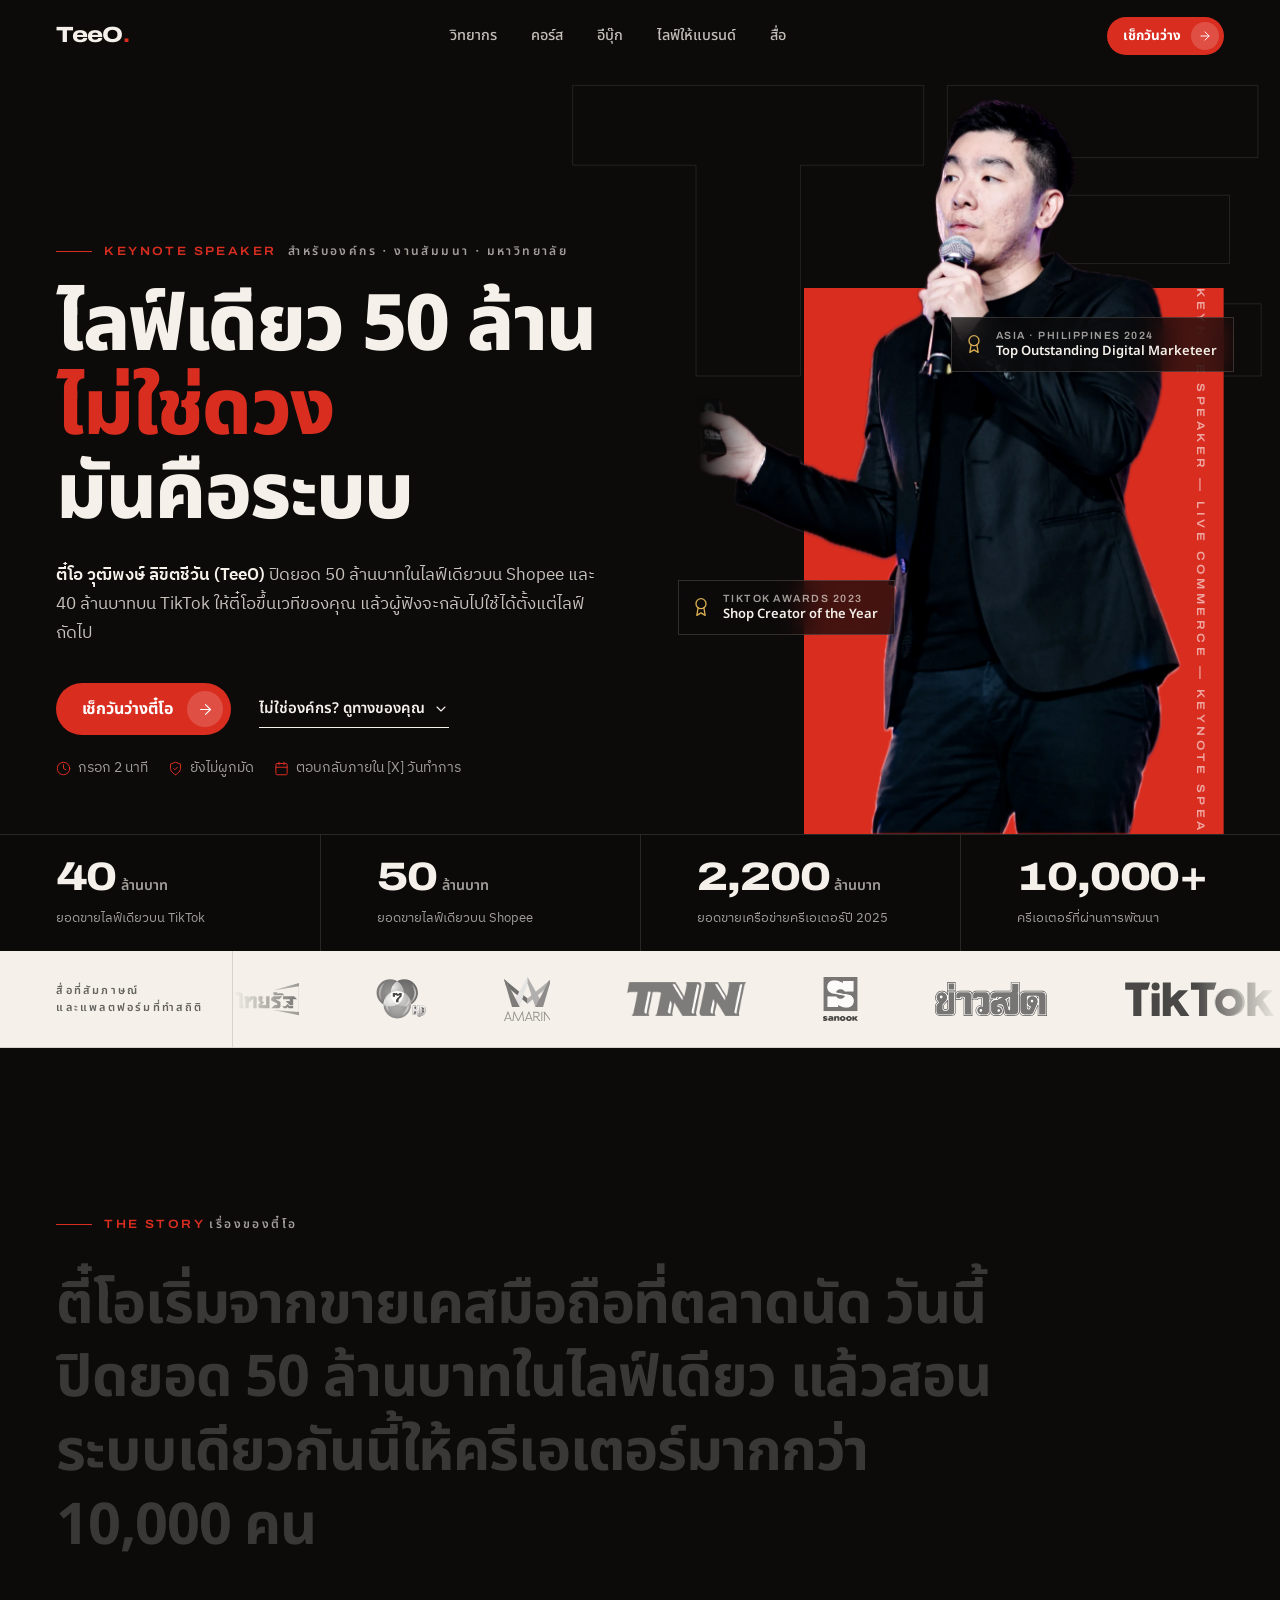
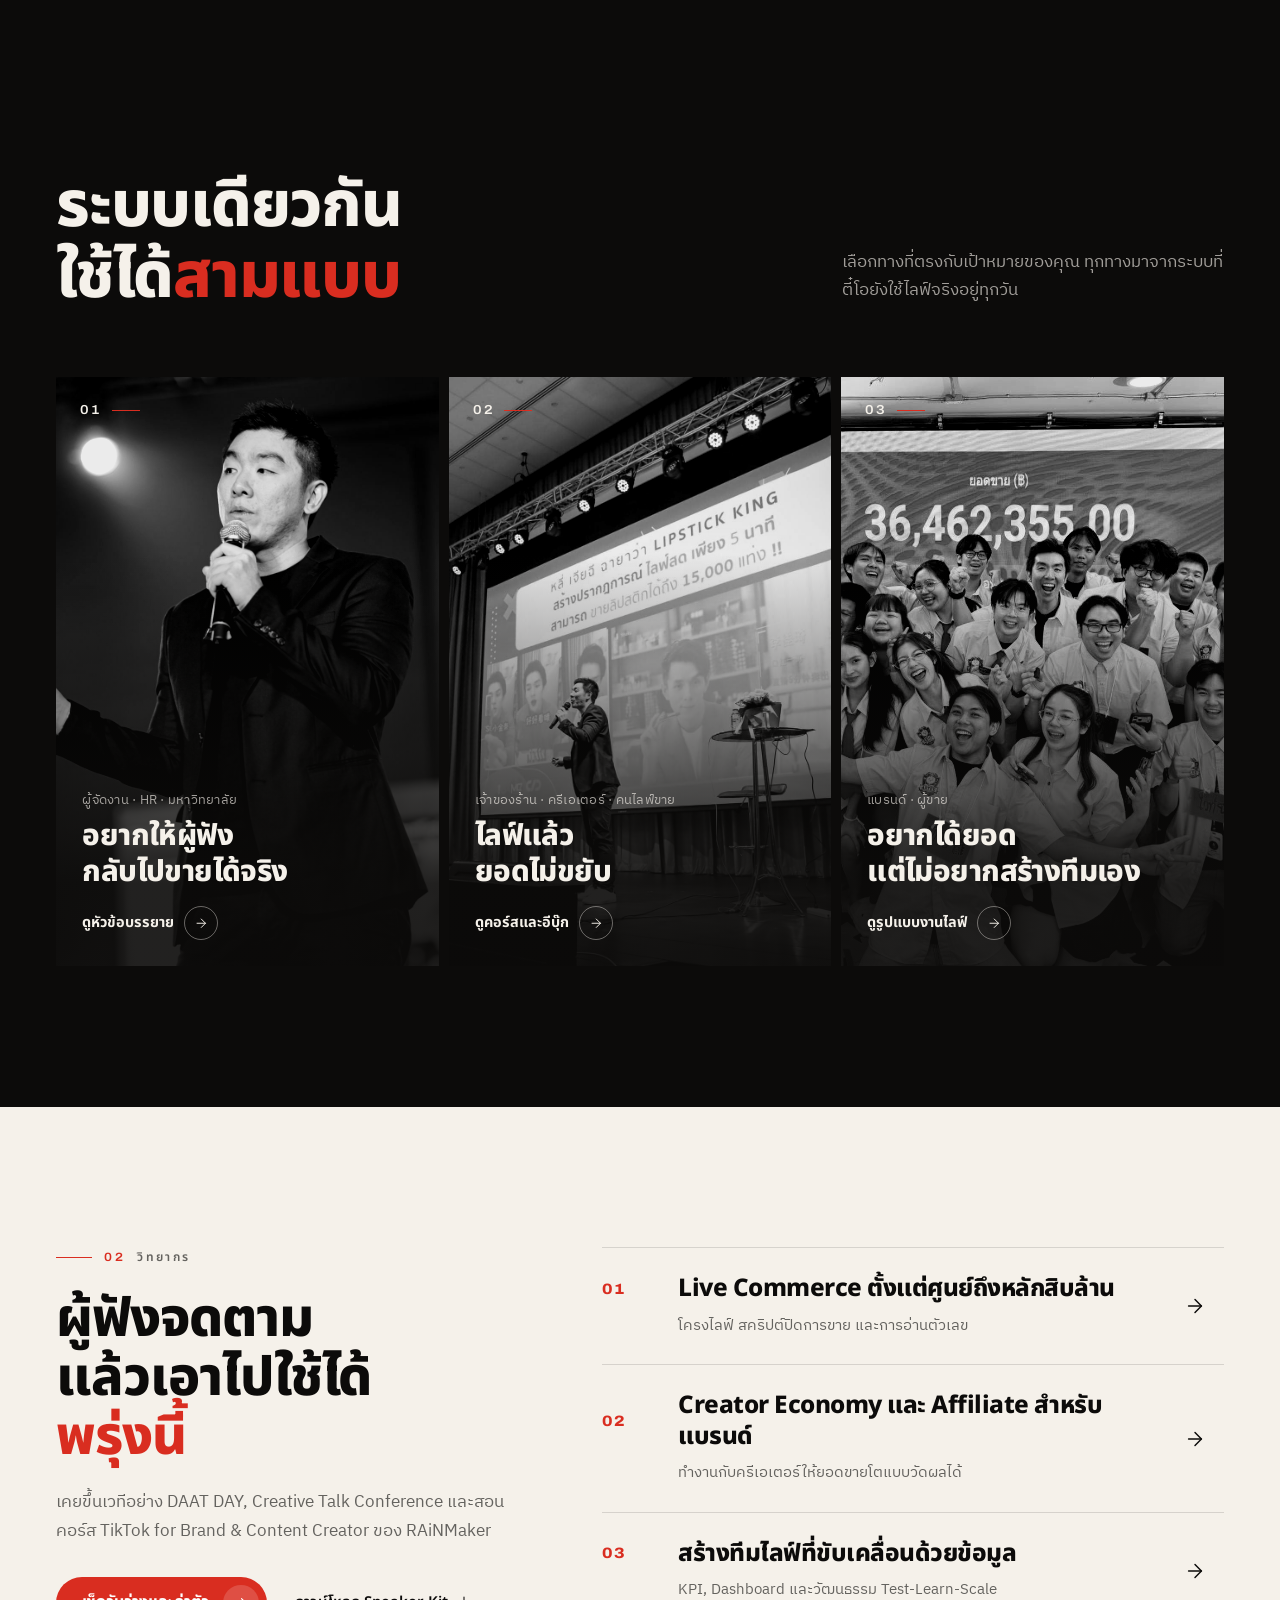
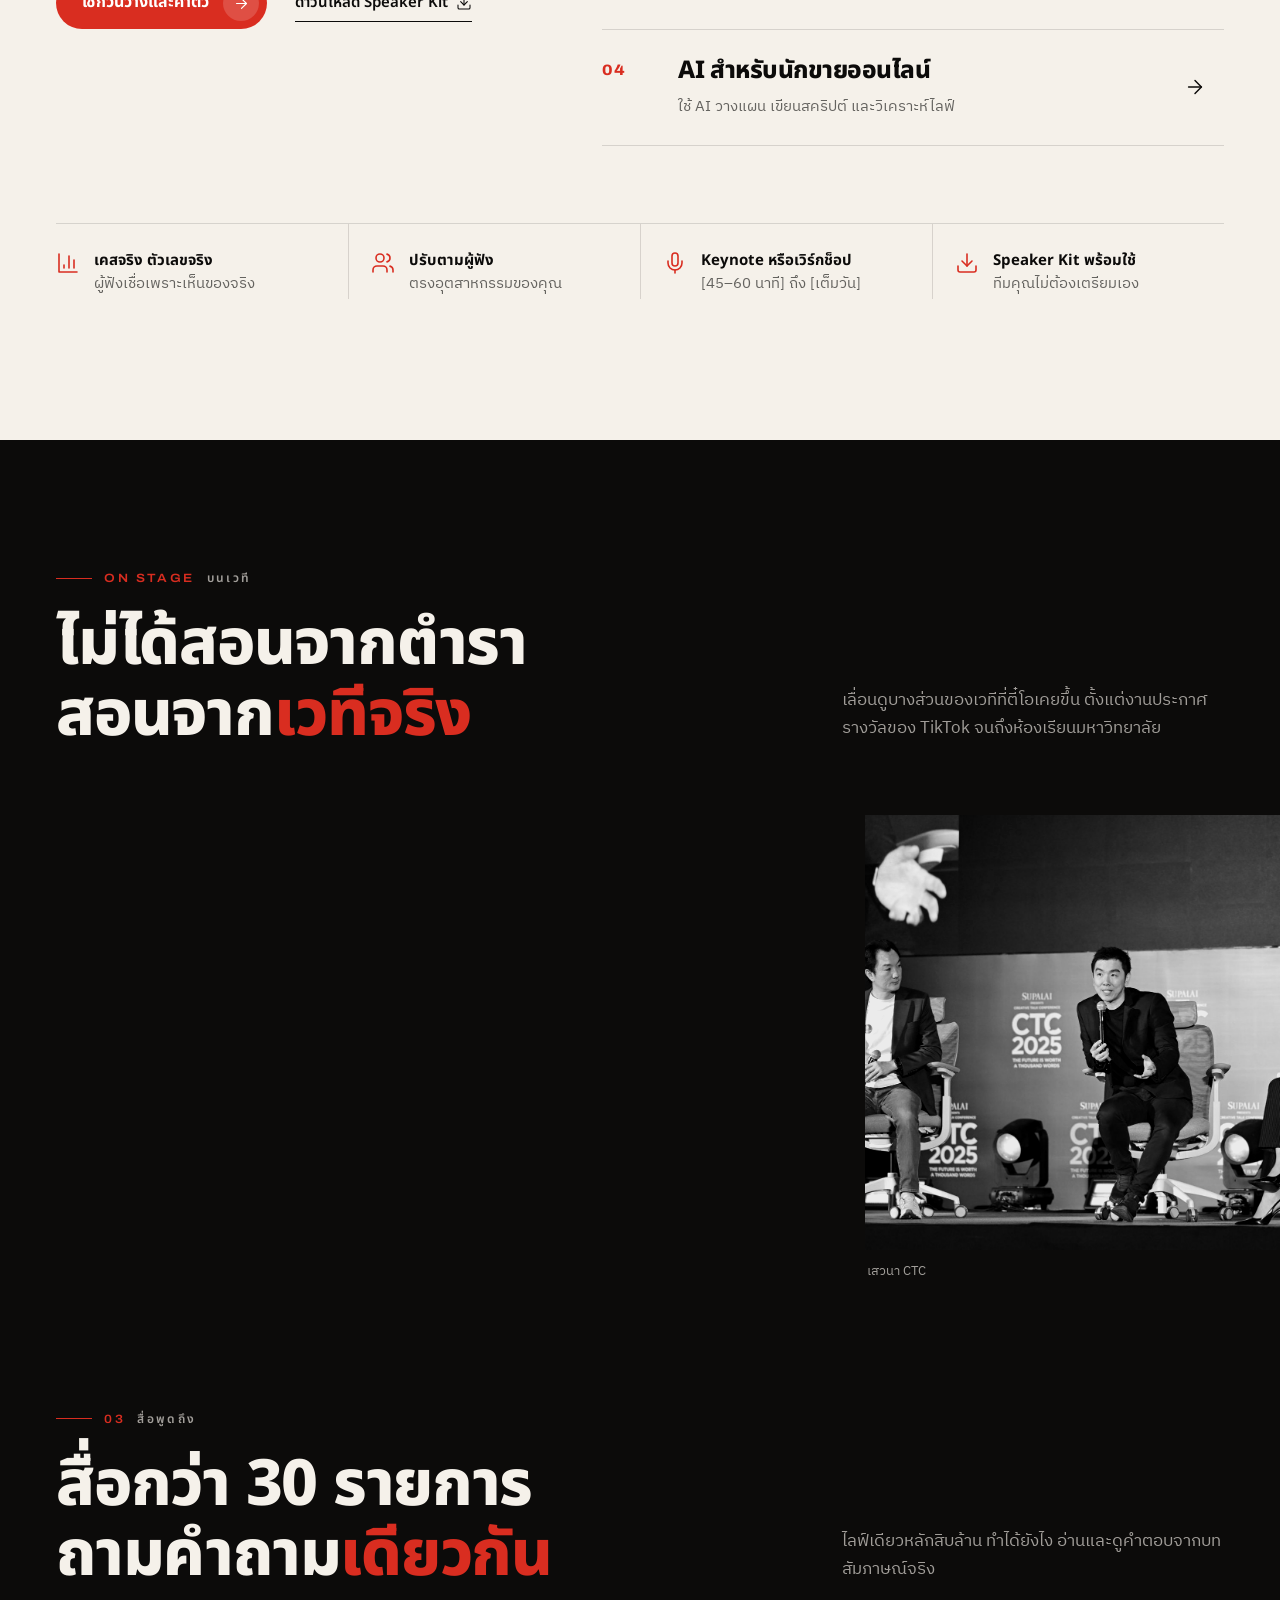
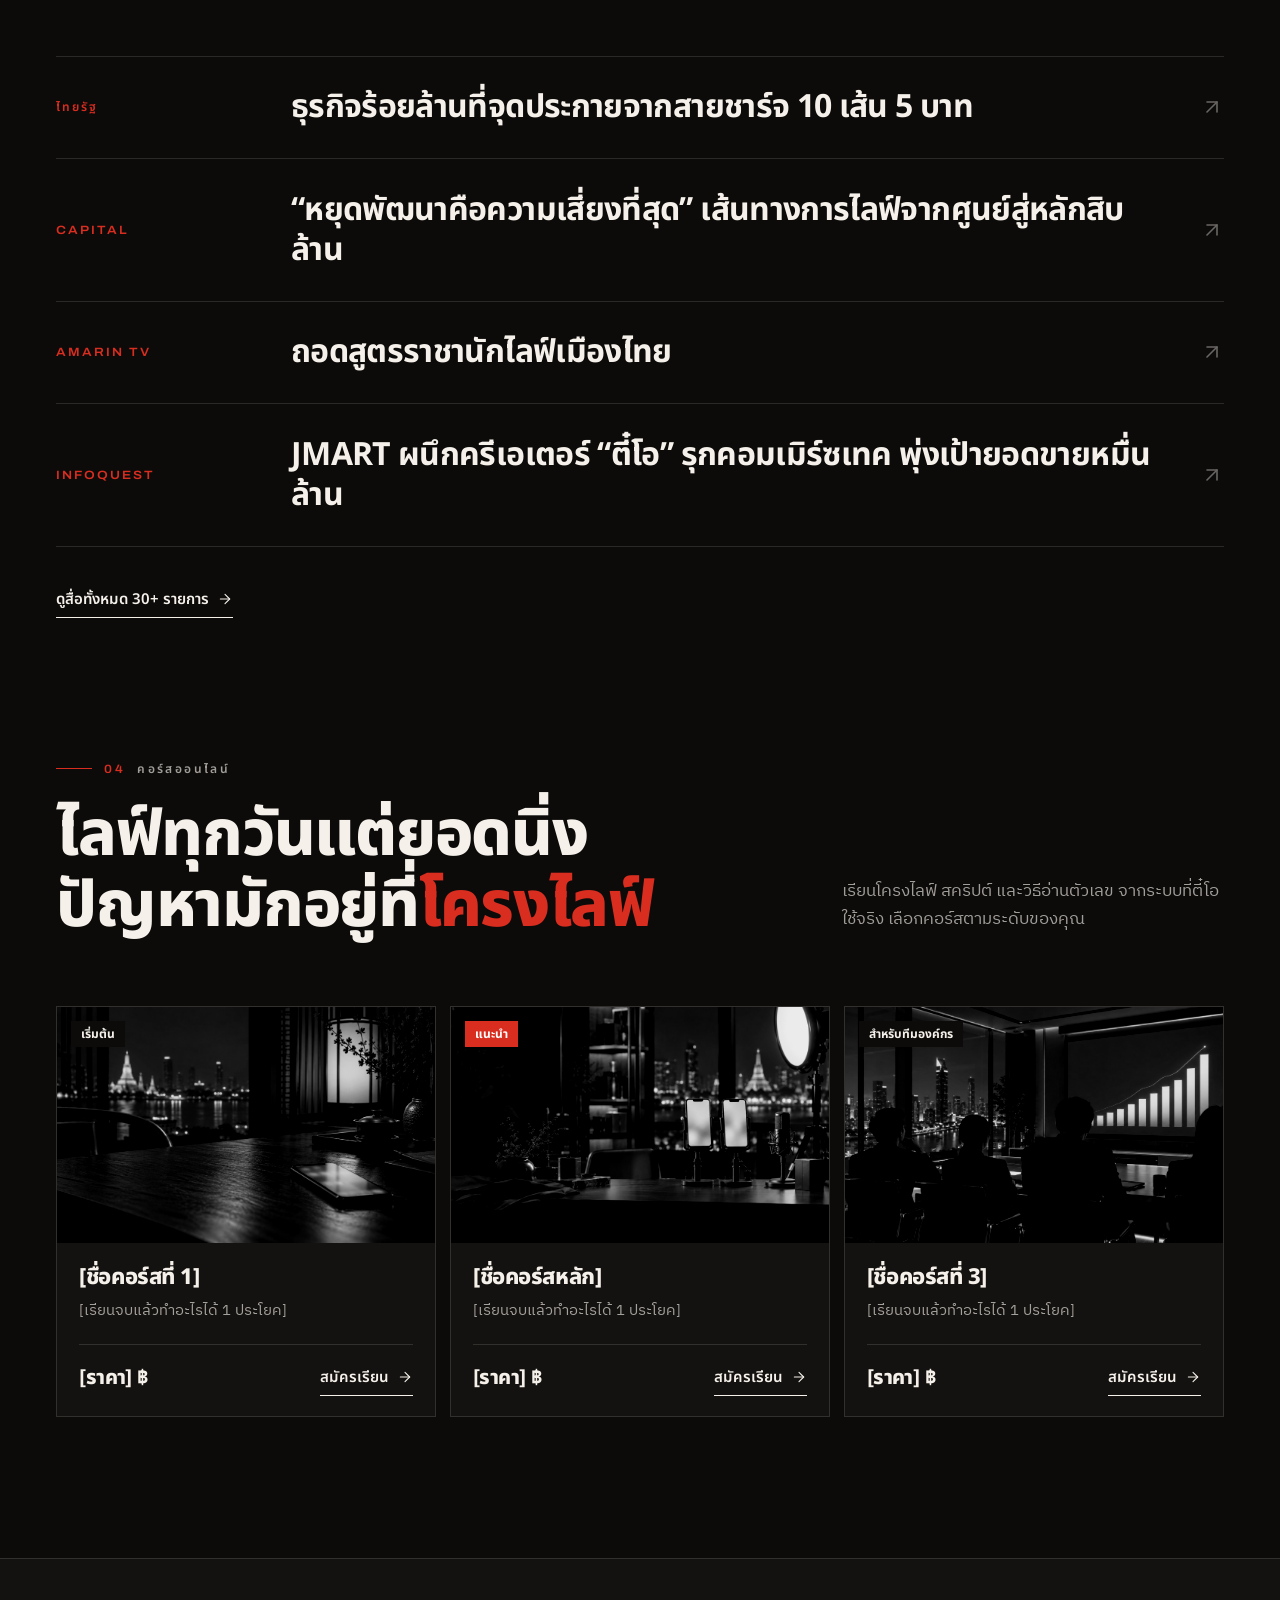
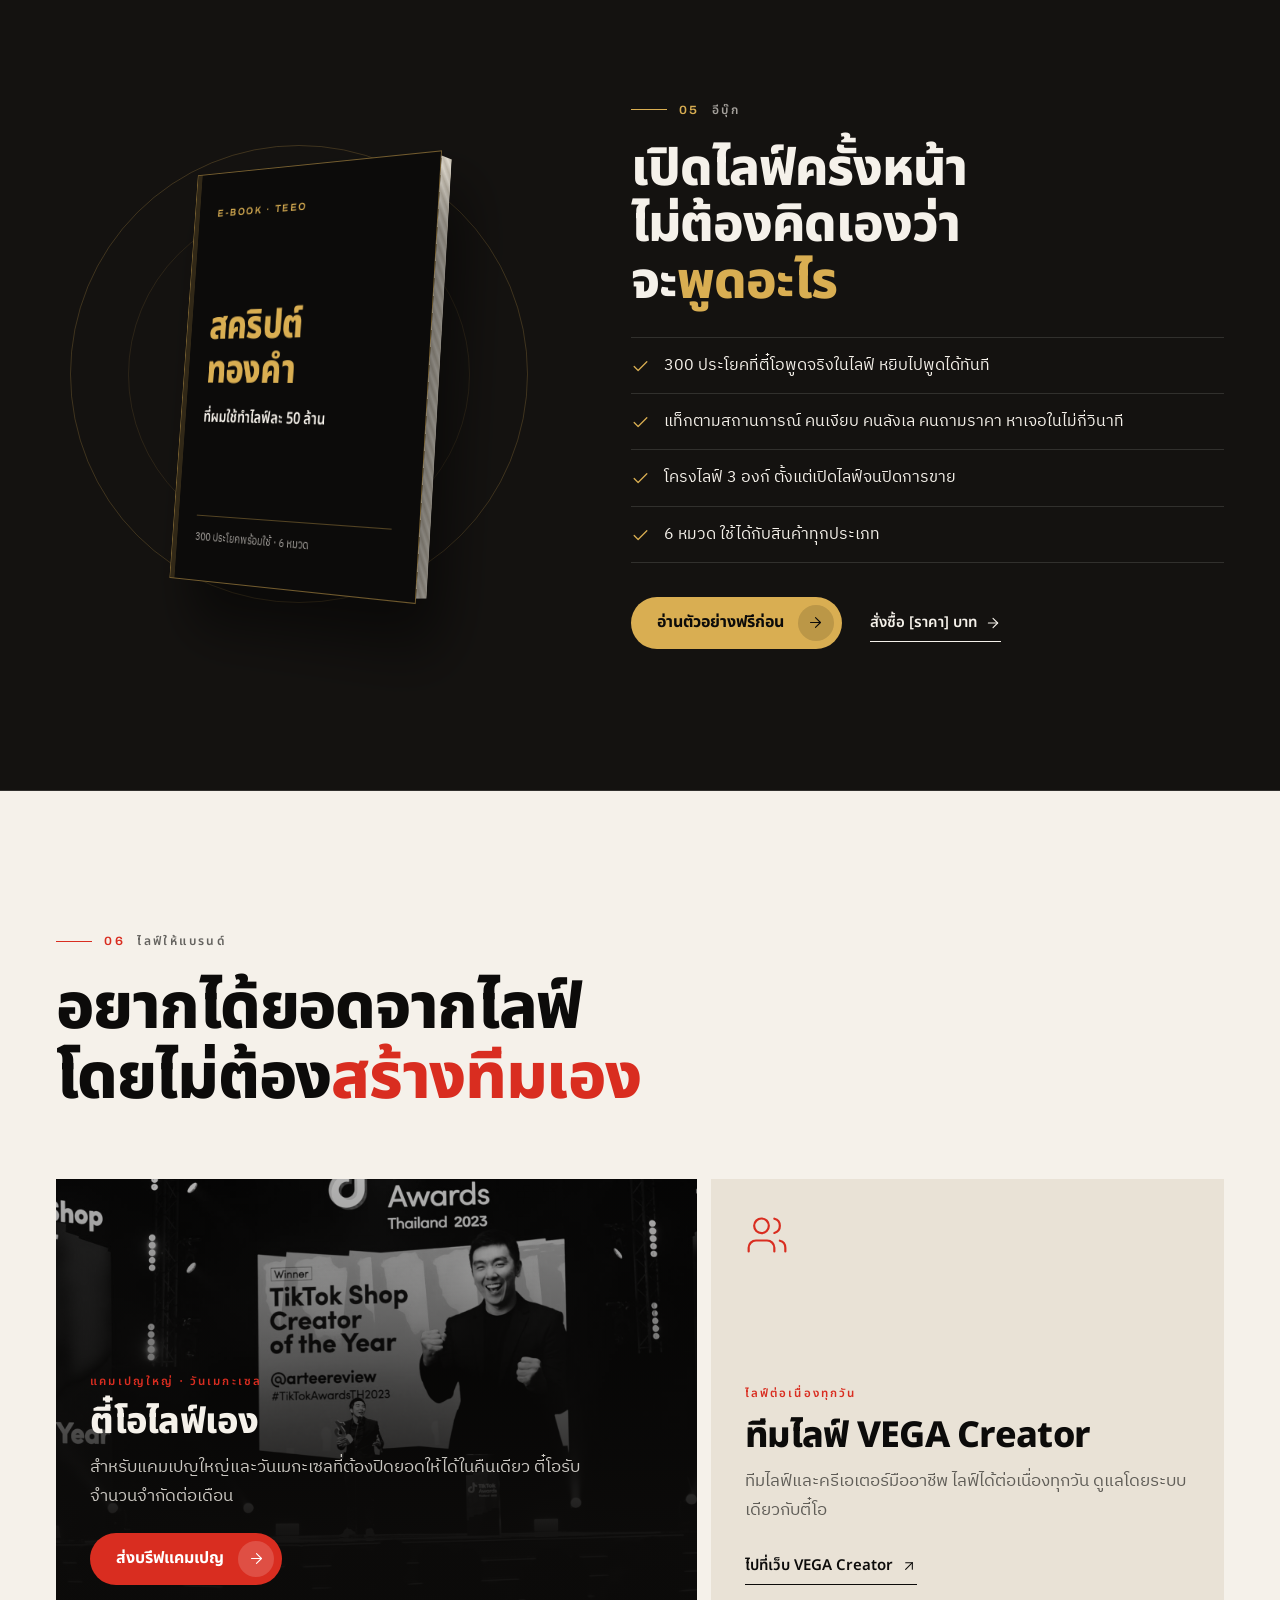
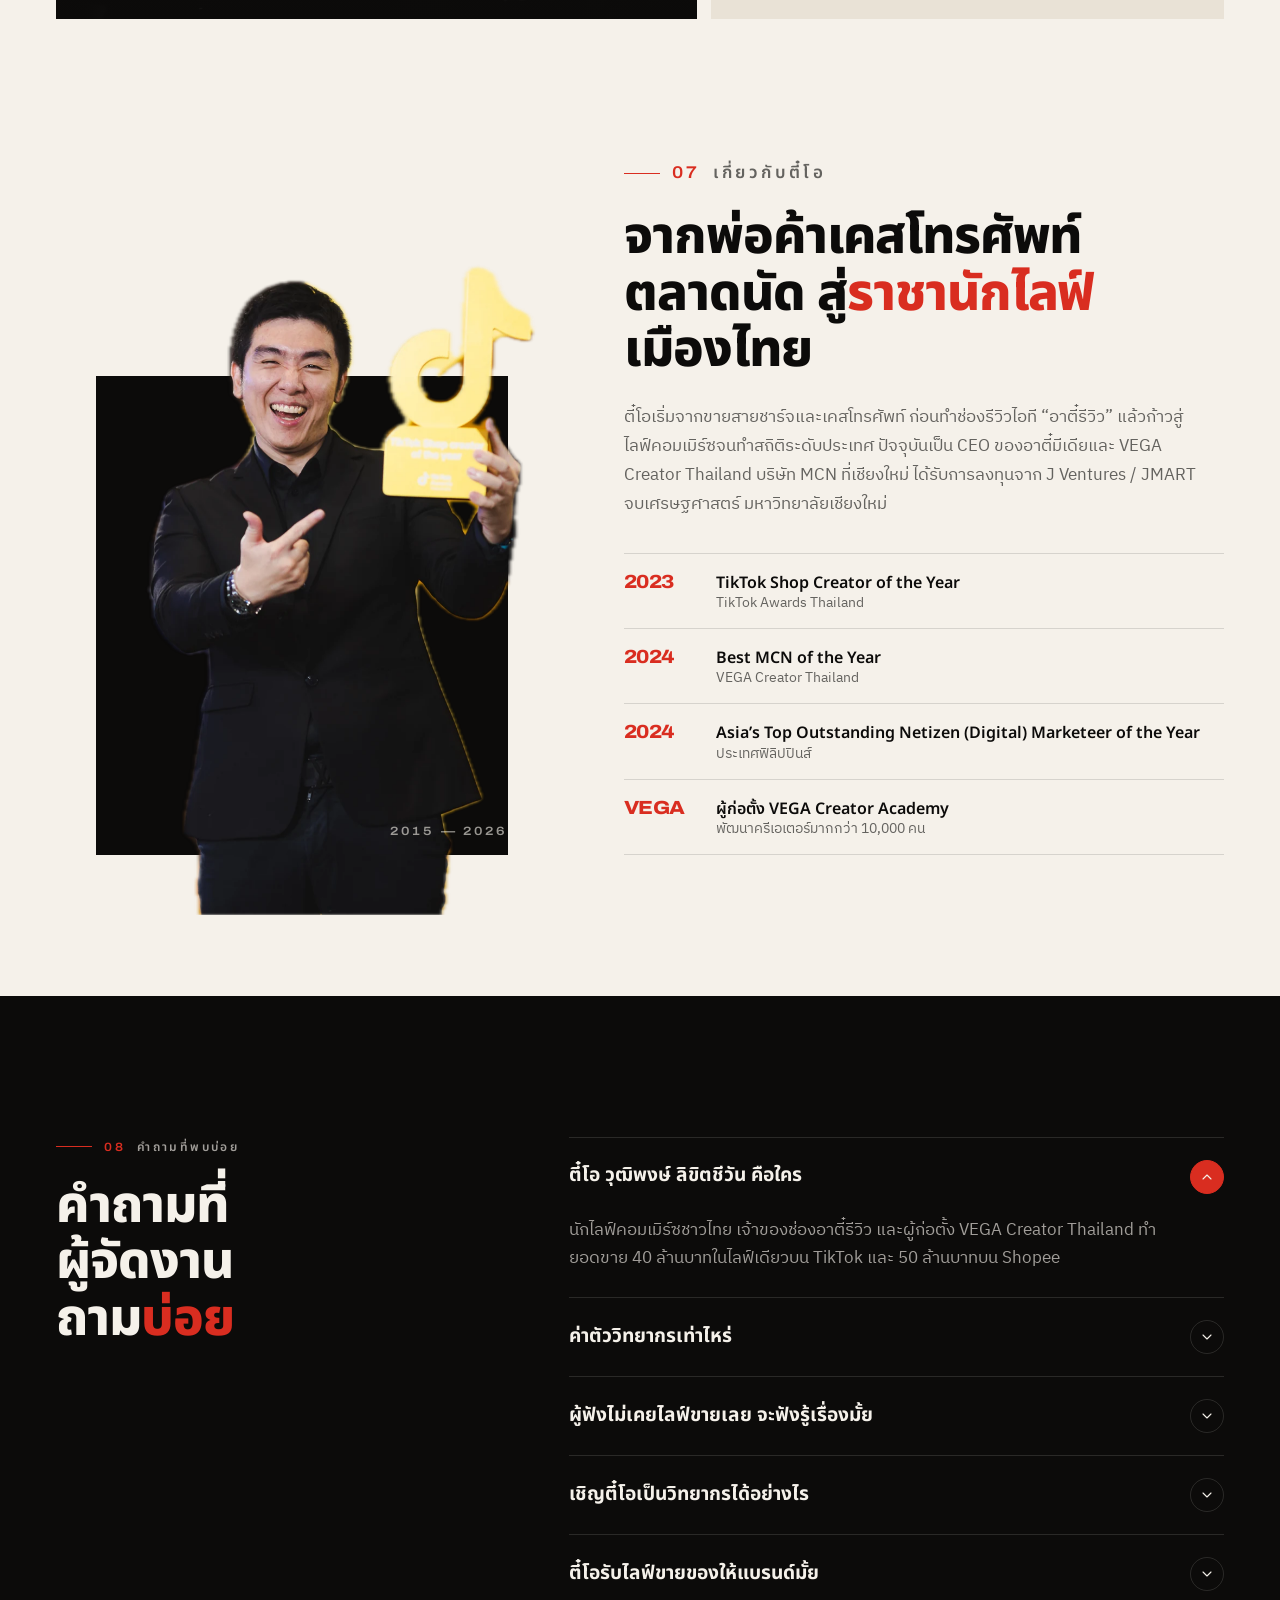
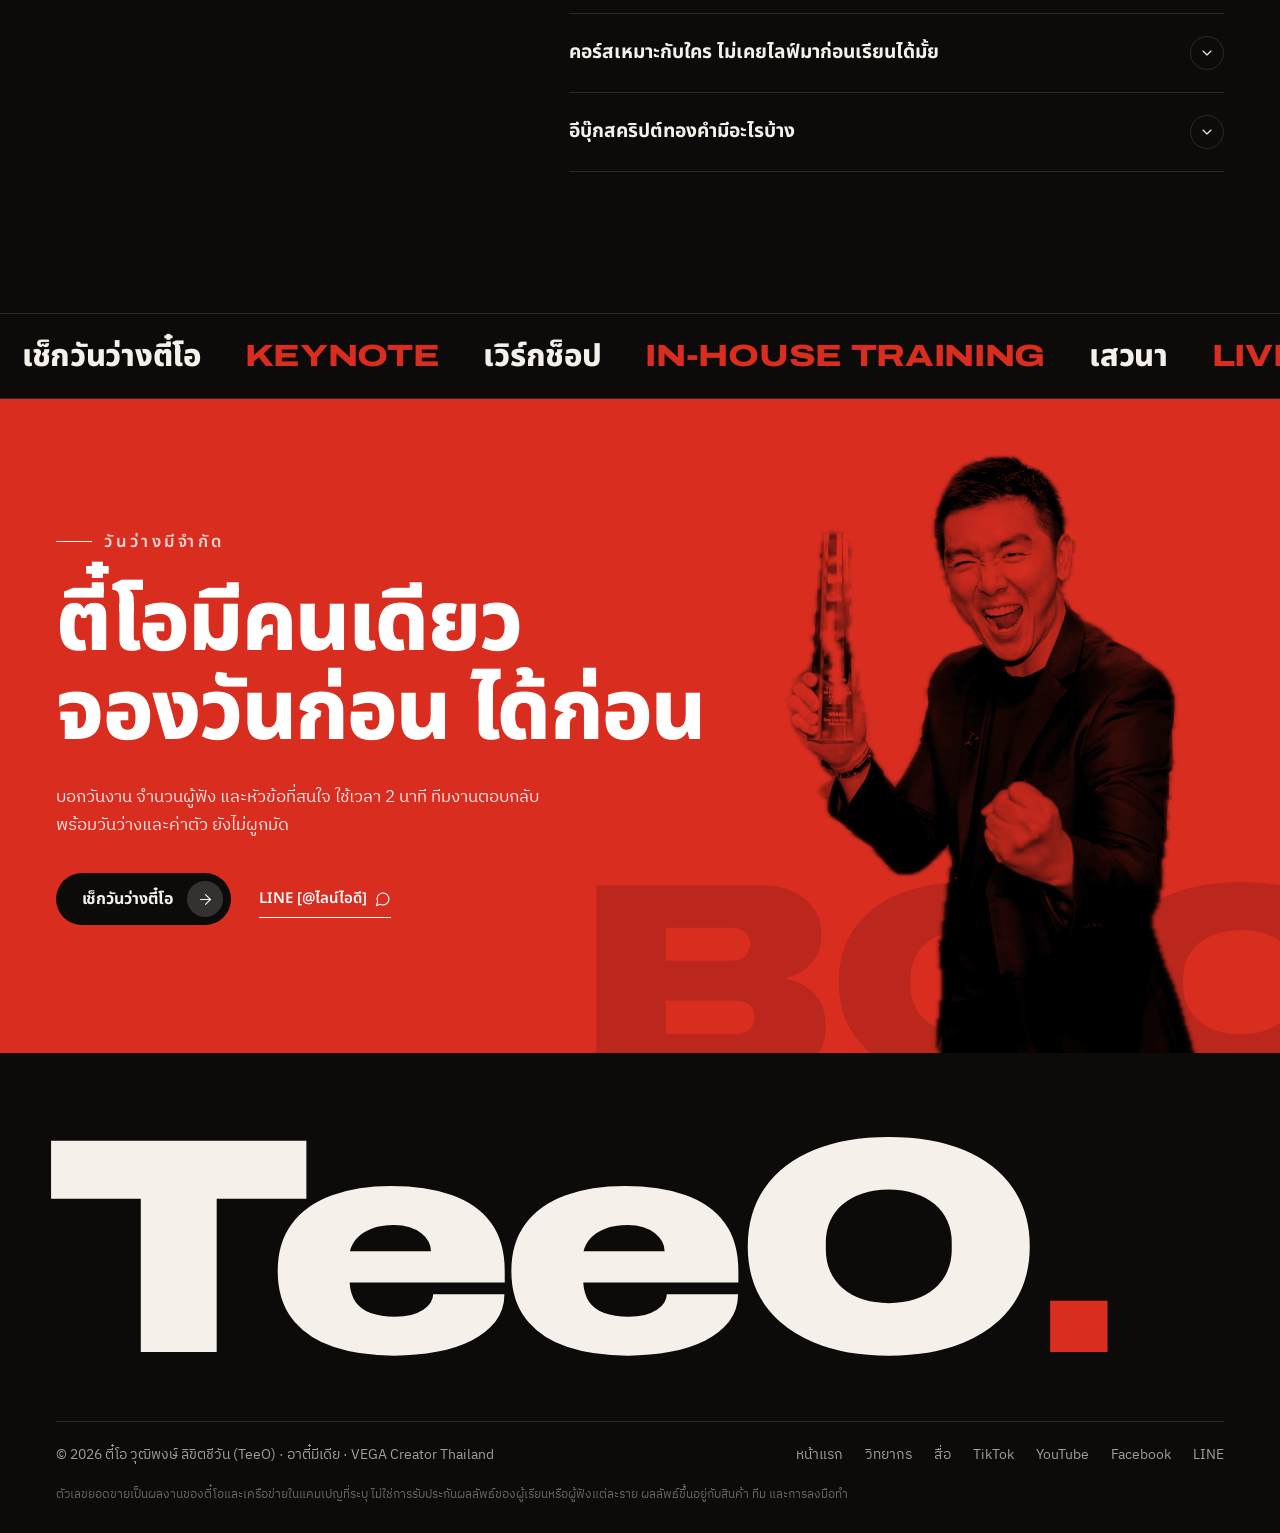
<file: index.html>
<!doctype html>
<html lang="th">
<head>
<meta charset="utf-8">
<meta name="viewport" content="width=device-width, initial-scale=1">
<meta name="robots" content="noindex, nofollow">
<title>ตี๋โอ วุฒิพงษ์ ลิขิตชีวัน (TeeO) | วิทยากรไลฟ์คอมเมิร์ซ ไลฟ์เดียว 40 ล้าน</title>
<meta name="description" content="ตี๋โอ วุฒิพงษ์ ลิขิตชีวัน วิทยากรไลฟ์คอมเมิร์ซ ทำยอดขาย 40 ล้านบาทในไลฟ์เดียวบน TikTok และ 50 ล้านบาทบน Shopee เชิญบรรยาย คอร์สออนไลน์ และอีบุ๊กสคริปต์ไลฟ์">
<link rel="canonical" href="https://[DOMAIN]/">
<meta property="og:type" content="website">
<meta property="og:title" content="ตี๋โอ วุฒิพงษ์ ลิขิตชีวัน (TeeO) | วิทยากรไลฟ์คอมเมิร์ซ ไลฟ์เดียว 40 ล้าน">
<meta property="og:description" content="ตี๋โอ วุฒิพงษ์ ลิขิตชีวัน วิทยากรไลฟ์คอมเมิร์ซ ทำยอดขาย 40 ล้านบาทในไลฟ์เดียวบน TikTok และ 50 ล้านบาทบน Shopee เชิญบรรยาย คอร์สออนไลน์ และอีบุ๊กสคริปต์ไลฟ์">
<meta property="og:url" content="https://[DOMAIN]/">
<meta property="og:image" content="https://[DOMAIN]/assets/og-image.jpg">
<meta property="og:locale" content="th_TH">
<meta name="twitter:card" content="summary_large_image">
<link rel="preconnect" href="https://fonts.googleapis.com">
<link href="https://fonts.googleapis.com/css2?family=Archivo:wdth,wght@62..125,100..900&amp;family=Noto+Sans+Thai:wght@500;600;700;800&amp;family=IBM+Plex+Sans+Thai:wght@400;500;600&amp;display=swap" rel="stylesheet">
<script type="application/ld+json">
{
  "@context": "https://schema.org",
  "@type": "Person",
  "name": "วุฒิพงษ์ ลิขิตชีวัน",
  "alternateName": [
    "ตี๋โอ",
    "TeeO",
    "Wuttipong Likhitcheewan",
    "อาตี๋รีวิว"
  ],
  "jobTitle": "วิทยากรและนักไลฟ์คอมเมิร์ซ, CEO",
  "url": "https://[DOMAIN]/",
  "image": "https://[DOMAIN]/assets/teeo.jpg",
  "worksFor": [
    {
      "@type": "Organization",
      "name": "VEGA Creator Thailand"
    },
    {
      "@type": "Organization",
      "name": "อาตี๋มีเดีย (Artee Media)"
    }
  ],
  "alumniOf": {
    "@type": "CollegeOrUniversity",
    "name": "มหาวิทยาลัยเชียงใหม่"
  },
  "award": [
    "Asia's Top Outstanding Netizen (Digital) Marketeer of the Year 2024",
    "TikTok Shop Creator of the Year 2023",
    "Best MCN of the Year 2024"
  ],
  "knowsAbout": [
    "Live Commerce",
    "TikTok Shop",
    "Shopee Live",
    "Affiliate Marketing",
    "Creator Economy"
  ],
  "sameAs": [
    "[TikTok URL]",
    "[YouTube URL]",
    "[Facebook URL]",
    "https://www.thairath.co.th/money/business_marketing/marketing_trends/2824494",
    "https://www.infoquest.co.th/2024/425379"
  ]
}
</script>
<script type="application/ld+json">
{
  "@context": "https://schema.org",
  "@type": "FAQPage",
  "mainEntity": [
    {
      "@type": "Question",
      "name": "ตี๋โอ วุฒิพงษ์ ลิขิตชีวัน คือใคร",
      "acceptedAnswer": {
        "@type": "Answer",
        "text": "นักไลฟ์คอมเมิร์ซชาวไทย เจ้าของช่องอาตี๋รีวิว และผู้ก่อตั้ง VEGA Creator Thailand ทำยอดขาย 40 ล้านบาทในไลฟ์เดียวบน TikTok และ 50 ล้านบาทบน Shopee"
      }
    },
    {
      "@type": "Question",
      "name": "ผู้ฟังไม่เคยไลฟ์ขายเลย จะฟังรู้เรื่องมั้ย",
      "acceptedAnswer": {
        "@type": "Answer",
        "text": "รู้เรื่องค่ะ ตี๋โอเล่าเป็นภาษาคนทำงานจากเคสจริง ผู้ฟังตั้งแต่นักศึกษาจนถึงผู้บริหารตามได้ และปรับความลึกตามกลุ่มผู้ฟังของคุณได้"
      }
    },
    {
      "@type": "Question",
      "name": "ตี๋โอรับไลฟ์ขายของให้แบรนด์มั้ย",
      "acceptedAnswer": {
        "@type": "Answer",
        "text": "รับทั้งแบบตี๋โอไลฟ์เองสำหรับแคมเปญใหญ่ และแบบทีมไลฟ์จาก VEGA Creator สำหรับไลฟ์ต่อเนื่อง"
      }
    },
    {
      "@type": "Question",
      "name": "อีบุ๊กสคริปต์ทองคำมีอะไรบ้าง",
      "acceptedAnswer": {
        "@type": "Answer",
        "text": "โครงไลฟ์ 3 องก์ และ 300 ประโยคพร้อมใช้ แบ่ง 6 หมวด แท็กตามสถานการณ์ในไลฟ์"
      }
    }
  ]
}
</script>
<script type="application/ld+json">
{
  "@context": "https://schema.org",
  "@type": "Book",
  "name": "สคริปต์ทองคำ ที่ผมใช้ทำไลฟ์ละ 50 ล้าน",
  "author": {
    "@type": "Person",
    "name": "วุฒิพงษ์ ลิขิตชีวัน"
  },
  "bookFormat": "https://schema.org/EBook",
  "inLanguage": "th"
}
</script>
<link rel="stylesheet" href="assets/lux.css">
</head>
<body>
<svg width="0" height="0" style="position:absolute" aria-hidden="true"><symbol id="i-mic" viewBox="0 0 24 24"><path d="M12 2a3 3 0 0 0-3 3v7a3 3 0 0 0 6 0V5a3 3 0 0 0-3-3Z"/><path d="M19 10v2a7 7 0 0 1-14 0v-2"/><path d="M12 19v3"/></symbol><symbol id="i-radio" viewBox="0 0 24 24"><path d="M4.9 19.1C1 15.2 1 8.8 4.9 4.9"/><path d="M7.8 16.2c-2.3-2.3-2.3-6.1 0-8.5"/><circle cx="12" cy="12" r="2"/><path d="M16.2 7.8c2.3 2.3 2.3 6.1 0 8.5"/><path d="M19.1 4.9C23 8.8 23 15.1 19.1 19"/></symbol><symbol id="i-users" viewBox="0 0 24 24"><path d="M16 21v-2a4 4 0 0 0-4-4H6a4 4 0 0 0-4 4v2"/><circle cx="9" cy="7" r="4"/><path d="M22 21v-2a4 4 0 0 0-3-3.87"/><path d="M16 3.13a4 4 0 0 1 0 7.75"/></symbol><symbol id="i-chart" viewBox="0 0 24 24"><path d="M3 3v18h18"/><path d="M18 17V9"/><path d="M13 17V5"/><path d="M8 17v-3"/></symbol><symbol id="i-sparkles" viewBox="0 0 24 24"><path d="m12 3-1.9 5.8a2 2 0 0 1-1.3 1.3L3 12l5.8 1.9a2 2 0 0 1 1.3 1.3L12 21l1.9-5.8a2 2 0 0 1 1.3-1.3L21 12l-5.8-1.9a2 2 0 0 1-1.3-1.3Z"/></symbol><symbol id="i-book" viewBox="0 0 24 24"><path d="M2 3h6a4 4 0 0 1 4 4v14a3 3 0 0 0-3-3H2z"/><path d="M22 3h-6a4 4 0 0 0-4 4v14a3 3 0 0 1 3-3h7z"/></symbol><symbol id="i-clipboard" viewBox="0 0 24 24"><rect width="8" height="4" x="8" y="2" rx="1"/><path d="M16 4h2a2 2 0 0 1 2 2v14a2 2 0 0 1-2 2H6a2 2 0 0 1-2-2V6a2 2 0 0 1 2-2h2"/><path d="M12 11h4"/><path d="M12 16h4"/><path d="M8 11h.01"/><path d="M8 16h.01"/></symbol><symbol id="i-message" viewBox="0 0 24 24"><path d="M7.9 20A9 9 0 1 0 4 16.1L2 22Z"/></symbol><symbol id="i-building" viewBox="0 0 24 24"><path d="M6 22V4a2 2 0 0 1 2-2h8a2 2 0 0 1 2 2v18Z"/><path d="M6 12H4a2 2 0 0 0-2 2v6a2 2 0 0 0 2 2h2"/><path d="M18 9h2a2 2 0 0 1 2 2v9a2 2 0 0 1-2 2h-2"/><path d="M10 6h4"/><path d="M10 10h4"/><path d="M10 14h4"/><path d="M10 18h4"/></symbol><symbol id="i-award" viewBox="0 0 24 24"><circle cx="12" cy="8" r="6"/><path d="M15.477 12.89 17 22l-5-3-5 3 1.523-9.11"/></symbol><symbol id="i-download" viewBox="0 0 24 24"><path d="M21 15v4a2 2 0 0 1-2 2H5a2 2 0 0 1-2-2v-4"/><path d="m7 10 5 5 5-5"/><path d="M12 15V3"/></symbol><symbol id="i-arrow" viewBox="0 0 24 24"><path d="M5 12h14"/><path d="m12 5 7 7-7 7"/></symbol><symbol id="i-out" viewBox="0 0 24 24"><path d="M7 7h10v10"/><path d="M7 17 17 7"/></symbol><symbol id="i-clock" viewBox="0 0 24 24"><circle cx="12" cy="12" r="10"/><path d="M12 6v6l4 2"/></symbol><symbol id="i-shield" viewBox="0 0 24 24"><path d="M12 22s8-4 8-10V5l-8-3-8 3v7c0 6 8 10 8 10"/><path d="m9 12 2 2 4-4"/></symbol><symbol id="i-calendar" viewBox="0 0 24 24"><rect width="18" height="18" x="3" y="4" rx="2"/><path d="M16 2v4"/><path d="M8 2v4"/><path d="M3 10h18"/></symbol><symbol id="i-store" viewBox="0 0 24 24"><path d="m2 7 4.4-4.4A2 2 0 0 1 7.8 2h8.4a2 2 0 0 1 1.4.6L22 7"/><path d="M4 12v8a2 2 0 0 0 2 2h12a2 2 0 0 0 2-2v-8"/><path d="M2 7h20v3a2 2 0 0 1-4 0 2 2 0 0 1-4 0 2 2 0 0 1-4 0 2 2 0 0 1-4 0 2 2 0 0 1-4 0V7"/></symbol><symbol id="i-phone" viewBox="0 0 24 24"><rect width="14" height="20" x="5" y="2" rx="2"/><path d="M12 18h.01"/></symbol><symbol id="i-check" viewBox="0 0 24 24"><path d="M20 6 9 17l-5-5"/></symbol><symbol id="i-down" viewBox="0 0 24 24"><path d="m6 9 6 6 6-6"/></symbol><symbol id="i-play" viewBox="0 0 24 24"><path d="m7 4 13 8-13 8z"/></symbol></svg>
<header class="top">
  <div class="wrap">
    <a class="logo" href="index.html" aria-label="TeeO หน้าแรก">TeeO<b>.</b></a>
    <nav class="nav" aria-label="เมนูหลัก"><a href="speaking.html">วิทยากร</a><a href="index.html#courses">คอร์ส</a><a href="index.html#ebook">อีบุ๊ก</a><a href="index.html#live">ไลฟ์ให้แบรนด์</a><a href="press.html">สื่อ</a></nav>
    <div class="top-r"><a class="btn sm" href="speaking.html#book">เช็กวันว่าง<b><svg class="ic" aria-hidden="true"><use href="#i-arrow"/></svg></b></a><button class="burger" aria-label="เมนู" aria-expanded="false"><span></span></button></div>
  </div>
  <div class="progress"><span></span></div>
</header>
<nav class="sheet" aria-label="เมนูมือถือ"><a href="speaking.html"><small>01</small>วิทยากร</a><a href="index.html#courses"><small>02</small>คอร์ส</a><a href="index.html#ebook"><small>03</small>อีบุ๊ก</a><a href="index.html#live"><small>04</small>ไลฟ์ให้แบรนด์</a><a href="press.html"><small>05</small>สื่อ</a></nav>
<main>
<section class="hero">
  <div class="hero-word" aria-hidden="true">TEEO — LIVE</div>
  <div class="wrap hero-grid">
    <div class="hero-copy">
      <p class="kick"><i>Keynote speaker</i> สำหรับองค์กร · งานสัมมนา · มหาวิทยาลัย</p>
      <h1><span>ไลฟ์เดียว 50 ล้าน</span><span><em>ไม่ใช่ดวง</em></span><span>มันคือระบบ</span></h1>
      <p class="lead"><strong>ตี๋โอ วุฒิพงษ์ ลิขิตชีวัน (TeeO)</strong> ปิดยอด 50 ล้านบาทในไลฟ์เดียวบน Shopee และ 40 ล้านบาทบน TikTok ให้ตี๋โอขึ้นเวทีของคุณ แล้วผู้ฟังจะกลับไปใช้ได้ตั้งแต่ไลฟ์ถัดไป</p>
      <div class="cta"><a class="btn " href="speaking.html#book">เช็กวันว่างตี๋โอ<b><svg class="ic" aria-hidden="true"><use href="#i-arrow"/></svg></b></a><a class="link" href="#paths">ไม่ใช่องค์กร? ดูทางของคุณ<svg class="ic" aria-hidden="true"><use href="#i-down"/></svg></a></div>
      <div class="assure"><span><svg class="ic" aria-hidden="true"><use href="#i-clock"/></svg>กรอก 2 นาที</span><span><svg class="ic" aria-hidden="true"><use href="#i-shield"/></svg>ยังไม่ผูกมัด</span><span><svg class="ic" aria-hidden="true"><use href="#i-calendar"/></svg>ตอบกลับภายใน [X] วันทำการ</span></div>
    </div>
    <div class="hero-fig">
      <div class="hero-panel"></div>
      <img src="assets/cut/teeo-stage.webp" width="984" height="1500" alt="ตี๋โอ วุฒิพงษ์ ลิขิตชีวัน ถือไมค์บรรยายบนเวที" fetchpriority="high">
      <div class="chip c1"><svg class="ic" aria-hidden="true"><use href="#i-award"/></svg><span><small>TIKTOK AWARDS 2023</small>Shop Creator of the Year</span></div>
      <div class="chip c2"><svg class="ic" aria-hidden="true"><use href="#i-award"/></svg><span><small>ASIA · PHILIPPINES 2024</small>Top Outstanding Digital Marketeer</span></div>
    </div>
  </div>
  <div class="hstats" aria-label="ตัวเลขทางการ"><div><b class="num" data-count>40<small>ล้านบาท</small></b><span>ยอดขายไลฟ์เดียวบน TikTok</span></div><div><b class="num" data-count>50<small>ล้านบาท</small></b><span>ยอดขายไลฟ์เดียวบน Shopee</span></div><div><b class="num" data-count>2,200<small>ล้านบาท</small></b><span>ยอดขายเครือข่ายครีเอเตอร์ปี 2025</span></div><div><b class="num" data-count>10,000+</b><span>ครีเอเตอร์ที่ผ่านการพัฒนา</span></div></div>
</section>

<section class="logos" aria-label="สื่อและแพลตฟอร์ม"><p>สื่อที่สัมภาษณ์<br>และแพลตฟอร์มที่ทำสถิติ</p><div class="mq"><ul><li><img src="assets/logos/thairath.svg" alt="ไทยรัฐ" class="" loading="lazy"></li><li><img src="assets/logos/ch7.svg" alt="ช่อง 7" class="t" loading="lazy"></li><li><img src="assets/logos/amarin.svg" alt="Amarin TV" class="t" loading="lazy"></li><li><img src="assets/logos/tnn.png" alt="TNN" class="" loading="lazy"></li><li><img src="assets/logos/sanook.svg" alt="Sanook" class="t" loading="lazy"></li><li><img src="assets/logos/khaosod.svg" alt="ข่าวสด" class="" loading="lazy"></li><li><img src="assets/logos/tiktok.svg" alt="TikTok" class="" loading="lazy"></li><li><img src="assets/logos/shopee.svg" alt="Shopee" class="t" loading="lazy"></li><li aria-hidden="true"><img src="assets/logos/thairath.svg" alt="" class="" loading="lazy"></li><li aria-hidden="true"><img src="assets/logos/ch7.svg" alt="" class="t" loading="lazy"></li><li aria-hidden="true"><img src="assets/logos/amarin.svg" alt="" class="t" loading="lazy"></li><li aria-hidden="true"><img src="assets/logos/tnn.png" alt="" class="" loading="lazy"></li><li aria-hidden="true"><img src="assets/logos/sanook.svg" alt="" class="t" loading="lazy"></li><li aria-hidden="true"><img src="assets/logos/khaosod.svg" alt="" class="" loading="lazy"></li><li aria-hidden="true"><img src="assets/logos/tiktok.svg" alt="" class="" loading="lazy"></li><li aria-hidden="true"><img src="assets/logos/shopee.svg" alt="" class="t" loading="lazy"></li></ul></div></section>

<section class="state">
  <div class="wrap">
    <p class="kick"><i>The story</i> เรื่องของตี๋โอ</p>
    <p><span class="">ตี๋โอเริ่มจาก</span><span class="">ขายเคสมือถือ</span><span class="">ที่ตลาดนัด </span><span class="">วันนี้ปิดยอด </span><span class="r">50 ล้านบาท</span><span class="r">ในไลฟ์เดียว </span><span class="">แล้วสอนระบบเดียวกันนี้</span><span class="">ให้ครีเอเตอร์</span><span class="r">มากกว่า 10,000 คน</span></p>
  </div>
</section>

<section class="sec" id="paths" style="padding-top:0">
  <div class="wrap">
    <div class="head"><div><p class="kick"><i>01</i> คุณคือใคร</p><h2 class="h2">ระบบเดียวกัน<br>ใช้ได้<em>สามแบบ</em></h2></div><p class="mut">เลือกทางที่ตรงกับเป้าหมายของคุณ ทุกทางมาจากระบบที่ตี๋โอยังใช้ไลฟ์จริงอยู่ทุกวัน</p></div>
    <div class="paths">
      <a class="path" href="speaking.html"><img class="grade" src="assets/photos/path-speaking.jpg" width="1120" height="1400" alt="ตี๋โอ วุฒิพงษ์ ลิขิตชีวัน บรรยายบนเวที" loading="lazy"><span class="path-n num">01</span><div class="path-b"><small>ผู้จัดงาน · HR · มหาวิทยาลัย</small><h3>อยากให้ผู้ฟัง<br>กลับไปขายได้จริง</h3><p>Keynote และเวิร์กช็อปที่เล่าจากหน้าไลฟ์จริง พร้อมตัวเลขจริง ไม่ใช่ทฤษฎี</p><span class="go">ดูหัวข้อบรรยาย<b><svg class="ic" aria-hidden="true"><use href="#i-arrow"/></svg></b></span></div></a>
      <a class="path" href="#courses"><img class="grade" src="assets/photos/path-learn.jpg" width="1092" height="1365" alt="ตี๋โอ วุฒิพงษ์ ลิขิตชีวัน สอนที่ VEGA Creator Academy" loading="lazy"><span class="path-n num">02</span><div class="path-b"><small>เจ้าของร้าน · ครีเอเตอร์ · คนไลฟ์ขาย</small><h3>ไลฟ์แล้ว<br>ยอดไม่ขยับ</h3><p>เรียนโครงไลฟ์และสคริปต์ปิดการขายชุดเดียวกับที่ใช้ทำไลฟ์หลักสิบล้าน</p><span class="go">ดูคอร์สและอีบุ๊ก<b><svg class="ic" aria-hidden="true"><use href="#i-arrow"/></svg></b></span></div></a>
      <a class="path" href="#live"><img class="grade" src="assets/photos/path-live.jpg" width="844" height="1055" alt="ทีมไลฟ์ของตี๋โอฉลองยอดขายไลฟ์บน Shopee" loading="lazy"><span class="path-n num">03</span><div class="path-b"><small>แบรนด์ · ผู้ขาย</small><h3>อยากได้ยอด<br>แต่ไม่อยากสร้างทีมเอง</h3><p>ให้ตี๋โอไลฟ์เองในแคมเปญใหญ่ หรือให้ทีม VEGA Creator ไลฟ์แทนทุกวัน</p><span class="go">ดูรูปแบบงานไลฟ์<b><svg class="ic" aria-hidden="true"><use href="#i-arrow"/></svg></b></span></div></a>
    </div>
  </div>
</section>

<section class="sec paper" id="speaking">
  <div class="wrap">
    <div class="speak">
      <div class="speak-l">
        <p class="kick"><i>02</i> วิทยากร</p>
        <h2 class="h2">ผู้ฟังจดตาม<br>แล้วเอาไปใช้ได้<br><em>พรุ่งนี้</em></h2>
        <p class="lead mut" style="color:var(--muteL)">เคยขึ้นเวทีอย่าง DAAT DAY, Creative Talk Conference และสอนคอร์ส TikTok for Brand &amp; Content Creator ของ RAiNMaker</p>
        <div class="cta"><a class="btn " href="speaking.html#book">เช็กวันว่างและค่าตัว<b><svg class="ic" aria-hidden="true"><use href="#i-arrow"/></svg></b></a><a class="link" href="#">ดาวน์โหลด Speaker Kit<svg class="ic" aria-hidden="true"><use href="#i-download"/></svg></a></div>
      </div>
      <div class="trows"><a class="trow" href="speaking.html#topics"><b class="num">01</b><h3>Live Commerce ตั้งแต่ศูนย์ถึงหลักสิบล้าน</h3><svg class="ic" aria-hidden="true"><use href="#i-arrow"/></svg><p>โครงไลฟ์ สคริปต์ปิดการขาย และการอ่านตัวเลข</p></a><a class="trow" href="speaking.html#topics"><b class="num">02</b><h3>Creator Economy และ Affiliate สำหรับแบรนด์</h3><svg class="ic" aria-hidden="true"><use href="#i-arrow"/></svg><p>ทำงานกับครีเอเตอร์ให้ยอดขายโตแบบวัดผลได้</p></a><a class="trow" href="speaking.html#topics"><b class="num">03</b><h3>สร้างทีมไลฟ์ที่ขับเคลื่อนด้วยข้อมูล</h3><svg class="ic" aria-hidden="true"><use href="#i-arrow"/></svg><p>KPI, Dashboard และวัฒนธรรม Test-Learn-Scale</p></a><a class="trow" href="speaking.html#topics"><b class="num">04</b><h3>AI สำหรับนักขายออนไลน์</h3><svg class="ic" aria-hidden="true"><use href="#i-arrow"/></svg><p>ใช้ AI วางแผน เขียนสคริปต์ และวิเคราะห์ไลฟ์</p></a></div>
    </div>
    <div class="deliver"><div><svg class="ic" aria-hidden="true"><use href="#i-chart"/></svg><span><b>เคสจริง ตัวเลขจริง</b><span class="mut">ผู้ฟังเชื่อเพราะเห็นของจริง</span></span></div><div><svg class="ic" aria-hidden="true"><use href="#i-users"/></svg><span><b>ปรับตามผู้ฟัง</b><span class="mut">ตรงอุตสาหกรรมของคุณ</span></span></div><div><svg class="ic" aria-hidden="true"><use href="#i-mic"/></svg><span><b>Keynote หรือเวิร์กช็อป</b><span class="mut">[45–60 นาที] ถึง [เต็มวัน]</span></span></div><div><svg class="ic" aria-hidden="true"><use href="#i-download"/></svg><span><b>Speaker Kit พร้อมใช้</b><span class="mut">ทีมคุณไม่ต้องเตรียมเอง</span></span></div></div>
  </div>
</section>

<section class="film" aria-label="ภาพบนเวที">
  <div class="wrap"><div class="head"><div><p class="kick"><i>On stage</i> บนเวที</p><h2 class="h2">ไม่ได้สอนจากตำรา<br>สอนจาก<em>เวทีจริง</em></h2></div><p class="mut">เลื่อนดูบางส่วนของเวทีที่ตี๋โอเคยขึ้น ตั้งแต่งานประกาศรางวัลของ TikTok จนถึงห้องเรียนมหาวิทยาลัย</p></div></div>
  <div class="film-track"><figure class="frame "><img class="grade" src="assets/photos/hero-awards.jpg" width="2000" height="1125" alt="ตี๋โอ วุฒิพงษ์ ลิขิตชีวัน — TikTok Awards Thailand" loading="lazy"><figcaption><span>TikTok Awards Thailand</span><b>2023</b></figcaption></figure><figure class="frame tall"><img class="grade" src="assets/photos/path-speaking.jpg" width="1120" height="1400" alt="ตี๋โอ วุฒิพงษ์ ลิขิตชีวัน — บรรยายบนเวทีใหญ่" loading="lazy"><figcaption><span>บรรยายบนเวทีใหญ่</span><b>2024</b></figcaption></figure><figure class="frame "><img class="grade" src="assets/photos/press-hero.jpg" width="2000" height="1125" alt="ตี๋โอ วุฒิพงษ์ ลิขิตชีวัน — เสวนา CTC" loading="lazy"><figcaption><span>เสวนา CTC</span><b>2025</b></figcaption></figure><figure class="frame "><img class="grade" src="assets/photos/stage-panel.jpg" width="1400" height="1050" alt="ตี๋โอ วุฒิพงษ์ ลิขิตชีวัน — เวทีเสวนาครีเอเตอร์" loading="lazy"><figcaption><span>เวทีเสวนาครีเอเตอร์</span><b>2024</b></figcaption></figure><figure class="frame "><img class="grade" src="assets/photos/class-cmu.jpg" width="1600" height="900" alt="ตี๋โอ วุฒิพงษ์ ลิขิตชีวัน — สอนที่มหาวิทยาลัยเชียงใหม่" loading="lazy"><figcaption><span>สอนที่มหาวิทยาลัยเชียงใหม่</span><b>VEGA Academy</b></figcaption></figure><figure class="frame "><img class="grade" src="assets/photos/speaking-hero.jpg" width="2000" height="1125" alt="ตี๋โอ วุฒิพงษ์ ลิขิตชีวัน — TikTok Shop Tech Playground" loading="lazy"><figcaption><span>TikTok Shop Tech Playground</span><b>2026</b></figcaption></figure><figure class="frame "><img class="grade" src="assets/photos/stage-talk.jpg" width="1400" height="1050" alt="ตี๋โอ วุฒิพงษ์ ลิขิตชีวัน — บรรยายผลงานไลฟ์คอมเมิร์ซ" loading="lazy"><figcaption><span>บรรยายผลงานไลฟ์คอมเมิร์ซ</span><b>2024</b></figcaption></figure></div>
</section>

<section class="sec" id="press" style="padding-top:0">
  <div class="wrap">
    <div class="head"><div><p class="kick"><i>03</i> สื่อพูดถึง</p><h2 class="h2">สื่อกว่า 30 รายการ<br>ถามคำถาม<em>เดียวกัน</em></h2></div><p class="mut">ไลฟ์เดียวหลักสิบล้าน ทำได้ยังไง อ่านและดูคำตอบจากบทสัมภาษณ์จริง</p></div>
    <div class="said"><a href="https://www.thairath.co.th/money/business_marketing/marketing_trends/2824494" target="_blank" rel="noopener"><small>ไทยรัฐ</small><h3>ธุรกิจร้อยล้านที่จุดประกายจากสายชาร์จ 10 เส้น 5 บาท</h3><svg class="ic" aria-hidden="true"><use href="#i-out"/></svg></a><a href="https://capitalread.co/arteereview" target="_blank" rel="noopener"><small>Capital</small><h3>“หยุดพัฒนาคือความเสี่ยงที่สุด” เส้นทางการไลฟ์จากศูนย์สู่หลักสิบล้าน</h3><svg class="ic" aria-hidden="true"><use href="#i-out"/></svg></a><a href="https://www.amarintv.com/spotlight/business-marketing/52440" target="_blank" rel="noopener"><small>Amarin TV</small><h3>ถอดสูตรราชานักไลฟ์เมืองไทย</h3><svg class="ic" aria-hidden="true"><use href="#i-out"/></svg></a><a href="https://www.infoquest.co.th/2024/425379" target="_blank" rel="noopener"><small>InfoQuest</small><h3>JMART ผนึกครีเอเตอร์ “ตี๋โอ” รุกคอมเมิร์ซเทค พุ่งเป้ายอดขายหมื่นล้าน</h3><svg class="ic" aria-hidden="true"><use href="#i-out"/></svg></a></div>
    <div class="cta"><a class="link" href="press.html">ดูสื่อทั้งหมด 30+ รายการ<svg class="ic" aria-hidden="true"><use href="#i-arrow"/></svg></a></div>
  </div>
</section>

<section class="sec" id="courses" style="padding-top:0">
  <div class="wrap">
    <div class="head"><div><p class="kick"><i>04</i> คอร์สออนไลน์</p><h2 class="h2">ไลฟ์ทุกวันแต่ยอดนิ่ง<br>ปัญหามักอยู่ที่<em>โครงไลฟ์</em></h2></div><p class="mut">เรียนโครงไลฟ์ สคริปต์ และวิธีอ่านตัวเลข จากระบบที่ตี๋โอใช้จริง เลือกคอร์สตามระดับของคุณ</p></div>
    <div class="courses">
      <article class="course"><figure><img class="grade" src="assets/course-1.jpg" width="2000" height="1251" alt="" loading="lazy"><span class="tag">เริ่มต้น</span></figure><div class="course-b"><h3>[ชื่อคอร์สที่ 1]</h3><p>[เรียนจบแล้วทำอะไรได้ 1 ประโยค]</p><div class="course-f"><b class="num">[ราคา] ฿</b><a class="link" href="#">สมัครเรียน<svg class="ic" aria-hidden="true"><use href="#i-arrow"/></svg></a></div></div></article><article class="course best"><figure><img class="grade" src="assets/course-2.jpg" width="2000" height="1251" alt="" loading="lazy"><span class="tag">แนะนำ</span></figure><div class="course-b"><h3>[ชื่อคอร์สหลัก]</h3><p>[เรียนจบแล้วทำอะไรได้ 1 ประโยค]</p><div class="course-f"><b class="num">[ราคา] ฿</b><a class="link" href="#">สมัครเรียน<svg class="ic" aria-hidden="true"><use href="#i-arrow"/></svg></a></div></div></article><article class="course"><figure><img class="grade" src="assets/course-3.jpg" width="2000" height="1251" alt="" loading="lazy"><span class="tag">สำหรับทีมองค์กร</span></figure><div class="course-b"><h3>[ชื่อคอร์สที่ 3]</h3><p>[เรียนจบแล้วทำอะไรได้ 1 ประโยค]</p><div class="course-f"><b class="num">[ราคา] ฿</b><a class="link" href="#">สมัครเรียน<svg class="ic" aria-hidden="true"><use href="#i-arrow"/></svg></a></div></div></article>
    </div>
  </div>
</section>

<section class="sec ebook" id="ebook">
  <div class="wrap ebook-g">
    <div class="book-stage"><div class="book" role="img" aria-label="ปกอีบุ๊กสคริปต์ทองคำ"><div class="book-c"><small>E-BOOK · TEEO</small><h3>สคริปต์<br>ทองคำ<span>ที่ผมใช้ทำไลฟ์ละ 50 ล้าน</span></h3><p>300 ประโยคพร้อมใช้ · 6 หมวด</p></div></div></div>
    <div>
      <p class="kick"><i style="color:var(--gold)">05</i> อีบุ๊ก</p>
      <h2 class="h2">เปิดไลฟ์ครั้งหน้า<br>ไม่ต้องคิดเองว่า<br>จะ<em style="color:var(--gold)">พูดอะไร</em></h2>
      <ul class="checks">
        <li><svg class="ic" aria-hidden="true"><use href="#i-check"/></svg>300 ประโยคที่ตี๋โอพูดจริงในไลฟ์ หยิบไปพูดได้ทันที</li>
        <li><svg class="ic" aria-hidden="true"><use href="#i-check"/></svg>แท็กตามสถานการณ์ คนเงียบ คนลังเล คนถามราคา หาเจอในไม่กี่วินาที</li>
        <li><svg class="ic" aria-hidden="true"><use href="#i-check"/></svg>โครงไลฟ์ 3 องก์ ตั้งแต่เปิดไลฟ์จนปิดการขาย</li>
        <li><svg class="ic" aria-hidden="true"><use href="#i-check"/></svg>6 หมวด ใช้ได้กับสินค้าทุกประเภท</li>
      </ul>
      <div class="cta"><a class="btn gold" href="#">อ่านตัวอย่างฟรีก่อน<b><svg class="ic" aria-hidden="true"><use href="#i-arrow"/></svg></b></a><a class="link" href="#">สั่งซื้อ [ราคา] บาท<svg class="ic" aria-hidden="true"><use href="#i-arrow"/></svg></a></div>
    </div>
  </div>
</section>

<section class="sec paper" id="live">
  <div class="wrap">
    <div class="head"><div><p class="kick"><i>06</i> ไลฟ์ให้แบรนด์</p><h2 class="h2">อยากได้ยอดจากไลฟ์<br>โดยไม่ต้อง<em>สร้างทีมเอง</em></h2></div></div>
    <div class="live">
      <div class="live-a"><img class="grade" src="assets/photos/hero-awards.jpg" width="2000" height="1125" alt="ตี๋โอ วุฒิพงษ์ ลิขิตชีวัน บนเวที TikTok Awards" loading="lazy"><small>แคมเปญใหญ่ · วันเมกะเซล</small><h3>ตี๋โอไลฟ์เอง</h3><p style="color:rgba(245,241,234,.82)">สำหรับแคมเปญใหญ่และวันเมกะเซลที่ต้องปิดยอดให้ได้ในคืนเดียว ตี๋โอรับจำนวนจำกัดต่อเดือน</p><div><a class="btn " href="#contact">ส่งบรีฟแคมเปญ<b><svg class="ic" aria-hidden="true"><use href="#i-arrow"/></svg></b></a></div></div>
      <div class="live-b"><svg class="ic big" aria-hidden="true"><use href="#i-users"/></svg><div><small>ไลฟ์ต่อเนื่องทุกวัน</small><h3>ทีมไลฟ์ VEGA Creator</h3><p class="mut">ทีมไลฟ์และครีเอเตอร์มืออาชีพ ไลฟ์ได้ต่อเนื่องทุกวัน ดูแลโดยระบบเดียวกับตี๋โอ</p><a class="link" href="#">ไปที่เว็บ VEGA Creator<svg class="ic" aria-hidden="true"><use href="#i-out"/></svg></a></div></div>
    </div>
  </div>
</section>

<section class="sec paper" id="about" style="padding-top:0">
  <div class="wrap about">
    <div class="about-fig"><img src="assets/cut/teeo-trophy.webp" width="723" height="1200" alt="ตี๋โอ วุฒิพงษ์ ลิขิตชีวัน ถือถ้วยรางวัล TikTok Shop Creator of the Year" loading="lazy"></div>
    <div class="about-t">
      <p class="kick"><i>07</i> เกี่ยวกับตี๋โอ</p>
      <h2 class="h2">จากพ่อค้าเคสโทรศัพท์<br>ตลาดนัด สู่<em>ราชานักไลฟ์</em><br>เมืองไทย</h2>
      <p class="mut">ตี๋โอเริ่มจากขายสายชาร์จและเคสโทรศัพท์ ก่อนทำช่องรีวิวไอที “อาตี๋รีวิว” แล้วก้าวสู่ไลฟ์คอมเมิร์ซจนทำสถิติระดับประเทศ ปัจจุบันเป็น CEO ของอาตี๋มีเดียและ VEGA Creator Thailand บริษัท MCN ที่เชียงใหม่ ได้รับการลงทุนจาก J Ventures / JMART จบเศรษฐศาสตร์ มหาวิทยาลัยเชียงใหม่</p>
      <div class="awards">
        <div><b class="num">2023</b><span>TikTok Shop Creator of the Year<small>TikTok Awards Thailand</small></span></div>
        <div><b class="num">2024</b><span>Best MCN of the Year<small>VEGA Creator Thailand</small></span></div>
        <div><b class="num">2024</b><span>Asia’s Top Outstanding Netizen (Digital) Marketeer of the Year<small>ประเทศฟิลิปปินส์</small></span></div>
        <div><b class="num">VEGA</b><span>ผู้ก่อตั้ง VEGA Creator Academy<small>พัฒนาครีเอเตอร์มากกว่า 10,000 คน</small></span></div>
      </div>
    </div>
  </div>
</section>

<section class="sec" id="faq">
  <div class="wrap faq">
    <div><p class="kick"><i>08</i> คำถามที่พบบ่อย</p><h2 class="h2">คำถามที่<br>ผู้จัดงาน<br>ถาม<em>บ่อย</em></h2></div>
    <div><details open><summary>ตี๋โอ วุฒิพงษ์ ลิขิตชีวัน คือใคร<i><svg class="ic" aria-hidden="true"><use href="#i-down"/></svg></i></summary><p>นักไลฟ์คอมเมิร์ซชาวไทย เจ้าของช่องอาตี๋รีวิว และผู้ก่อตั้ง VEGA Creator Thailand ทำยอดขาย 40 ล้านบาทในไลฟ์เดียวบน TikTok และ 50 ล้านบาทบน Shopee</p></details><details><summary>ค่าตัววิทยากรเท่าไหร่<i><svg class="ic" aria-hidden="true"><use href="#i-down"/></svg></i></summary><p>ขึ้นกับรูปแบบงาน ระยะเวลา และสถานที่ ส่งรายละเอียดงานมาก่อน ทีมงานจะแจ้งวันว่างและค่าตัวกลับภายใน [X] วันทำการ ยังไม่ผูกมัด</p></details><details><summary>ผู้ฟังไม่เคยไลฟ์ขายเลย จะฟังรู้เรื่องมั้ย<i><svg class="ic" aria-hidden="true"><use href="#i-down"/></svg></i></summary><p>รู้เรื่องค่ะ ตี๋โอเล่าเป็นภาษาคนทำงานจากเคสจริง ผู้ฟังตั้งแต่นักศึกษาจนถึงผู้บริหารตามได้ และปรับความลึกตามกลุ่มผู้ฟังของคุณได้</p></details><details><summary>เชิญตี๋โอเป็นวิทยากรได้อย่างไร<i><svg class="ic" aria-hidden="true"><use href="#i-down"/></svg></i></summary><p>กรอกฟอร์มในหน้าวิทยากร ระบุวันงาน จำนวนผู้ฟัง และหัวข้อ ทีมงานจะตอบกลับภายใน [X] วันทำการ</p></details><details><summary>ตี๋โอรับไลฟ์ขายของให้แบรนด์มั้ย<i><svg class="ic" aria-hidden="true"><use href="#i-down"/></svg></i></summary><p>รับทั้งแบบตี๋โอไลฟ์เองสำหรับแคมเปญใหญ่ และแบบทีมไลฟ์จาก VEGA Creator สำหรับไลฟ์ต่อเนื่อง</p></details><details><summary>คอร์สเหมาะกับใคร ไม่เคยไลฟ์มาก่อนเรียนได้มั้ย<i><svg class="ic" aria-hidden="true"><use href="#i-down"/></svg></i></summary><p>[ตอบตามคอร์สจริง]</p></details><details><summary>อีบุ๊กสคริปต์ทองคำมีอะไรบ้าง<i><svg class="ic" aria-hidden="true"><use href="#i-down"/></svg></i></summary><p>โครงไลฟ์ 3 องก์ และ 300 ประโยคพร้อมใช้ แบ่ง 6 หมวด แท็กตามสถานการณ์ในไลฟ์</p></details></div>
  </div>
</section>

<div class="band" aria-hidden="true"><div><span>เช็กวันว่างตี๋โอ</span><span>KEYNOTE</span><span>เวิร์กช็อป</span><span>IN-HOUSE TRAINING</span><span>เสวนา</span><span>LIVE COMMERCE</span><span>เช็กวันว่างตี๋โอ</span><span>KEYNOTE</span><span>เวิร์กช็อป</span><span>IN-HOUSE TRAINING</span><span>เสวนา</span><span>LIVE COMMERCE</span><span>เช็กวันว่างตี๋โอ</span><span>KEYNOTE</span><span>เวิร์กช็อป</span><span>IN-HOUSE TRAINING</span><span>เสวนา</span><span>LIVE COMMERCE</span><span>เช็กวันว่างตี๋โอ</span><span>KEYNOTE</span><span>เวิร์กช็อป</span><span>IN-HOUSE TRAINING</span><span>เสวนา</span><span>LIVE COMMERCE</span></div></div><section class="final" id="contact">
  <div class="final-word" aria-hidden="true">BOOK</div>
  <div class="wrap final-g">
    <div class="final-c">
      <p class="kick">วันว่างมีจำกัด</p>
      <h2>ตี๋โอมีคนเดียว<br>จองวันก่อน ได้ก่อน</h2>
      <p>บอกวันงาน จำนวนผู้ฟัง และหัวข้อที่สนใจ ใช้เวลา 2 นาที ทีมงานตอบกลับพร้อมวันว่างและค่าตัว ยังไม่ผูกมัด</p>
      <div class="cta"><a class="btn ink" href="speaking.html#book">เช็กวันว่างตี๋โอ<b><svg class="ic" aria-hidden="true"><use href="#i-arrow"/></svg></b></a><a class="link" href="#">LINE [@ไลน์ไอดี]<svg class="ic" aria-hidden="true"><use href="#i-message"/></svg></a></div>
    </div>
    <div class="final-fig"><img src="assets/cut/teeo-award.webp" width="745" height="1200" alt="ตี๋โอ วุฒิพงษ์ ลิขิตชีวัน ชูรางวัล Thailand Influencer Awards 2023" loading="lazy"></div>
  </div>
</section>
</main>
<footer>
  <div class="wrap">
    <p class="foot-word" aria-hidden="true">TeeO<b>.</b></p>
    <div class="foot">
      <span>© 2026 ตี๋โอ วุฒิพงษ์ ลิขิตชีวัน (TeeO) · อาตี๋มีเดีย · VEGA Creator Thailand</span>
      <nav aria-label="ลิงก์"><a href="index.html">หน้าแรก</a><a href="speaking.html">วิทยากร</a><a href="press.html">สื่อ</a><a href="#">TikTok</a><a href="#">YouTube</a><a href="#">Facebook</a><a href="#">LINE</a></nav>
    </div>
    <p class="disc">ตัวเลขยอดขายเป็นผลงานของตี๋โอและเครือข่ายในแคมเปญที่ระบุ ไม่ใช่การรับประกันผลลัพธ์ของผู้เรียนหรือผู้ฟังแต่ละราย ผลลัพธ์ขึ้นอยู่กับสินค้า ทีม และการลงมือทำ</p>
  </div>
</footer>
<div class="dock"><a class="btn " href="speaking.html#book">เช็กวันว่างตี๋โอ<b><svg class="ic" aria-hidden="true"><use href="#i-arrow"/></svg></b></a></div>
<script>
/* TeeO site motion. Everything is readable without this file; it only animates. */
(function () {
  var d = document, root = d.documentElement, w = window;
  if (/[?&]flat/.test(location.search)) { root.classList.add('flat'); root.style.setProperty('--flat-h', (/flat=(\d+)/.exec(location.search) || [0, 800])[1] + 'px'); }
  var reduce = w.matchMedia && w.matchMedia('(prefers-reduced-motion: reduce)').matches;
  var $ = function (s, c) { return (c || d).querySelector(s); };
  var $$ = function (s, c) { return Array.prototype.slice.call((c || d).querySelectorAll(s)); };

  /* menu */
  var burger = $('.burger');
  if (burger) {
    burger.addEventListener('click', function () {
      var open = root.classList.toggle('menu-open');
      burger.setAttribute('aria-expanded', open ? 'true' : 'false');
    });
    $$('.sheet a').forEach(function (a) {
      a.addEventListener('click', function () { root.classList.remove('menu-open'); burger.setAttribute('aria-expanded', 'false'); });
    });
  }

  var header = $('.top'), bar = $('.progress span'), dock = $('.dock');
  var word = $('.hero-word'), fig = $('.hero-fig > img'), chips = $$('.chip');
  var film = $('.film'), track = $('.film-track');
  var state = $('.state p:not(.kick)'), words = state ? $$('span', state) : [];
  var book = $('.book'), aboutImg = $('.about-fig img'), finalImg = $('.final-fig img'), finalWord = $('.final-word');
  var desktop = function () { return w.innerWidth > 920; };
  var ticking = false;

  function prog(el, startAt, endAt) {
    /* 0 when the element's top reaches startAt (fraction of viewport), 1 when its bottom reaches endAt */
    var r = el.getBoundingClientRect(), vh = w.innerHeight;
    var total = r.height + vh * (startAt - endAt);
    return Math.max(0, Math.min(1, (vh * startAt - r.top) / total));
  }

  function frame() {
    var y = w.scrollY || 0, vh = w.innerHeight;
    if (header) header.classList.toggle('scrolled', y > 30);
    if (bar) {
      var max = root.scrollHeight - vh;
      bar.style.transform = 'scaleX(' + (max > 0 ? Math.min(y / max, 1) : 0) + ')';
    }
    if (dock) dock.classList.toggle('show', y > vh * 0.7 && y < root.scrollHeight - vh * 1.6);
    if (!reduce) {
      if (y < vh * 1.3) {
        if (word) word.style.transform = 'translate3d(' + (-y * 0.55).toFixed(1) + 'px,0,0)';
        if (fig) fig.style.transform = 'translate3d(0,' + (y * 0.12).toFixed(1) + 'px,0) scale(' + (1 + y / 5200).toFixed(4) + ')';
        chips.forEach(function (c, i) { c.style.transform = 'translate3d(0,' + (-y * (0.1 + i * 0.08)).toFixed(1) + 'px,0)'; });
      }
      if (film && track && desktop()) {
        var p = prog(film, 1, 0);
        var travel = Math.max(0, track.scrollWidth - w.innerWidth);
        track.style.transform = 'translate3d(' + (-p * travel).toFixed(1) + 'px,0,0)';
      }
      if (book) {
        var bp = prog(book.parentNode, 1, 0);
        book.style.transform = 'rotateY(' + (-38 + bp * 30).toFixed(1) + 'deg) rotateX(' + (6 - bp * 5).toFixed(1) + 'deg)';
      }
      if (aboutImg) aboutImg.style.transform = 'translate3d(0,' + ((1 - prog(aboutImg.parentNode, 1, 0.2)) * 60).toFixed(1) + 'px,0)';
      if (finalImg) finalImg.style.transform = 'translateX(-50%) translate3d(0,' + ((1 - prog(finalImg.parentNode, 1, 0.3)) * 80).toFixed(1) + 'px,0)';
      if (finalWord) finalWord.style.transform = 'translate3d(' + ((1 - prog(finalWord.parentNode, 1, 0)) * 26).toFixed(1) + 'vw,0,0)';
    }
    if (words.length) {
      var sp = prog(state, 0.82, 0.42);
      var n = Math.round(sp * words.length);
      words.forEach(function (s, i) { s.classList.toggle('on', reduce || i < n); });
    }
    ticking = false;
  }
  function onScroll() { if (!ticking) { ticking = true; requestAnimationFrame(frame); } }
  w.addEventListener('scroll', onScroll, { passive: true });
  w.addEventListener('resize', onScroll);
  frame();

  if (!('IntersectionObserver' in w)) return;

  /* touch screens have no hover: bring colour back to whichever photo sits mid-screen */
  var hotIO = new IntersectionObserver(function (es) {
    es.forEach(function (e) { e.target.classList.toggle('hot', e.isIntersecting); });
  }, { rootMargin: '-38% 0px -38% 0px' });
  if (w.matchMedia('(hover: none)').matches) $$('.path, .frame, .live-a, .course, .vcard, .hero.inner .hero-panel').forEach(function (el) { hotIO.observe(el); });

  if (reduce) return;
  var vh0 = w.innerHeight;
  var io = new IntersectionObserver(function (es) {
    es.forEach(function (e) { if (e.isIntersecting) { e.target.classList.add('in'); io.unobserve(e.target); } });
  }, { rootMargin: '0px 0px -10% 0px', threshold: 0.06 });
  function arm(sel, cls, step) {
    $$(sel).forEach(function (el) {
      if (el.getBoundingClientRect().top < vh0 * 0.95) return;
      var i = Array.prototype.indexOf.call(el.parentNode.children, el);
      el.style.setProperty('--d', Math.min(i, 7) * (step || 0) + 'ms');
      if (cls === 'rl') { var sp = d.createElement('span'); sp.className = 'rl-i'; while (el.firstChild) sp.appendChild(el.firstChild); el.appendChild(sp); }
      el.classList.add(cls); io.observe(el);
    });
  }
  arm('.h2, .final h2, .state .kick', 'rl', 0);
  arm('.path, .frame, .live-a, .course figure, .thumb', 'ri', 110);
  arm('.head > p, .kick, .trow, .deliver div, .said a, .course-b, .checks li, .awards div, details, .formats div, .vcard > div, .live-b, .form, .about-t > p, .speak-l .lead, .speak-l .cta, .ebook .cta, .final p, .final .cta, .book-g p, .foot-word', 'rv', 70);

  /* counters */
  var cio = new IntersectionObserver(function (es) {
    es.forEach(function (e) {
      if (!e.isIntersecting) return; cio.unobserve(e.target);
      var node = e.target.firstChild; if (!node || node.nodeType !== 3) return;
      var raw = node.nodeValue, m = raw.match(/[\d,]+/); if (!m) return;
      var target = parseInt(m[0].replace(/,/g, ''), 10), t0 = null;
      (function step(t) {
        if (!t0) t0 = t; var p = Math.min((t - t0) / 1600, 1), v = Math.round(target * (1 - Math.pow(1 - p, 4)));
        node.nodeValue = raw.replace(m[0], v.toLocaleString('en-US'));
        if (p < 1) requestAnimationFrame(step); else node.nodeValue = raw;
      })(performance.now());
    });
  }, { threshold: 0.5 });
  w.setTimeout(function () { $$('[data-count]').forEach(function (el) { cio.observe(el); }); }, 900);
})();
</script>
</body>
</html>
</file>
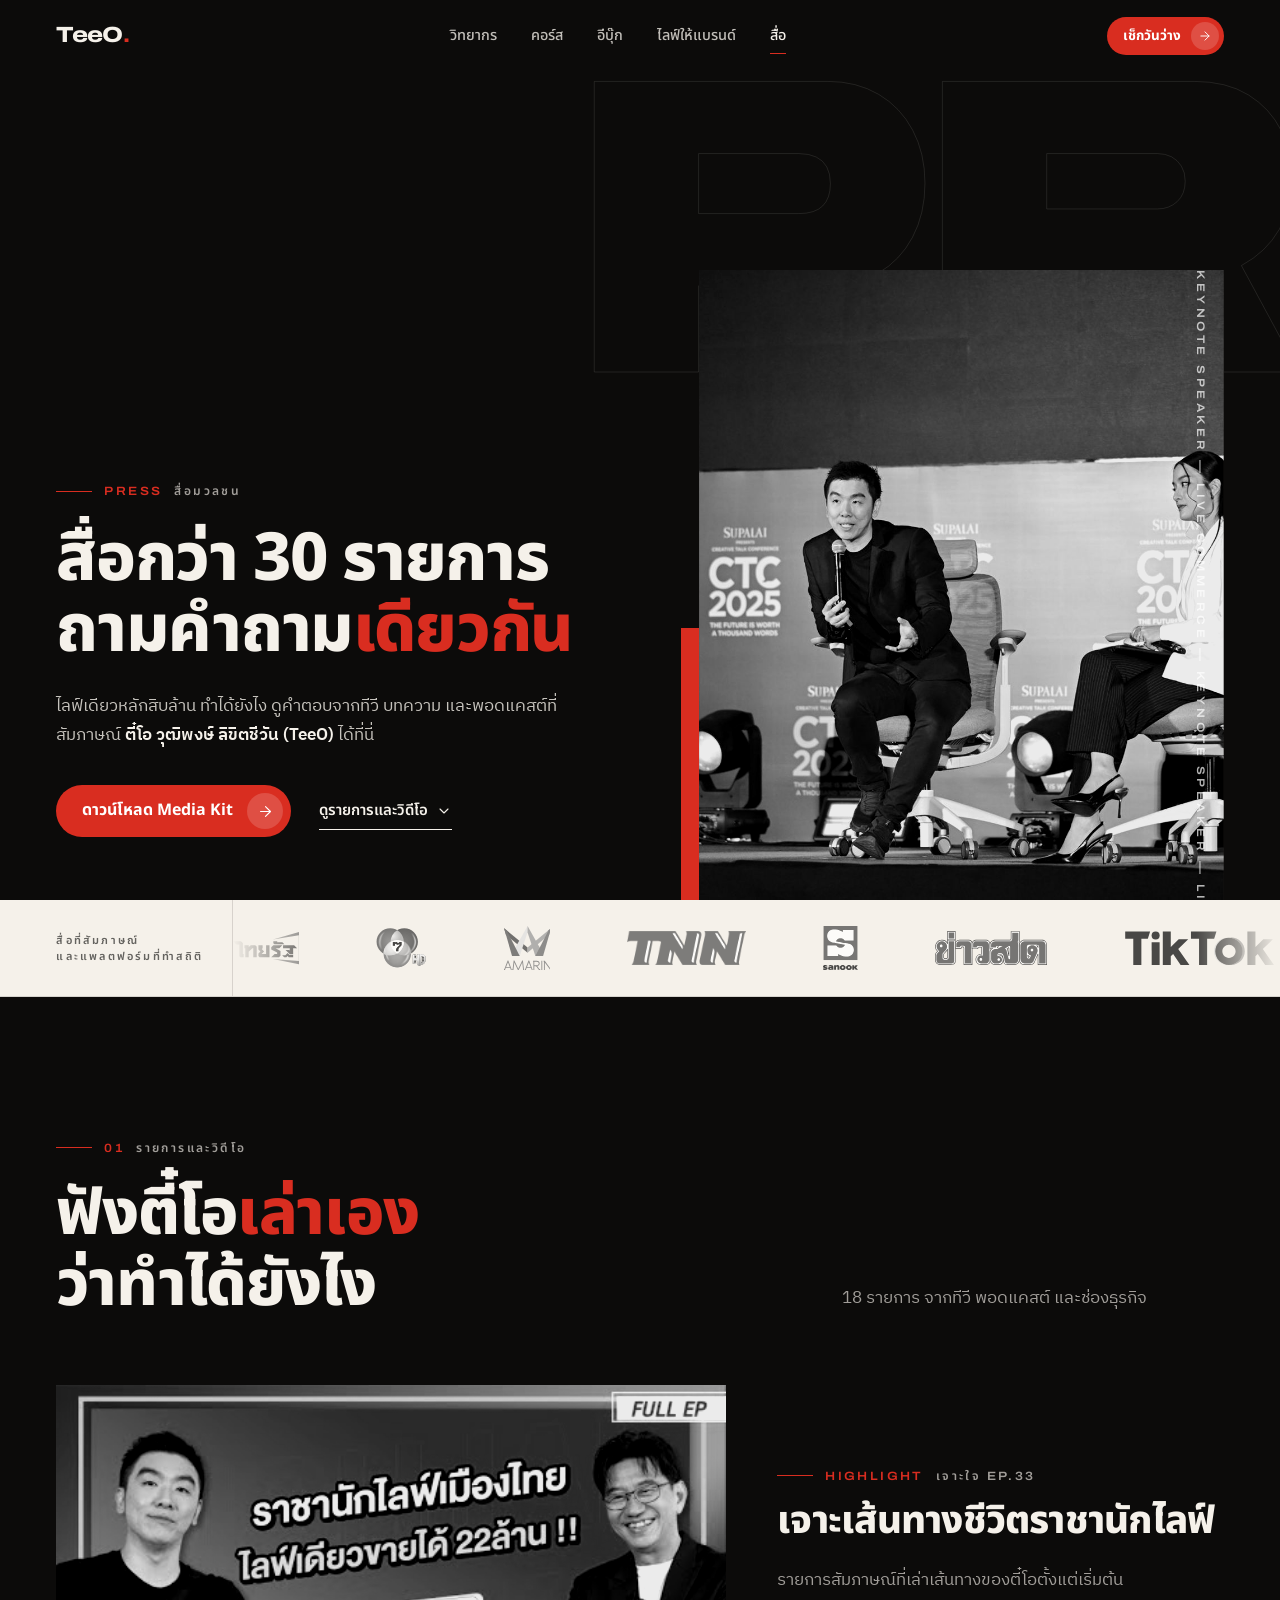
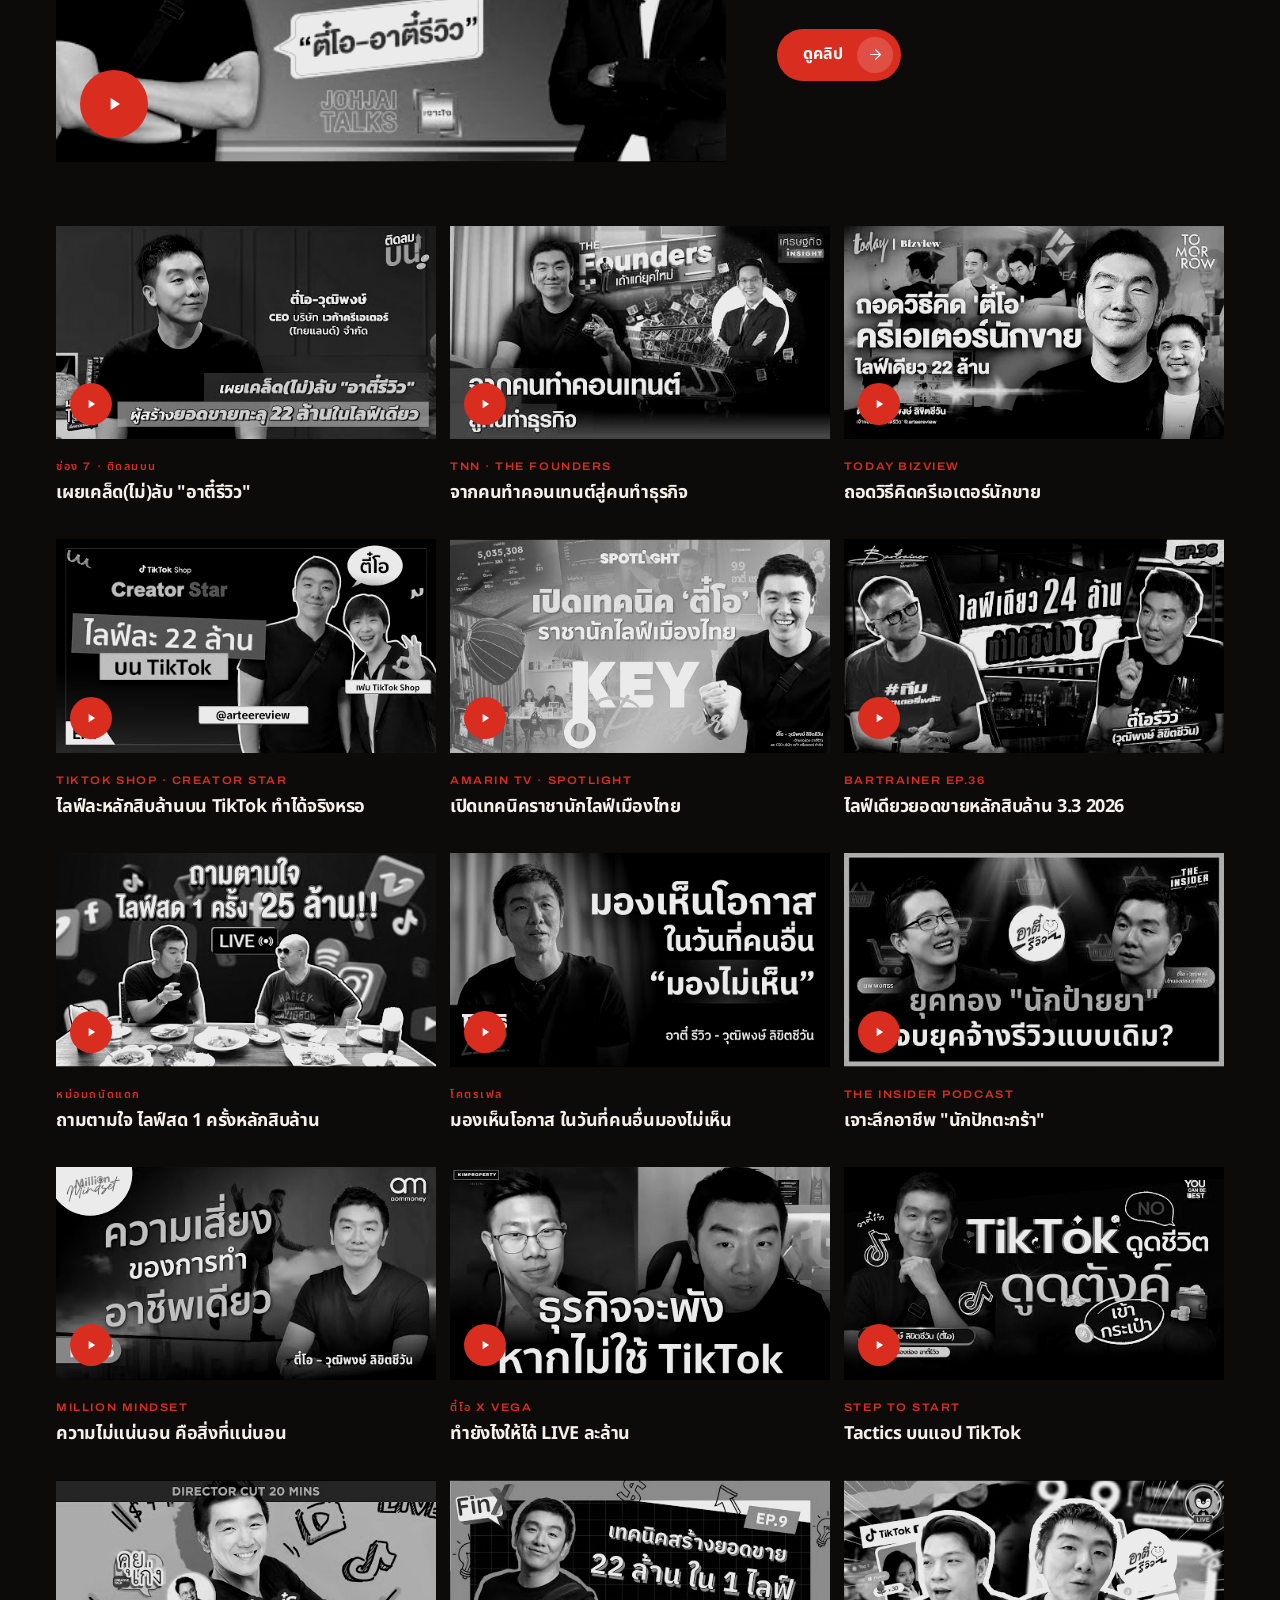
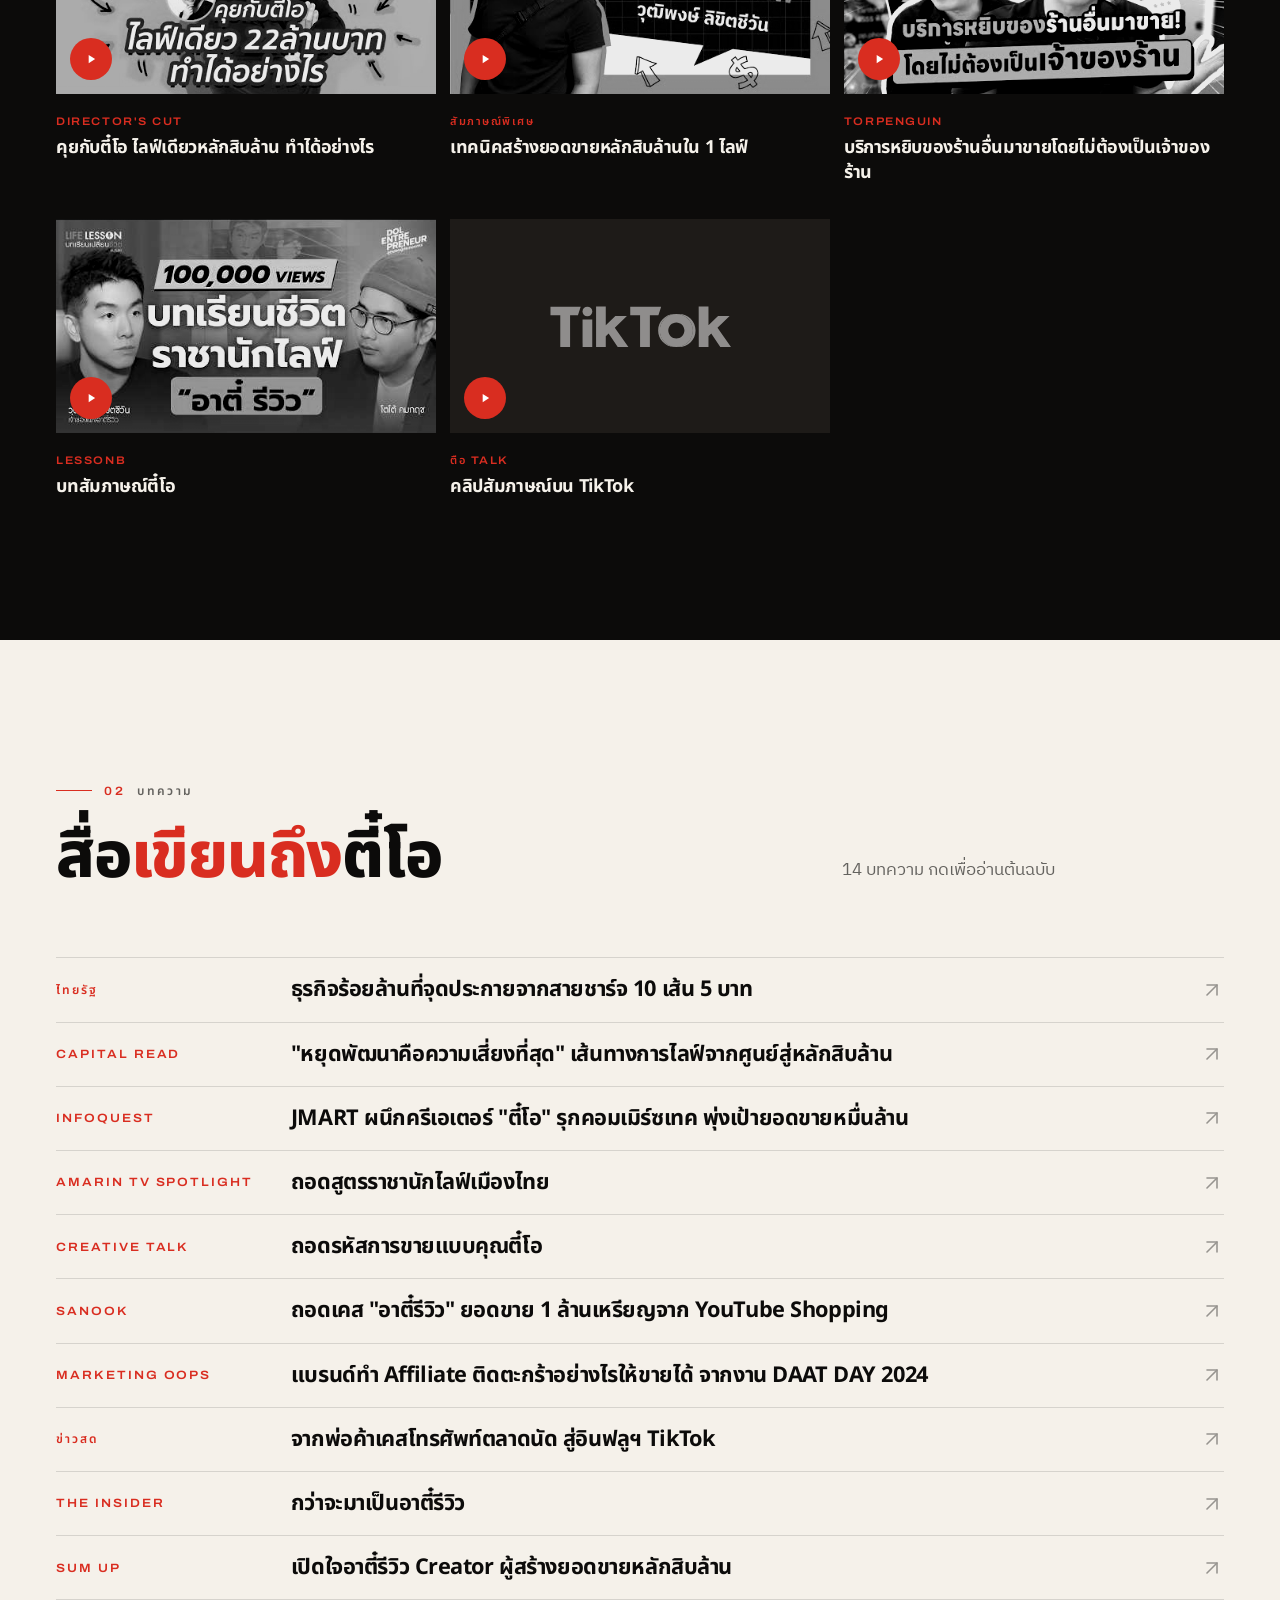
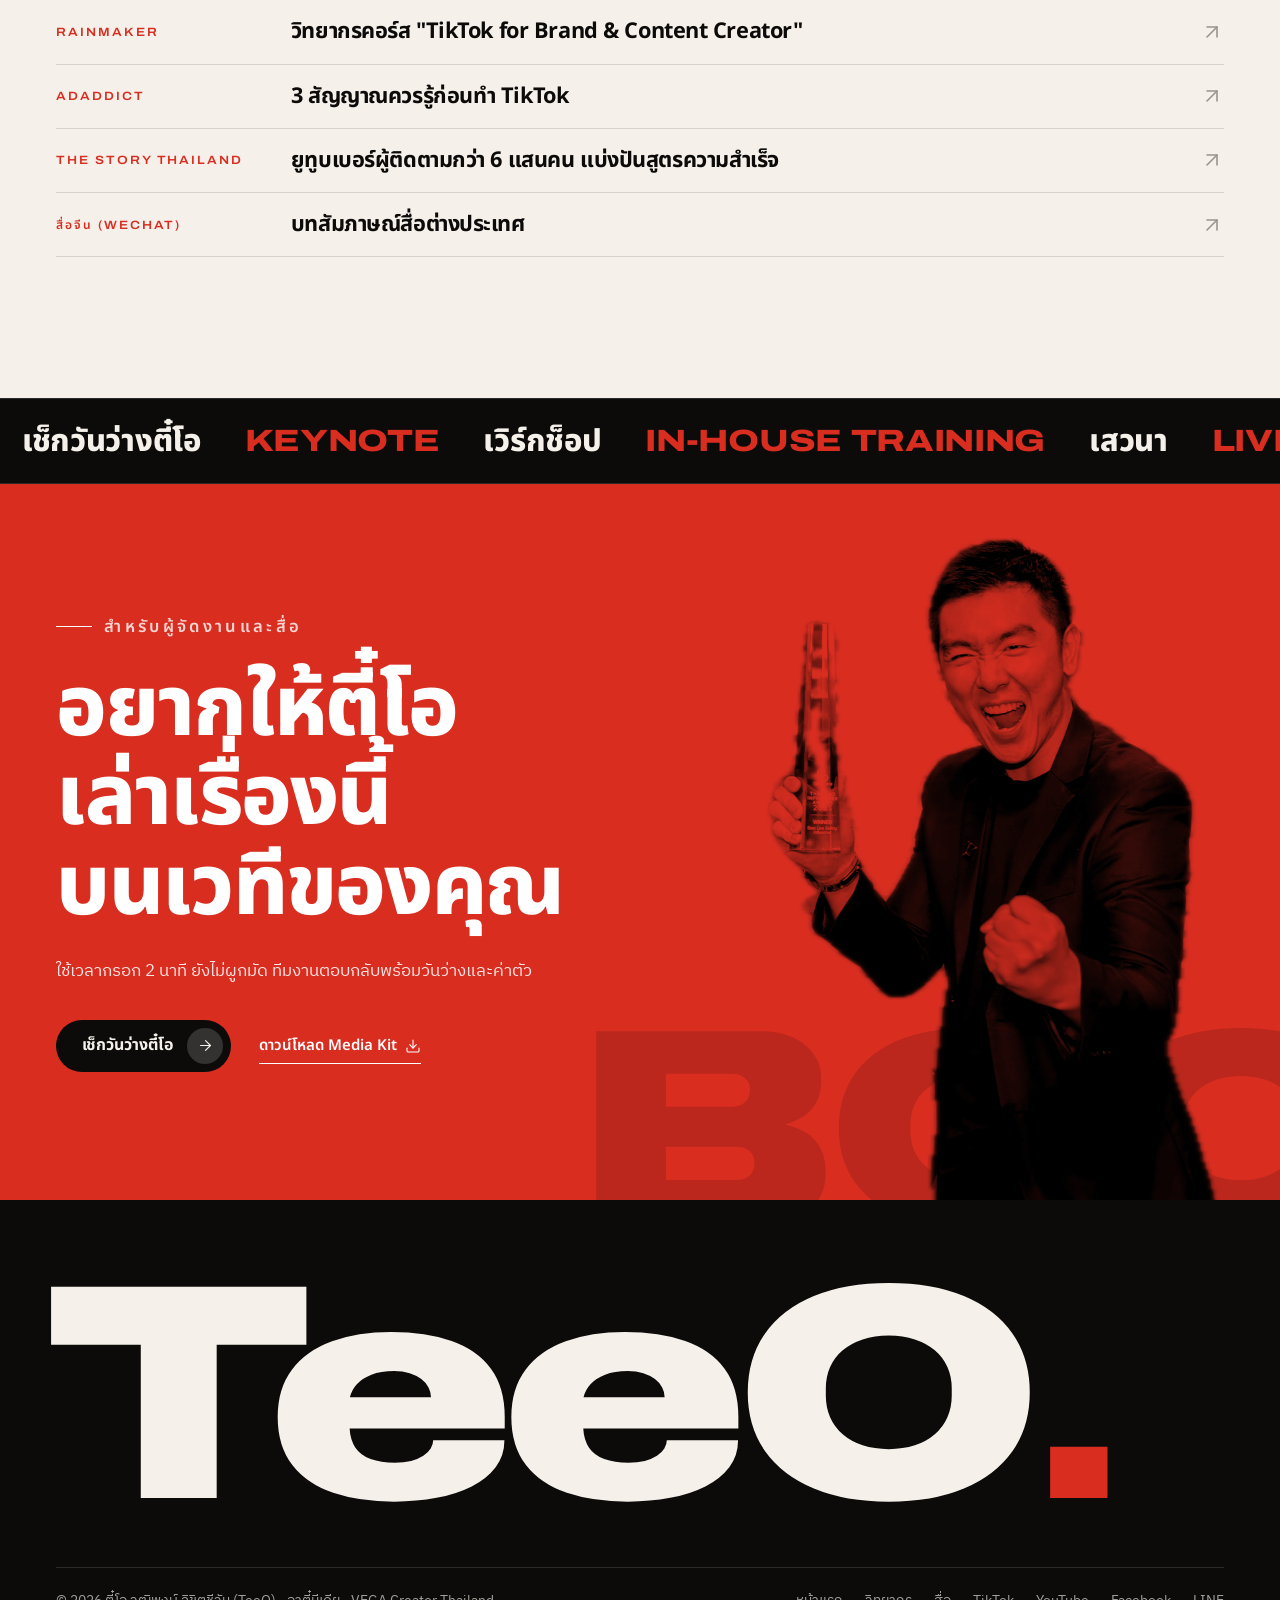
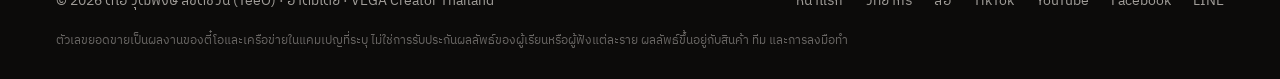
<file: press.html>
<!doctype html>
<html lang="th">
<head>
<meta charset="utf-8">
<meta name="viewport" content="width=device-width, initial-scale=1">
<meta name="robots" content="noindex, nofollow">
<title>สื่อที่สัมภาษณ์ตี๋โอ | Press และ Media Kit</title>
<meta name="description" content="รวมบทความ รายการโทรทัศน์ และพอดแคสต์กว่า 30 รายการที่สัมภาษณ์ตี๋โอ วุฒิพงษ์ ลิขิตชีวัน">
<link rel="canonical" href="https://[DOMAIN]/press">
<meta property="og:type" content="website">
<meta property="og:title" content="สื่อที่สัมภาษณ์ตี๋โอ | Press และ Media Kit">
<meta property="og:description" content="รวมบทความ รายการโทรทัศน์ และพอดแคสต์กว่า 30 รายการที่สัมภาษณ์ตี๋โอ วุฒิพงษ์ ลิขิตชีวัน">
<meta property="og:url" content="https://[DOMAIN]/press">
<meta property="og:image" content="https://[DOMAIN]/assets/og-image.jpg">
<meta property="og:locale" content="th_TH">
<meta name="twitter:card" content="summary_large_image">
<link rel="preconnect" href="https://fonts.googleapis.com">
<link href="https://fonts.googleapis.com/css2?family=Archivo:wdth,wght@62..125,100..900&amp;family=Noto+Sans+Thai:wght@500;600;700;800&amp;family=IBM+Plex+Sans+Thai:wght@400;500;600&amp;display=swap" rel="stylesheet">
<script type="application/ld+json">
{
  "@context": "https://schema.org",
  "@type": "Person",
  "name": "วุฒิพงษ์ ลิขิตชีวัน",
  "alternateName": [
    "ตี๋โอ",
    "TeeO",
    "Wuttipong Likhitcheewan",
    "อาตี๋รีวิว"
  ],
  "jobTitle": "วิทยากรและนักไลฟ์คอมเมิร์ซ, CEO",
  "url": "https://[DOMAIN]/",
  "image": "https://[DOMAIN]/assets/teeo.jpg",
  "worksFor": [
    {
      "@type": "Organization",
      "name": "VEGA Creator Thailand"
    },
    {
      "@type": "Organization",
      "name": "อาตี๋มีเดีย (Artee Media)"
    }
  ],
  "alumniOf": {
    "@type": "CollegeOrUniversity",
    "name": "มหาวิทยาลัยเชียงใหม่"
  },
  "award": [
    "Asia's Top Outstanding Netizen (Digital) Marketeer of the Year 2024",
    "TikTok Shop Creator of the Year 2023",
    "Best MCN of the Year 2024"
  ],
  "knowsAbout": [
    "Live Commerce",
    "TikTok Shop",
    "Shopee Live",
    "Affiliate Marketing",
    "Creator Economy"
  ],
  "sameAs": [
    "[TikTok URL]",
    "[YouTube URL]",
    "[Facebook URL]",
    "https://www.thairath.co.th/money/business_marketing/marketing_trends/2824494",
    "https://www.infoquest.co.th/2024/425379"
  ]
}
</script>
<link rel="stylesheet" href="assets/lux.css">
</head>
<body>
<svg width="0" height="0" style="position:absolute" aria-hidden="true"><symbol id="i-mic" viewBox="0 0 24 24"><path d="M12 2a3 3 0 0 0-3 3v7a3 3 0 0 0 6 0V5a3 3 0 0 0-3-3Z"/><path d="M19 10v2a7 7 0 0 1-14 0v-2"/><path d="M12 19v3"/></symbol><symbol id="i-radio" viewBox="0 0 24 24"><path d="M4.9 19.1C1 15.2 1 8.8 4.9 4.9"/><path d="M7.8 16.2c-2.3-2.3-2.3-6.1 0-8.5"/><circle cx="12" cy="12" r="2"/><path d="M16.2 7.8c2.3 2.3 2.3 6.1 0 8.5"/><path d="M19.1 4.9C23 8.8 23 15.1 19.1 19"/></symbol><symbol id="i-users" viewBox="0 0 24 24"><path d="M16 21v-2a4 4 0 0 0-4-4H6a4 4 0 0 0-4 4v2"/><circle cx="9" cy="7" r="4"/><path d="M22 21v-2a4 4 0 0 0-3-3.87"/><path d="M16 3.13a4 4 0 0 1 0 7.75"/></symbol><symbol id="i-chart" viewBox="0 0 24 24"><path d="M3 3v18h18"/><path d="M18 17V9"/><path d="M13 17V5"/><path d="M8 17v-3"/></symbol><symbol id="i-sparkles" viewBox="0 0 24 24"><path d="m12 3-1.9 5.8a2 2 0 0 1-1.3 1.3L3 12l5.8 1.9a2 2 0 0 1 1.3 1.3L12 21l1.9-5.8a2 2 0 0 1 1.3-1.3L21 12l-5.8-1.9a2 2 0 0 1-1.3-1.3Z"/></symbol><symbol id="i-book" viewBox="0 0 24 24"><path d="M2 3h6a4 4 0 0 1 4 4v14a3 3 0 0 0-3-3H2z"/><path d="M22 3h-6a4 4 0 0 0-4 4v14a3 3 0 0 1 3-3h7z"/></symbol><symbol id="i-clipboard" viewBox="0 0 24 24"><rect width="8" height="4" x="8" y="2" rx="1"/><path d="M16 4h2a2 2 0 0 1 2 2v14a2 2 0 0 1-2 2H6a2 2 0 0 1-2-2V6a2 2 0 0 1 2-2h2"/><path d="M12 11h4"/><path d="M12 16h4"/><path d="M8 11h.01"/><path d="M8 16h.01"/></symbol><symbol id="i-message" viewBox="0 0 24 24"><path d="M7.9 20A9 9 0 1 0 4 16.1L2 22Z"/></symbol><symbol id="i-building" viewBox="0 0 24 24"><path d="M6 22V4a2 2 0 0 1 2-2h8a2 2 0 0 1 2 2v18Z"/><path d="M6 12H4a2 2 0 0 0-2 2v6a2 2 0 0 0 2 2h2"/><path d="M18 9h2a2 2 0 0 1 2 2v9a2 2 0 0 1-2 2h-2"/><path d="M10 6h4"/><path d="M10 10h4"/><path d="M10 14h4"/><path d="M10 18h4"/></symbol><symbol id="i-award" viewBox="0 0 24 24"><circle cx="12" cy="8" r="6"/><path d="M15.477 12.89 17 22l-5-3-5 3 1.523-9.11"/></symbol><symbol id="i-download" viewBox="0 0 24 24"><path d="M21 15v4a2 2 0 0 1-2 2H5a2 2 0 0 1-2-2v-4"/><path d="m7 10 5 5 5-5"/><path d="M12 15V3"/></symbol><symbol id="i-arrow" viewBox="0 0 24 24"><path d="M5 12h14"/><path d="m12 5 7 7-7 7"/></symbol><symbol id="i-out" viewBox="0 0 24 24"><path d="M7 7h10v10"/><path d="M7 17 17 7"/></symbol><symbol id="i-clock" viewBox="0 0 24 24"><circle cx="12" cy="12" r="10"/><path d="M12 6v6l4 2"/></symbol><symbol id="i-shield" viewBox="0 0 24 24"><path d="M12 22s8-4 8-10V5l-8-3-8 3v7c0 6 8 10 8 10"/><path d="m9 12 2 2 4-4"/></symbol><symbol id="i-calendar" viewBox="0 0 24 24"><rect width="18" height="18" x="3" y="4" rx="2"/><path d="M16 2v4"/><path d="M8 2v4"/><path d="M3 10h18"/></symbol><symbol id="i-store" viewBox="0 0 24 24"><path d="m2 7 4.4-4.4A2 2 0 0 1 7.8 2h8.4a2 2 0 0 1 1.4.6L22 7"/><path d="M4 12v8a2 2 0 0 0 2 2h12a2 2 0 0 0 2-2v-8"/><path d="M2 7h20v3a2 2 0 0 1-4 0 2 2 0 0 1-4 0 2 2 0 0 1-4 0 2 2 0 0 1-4 0 2 2 0 0 1-4 0V7"/></symbol><symbol id="i-phone" viewBox="0 0 24 24"><rect width="14" height="20" x="5" y="2" rx="2"/><path d="M12 18h.01"/></symbol><symbol id="i-check" viewBox="0 0 24 24"><path d="M20 6 9 17l-5-5"/></symbol><symbol id="i-down" viewBox="0 0 24 24"><path d="m6 9 6 6 6-6"/></symbol><symbol id="i-play" viewBox="0 0 24 24"><path d="m7 4 13 8-13 8z"/></symbol></svg>
<header class="top">
  <div class="wrap">
    <a class="logo" href="index.html" aria-label="TeeO หน้าแรก">TeeO<b>.</b></a>
    <nav class="nav" aria-label="เมนูหลัก"><a href="speaking.html">วิทยากร</a><a href="index.html#courses">คอร์ส</a><a href="index.html#ebook">อีบุ๊ก</a><a href="index.html#live">ไลฟ์ให้แบรนด์</a><a href="press.html" aria-current="page">สื่อ</a></nav>
    <div class="top-r"><a class="btn sm" href="speaking.html#book">เช็กวันว่าง<b><svg class="ic" aria-hidden="true"><use href="#i-arrow"/></svg></b></a><button class="burger" aria-label="เมนู" aria-expanded="false"><span></span></button></div>
  </div>
  <div class="progress"><span></span></div>
</header>
<nav class="sheet" aria-label="เมนูมือถือ"><a href="speaking.html"><small>01</small>วิทยากร</a><a href="index.html#courses"><small>02</small>คอร์ส</a><a href="index.html#ebook"><small>03</small>อีบุ๊ก</a><a href="index.html#live"><small>04</small>ไลฟ์ให้แบรนด์</a><a href="press.html"><small>05</small>สื่อ</a></nav>
<main>
<section class="hero inner">
  <div class="hero-word" aria-hidden="true">PRESS</div>
  <div class="wrap hero-grid">
    <div class="hero-copy">
      <p class="kick"><i>Press</i> สื่อมวลชน</p>
      <h1><span>สื่อกว่า 30 รายการ</span><span>ถามคำถาม<em>เดียวกัน</em></span></h1>
      <p class="lead">ไลฟ์เดียวหลักสิบล้าน ทำได้ยังไง ดูคำตอบจากทีวี บทความ และพอดแคสต์ที่สัมภาษณ์ <strong>ตี๋โอ วุฒิพงษ์ ลิขิตชีวัน (TeeO)</strong> ได้ที่นี่</p>
      <div class="cta"><a class="btn " href="#">ดาวน์โหลด Media Kit<b><svg class="ic" aria-hidden="true"><use href="#i-arrow"/></svg></b></a><a class="link" href="#videos">ดูรายการและวิดีโอ<svg class="ic" aria-hidden="true"><use href="#i-down"/></svg></a></div>
    </div>
    <div class="hero-fig"><div class="hero-panel"><img class="grade" src="assets/photos/press-hero.jpg" width="2000" height="1125" alt="ตี๋โอ วุฒิพงษ์ ลิขิตชีวัน ร่วมเสวนาบนเวที CTC 2025"></div></div>
  </div>
</section>
<section class="logos" aria-label="สื่อและแพลตฟอร์ม"><p>สื่อที่สัมภาษณ์<br>และแพลตฟอร์มที่ทำสถิติ</p><div class="mq"><ul><li><img src="assets/logos/thairath.svg" alt="ไทยรัฐ" class="" loading="lazy"></li><li><img src="assets/logos/ch7.svg" alt="ช่อง 7" class="t" loading="lazy"></li><li><img src="assets/logos/amarin.svg" alt="Amarin TV" class="t" loading="lazy"></li><li><img src="assets/logos/tnn.png" alt="TNN" class="" loading="lazy"></li><li><img src="assets/logos/sanook.svg" alt="Sanook" class="t" loading="lazy"></li><li><img src="assets/logos/khaosod.svg" alt="ข่าวสด" class="" loading="lazy"></li><li><img src="assets/logos/tiktok.svg" alt="TikTok" class="" loading="lazy"></li><li><img src="assets/logos/shopee.svg" alt="Shopee" class="t" loading="lazy"></li><li aria-hidden="true"><img src="assets/logos/thairath.svg" alt="" class="" loading="lazy"></li><li aria-hidden="true"><img src="assets/logos/ch7.svg" alt="" class="t" loading="lazy"></li><li aria-hidden="true"><img src="assets/logos/amarin.svg" alt="" class="t" loading="lazy"></li><li aria-hidden="true"><img src="assets/logos/tnn.png" alt="" class="" loading="lazy"></li><li aria-hidden="true"><img src="assets/logos/sanook.svg" alt="" class="t" loading="lazy"></li><li aria-hidden="true"><img src="assets/logos/khaosod.svg" alt="" class="" loading="lazy"></li><li aria-hidden="true"><img src="assets/logos/tiktok.svg" alt="" class="" loading="lazy"></li><li aria-hidden="true"><img src="assets/logos/shopee.svg" alt="" class="t" loading="lazy"></li></ul></div></section>
<section class="sec" id="videos">
  <div class="wrap">
    <div class="head"><div><p class="kick"><i>01</i> รายการและวิดีโอ</p><h2 class="h2">ฟังตี๋โอ<em>เล่าเอง</em><br>ว่าทำได้ยังไง</h2></div><p class="mut">18 รายการ จากทีวี พอดแคสต์ และช่องธุรกิจ</p></div>
    <div class="vfeat"><a class="thumb" href="https://www.youtube.com/watch?v=lRsSu0KZdOc" target="_blank" rel="noopener"><img class="grade" src="assets/yt/lRsSu0KZdOc.jpg" alt="เจาะใจ EP.33: เจาะเส้นทางชีวิตราชานักไลฟ์"></a><div><p class="kick"><i>Highlight</i> เจาะใจ EP.33</p><h3>เจาะเส้นทางชีวิตราชานักไลฟ์</h3><p class="mut">รายการสัมภาษณ์ที่เล่าเส้นทางของตี๋โอตั้งแต่เริ่มต้น</p><div class="cta"><a class="btn " href="https://www.youtube.com/watch?v=lRsSu0KZdOc">ดูคลิป<b><svg class="ic" aria-hidden="true"><use href="#i-arrow"/></svg></b></a></div></div></div>
    <div class="vgrid"><a class="vcard" href="https://www.youtube.com/live/z4ltqQXCizU" target="_blank" rel="noopener"><span class="thumb"><img class="grade" src="assets/yt/z4ltqQXCizU.jpg" alt="ช่อง 7 · ติดลมบน: เผยเคล็ด(ไม่)ลับ &quot;อาตี๋รีวิว&quot;" loading="lazy"></span><div><small>ช่อง 7 · ติดลมบน</small><h3>เผยเคล็ด(ไม่)ลับ &quot;อาตี๋รีวิว&quot;</h3></div></a><a class="vcard" href="https://www.youtube.com/watch?v=Jrdc-chVc-o" target="_blank" rel="noopener"><span class="thumb"><img class="grade" src="assets/yt/Jrdc-chVc-o.jpg" alt="TNN · The Founders: จากคนทำคอนเทนต์สู่คนทำธุรกิจ" loading="lazy"></span><div><small>TNN · The Founders</small><h3>จากคนทำคอนเทนต์สู่คนทำธุรกิจ</h3></div></a><a class="vcard" href="https://www.youtube.com/watch?v=sQCHytzfX9k" target="_blank" rel="noopener"><span class="thumb"><img class="grade" src="assets/yt/sQCHytzfX9k.jpg" alt="TODAY Bizview: ถอดวิธีคิดครีเอเตอร์นักขาย" loading="lazy"></span><div><small>TODAY Bizview</small><h3>ถอดวิธีคิดครีเอเตอร์นักขาย</h3></div></a><a class="vcard" href="https://youtu.be/nHHSEl-D5ew" target="_blank" rel="noopener"><span class="thumb"><img class="grade" src="assets/yt/nHHSEl-D5ew.jpg" alt="TikTok Shop · Creator Star: ไลฟ์ละหลักสิบล้านบน TikTok ทำได้จริงหรอ" loading="lazy"></span><div><small>TikTok Shop · Creator Star</small><h3>ไลฟ์ละหลักสิบล้านบน TikTok ทำได้จริงหรอ</h3></div></a><a class="vcard" href="https://youtu.be/PgbaQjM8Ny0" target="_blank" rel="noopener"><span class="thumb"><img class="grade" src="assets/yt/PgbaQjM8Ny0.jpg" alt="Amarin TV · SPOTLIGHT: เปิดเทคนิคราชานักไลฟ์เมืองไทย" loading="lazy"></span><div><small>Amarin TV · SPOTLIGHT</small><h3>เปิดเทคนิคราชานักไลฟ์เมืองไทย</h3></div></a><a class="vcard" href="https://www.youtube.com/watch?v=owEeNJuOOuk" target="_blank" rel="noopener"><span class="thumb"><img class="grade" src="assets/yt/owEeNJuOOuk.jpg" alt="Bartrainer EP.36: ไลฟ์เดียวยอดขายหลักสิบล้าน 3.3 2026" loading="lazy"></span><div><small>Bartrainer EP.36</small><h3>ไลฟ์เดียวยอดขายหลักสิบล้าน 3.3 2026</h3></div></a><a class="vcard" href="https://www.youtube.com/watch?v=BVDWa9gH9Os" target="_blank" rel="noopener"><span class="thumb"><img class="grade" src="assets/yt/BVDWa9gH9Os.jpg" alt="หม่อมถนัดแดก: ถามตามใจ ไลฟ์สด 1 ครั้งหลักสิบล้าน" loading="lazy"></span><div><small>หม่อมถนัดแดก</small><h3>ถามตามใจ ไลฟ์สด 1 ครั้งหลักสิบล้าน</h3></div></a><a class="vcard" href="https://youtu.be/Kwy6UZ2kQzc" target="_blank" rel="noopener"><span class="thumb"><img class="grade" src="assets/yt/Kwy6UZ2kQzc.jpg" alt="โคตรเฟล: มองเห็นโอกาส ในวันที่คนอื่นมองไม่เห็น" loading="lazy"></span><div><small>โคตรเฟล</small><h3>มองเห็นโอกาส ในวันที่คนอื่นมองไม่เห็น</h3></div></a><a class="vcard" href="https://youtu.be/LKs5vijSeRo" target="_blank" rel="noopener"><span class="thumb"><img class="grade" src="assets/yt/LKs5vijSeRo.jpg" alt="THE INSIDER PODCAST: เจาะลึกอาชีพ &quot;นักปักตะกร้า&quot;" loading="lazy"></span><div><small>THE INSIDER PODCAST</small><h3>เจาะลึกอาชีพ &quot;นักปักตะกร้า&quot;</h3></div></a><a class="vcard" href="https://youtu.be/M9VfDas_rYg" target="_blank" rel="noopener"><span class="thumb"><img class="grade" src="assets/yt/M9VfDas_rYg.jpg" alt="Million Mindset: ความไม่แน่นอน คือสิ่งที่แน่นอน" loading="lazy"></span><div><small>Million Mindset</small><h3>ความไม่แน่นอน คือสิ่งที่แน่นอน</h3></div></a><a class="vcard" href="https://youtu.be/uqOUHfPC4gA" target="_blank" rel="noopener"><span class="thumb"><img class="grade" src="assets/yt/uqOUHfPC4gA.jpg" alt="ตี๋โอ x VEGA: ทำยังไงให้ได้ LIVE ละล้าน" loading="lazy"></span><div><small>ตี๋โอ x VEGA</small><h3>ทำยังไงให้ได้ LIVE ละล้าน</h3></div></a><a class="vcard" href="https://www.youtube.com/watch?v=O6pCDJNKKj4" target="_blank" rel="noopener"><span class="thumb"><img class="grade" src="assets/yt/O6pCDJNKKj4.jpg" alt="Step to Start: Tactics บนแอป TikTok" loading="lazy"></span><div><small>Step to Start</small><h3>Tactics บนแอป TikTok</h3></div></a><a class="vcard" href="https://youtu.be/BwYrZUoI1W4" target="_blank" rel="noopener"><span class="thumb"><img class="grade" src="assets/yt/BwYrZUoI1W4.jpg" alt="Director&#x27;s Cut: คุยกับตี๋โอ ไลฟ์เดียวหลักสิบล้าน ทำได้อย่างไร" loading="lazy"></span><div><small>Director&#x27;s Cut</small><h3>คุยกับตี๋โอ ไลฟ์เดียวหลักสิบล้าน ทำได้อย่างไร</h3></div></a><a class="vcard" href="https://youtu.be/NwvO6TH2TQE" target="_blank" rel="noopener"><span class="thumb"><img class="grade" src="assets/yt/NwvO6TH2TQE.jpg" alt="สัมภาษณ์พิเศษ: เทคนิคสร้างยอดขายหลักสิบล้านใน 1 ไลฟ์" loading="lazy"></span><div><small>สัมภาษณ์พิเศษ</small><h3>เทคนิคสร้างยอดขายหลักสิบล้านใน 1 ไลฟ์</h3></div></a><a class="vcard" href="https://www.youtube.com/watch?v=mNfpZrH8Mnk" target="_blank" rel="noopener"><span class="thumb"><img class="grade" src="assets/yt/mNfpZrH8Mnk.jpg" alt="Torpenguin: บริการหยิบของร้านอื่นมาขายโดยไม่ต้องเป็นเจ้าของร้าน" loading="lazy"></span><div><small>Torpenguin</small><h3>บริการหยิบของร้านอื่นมาขายโดยไม่ต้องเป็นเจ้าของร้าน</h3></div></a><a class="vcard" href="https://www.youtube.com/watch?v=9wL_bdH4_iQ" target="_blank" rel="noopener"><span class="thumb"><img class="grade" src="assets/yt/9wL_bdH4_iQ.jpg" alt="LessonB: บทสัมภาษณ์ตี๋โอ" loading="lazy"></span><div><small>LessonB</small><h3>บทสัมภาษณ์ตี๋โอ</h3></div></a><a class="vcard" href="https://www.tiktok.com/@tueslove/video/7452223096305601800" target="_blank" rel="noopener"><span class="thumb"><img class="nologo" src="assets/logos/tiktok.svg" alt="คลิปบน TikTok" loading="lazy"></span><div><small>ตือ Talk</small><h3>คลิปสัมภาษณ์บน TikTok</h3></div></a></div>
  </div>
</section>
<section class="sec paper" id="articles">
  <div class="wrap">
    <div class="head"><div><p class="kick"><i>02</i> บทความ</p><h2 class="h2">สื่อ<em>เขียนถึง</em>ตี๋โอ</h2></div><p class="mut">14 บทความ กดเพื่ออ่านต้นฉบับ</p></div>
    <div class="said dense"><a href="https://www.thairath.co.th/money/business_marketing/marketing_trends/2824494" target="_blank" rel="noopener"><small>ไทยรัฐ</small><h3>ธุรกิจร้อยล้านที่จุดประกายจากสายชาร์จ 10 เส้น 5 บาท</h3><svg class="ic" aria-hidden="true"><use href="#i-out"/></svg></a><a href="https://capitalread.co/arteereview" target="_blank" rel="noopener"><small>Capital Read</small><h3>&quot;หยุดพัฒนาคือความเสี่ยงที่สุด&quot; เส้นทางการไลฟ์จากศูนย์สู่หลักสิบล้าน</h3><svg class="ic" aria-hidden="true"><use href="#i-out"/></svg></a><a href="https://www.infoquest.co.th/2024/425379" target="_blank" rel="noopener"><small>InfoQuest</small><h3>JMART ผนึกครีเอเตอร์ &quot;ตี๋โอ&quot; รุกคอมเมิร์ซเทค พุ่งเป้ายอดขายหมื่นล้าน</h3><svg class="ic" aria-hidden="true"><use href="#i-out"/></svg></a><a href="https://www.amarintv.com/spotlight/business-marketing/52440" target="_blank" rel="noopener"><small>Amarin TV Spotlight</small><h3>ถอดสูตรราชานักไลฟ์เมืองไทย</h3><svg class="ic" aria-hidden="true"><use href="#i-out"/></svg></a><a href="https://creativetalkconference.com/decoding-selling-secrets-tee-o-22-million-baht-live-stream/" target="_blank" rel="noopener"><small>Creative Talk</small><h3>ถอดรหัสการขายแบบคุณตี๋โอ</h3><svg class="ic" aria-hidden="true"><use href="#i-out"/></svg></a><a href="https://www.sanook.com/hitech/1617955/" target="_blank" rel="noopener"><small>Sanook</small><h3>ถอดเคส &quot;อาตี๋รีวิว&quot; ยอดขาย 1 ล้านเหรียญจาก YouTube Shopping</h3><svg class="ic" aria-hidden="true"><use href="#i-out"/></svg></a><a href="https://www.marketingoops.com/campaigns/award/influencer-grow-tia-2023/" target="_blank" rel="noopener"><small>Marketing Oops</small><h3>แบรนด์ทำ Affiliate ติดตะกร้าอย่างไรให้ขายได้ จากงาน DAAT DAY 2024</h3><svg class="ic" aria-hidden="true"><use href="#i-out"/></svg></a><a href="https://www.khaosod.co.th/sentangsedtee/featured/article_257347" target="_blank" rel="noopener"><small>ข่าวสด</small><h3>จากพ่อค้าเคสโทรศัพท์ตลาดนัด สู่อินฟลูฯ TikTok</h3><svg class="ic" aria-hidden="true"><use href="#i-out"/></svg></a><a href="https://theinsider.cm/founder-insider/arteereview" target="_blank" rel="noopener"><small>THE INSIDER</small><h3>กว่าจะมาเป็นอาตี๋รีวิว</h3><svg class="ic" aria-hidden="true"><use href="#i-out"/></svg></a><a href="https://www.sumupth.com/arteereview-tiktok/" target="_blank" rel="noopener"><small>SUM UP</small><h3>เปิดใจอาตี๋รีวิว Creator ผู้สร้างยอดขายหลักสิบล้าน</h3><svg class="ic" aria-hidden="true"><use href="#i-out"/></svg></a><a href="https://rainmaker.in.th/teeo-tiktok-for-brand-and-content-creator" target="_blank" rel="noopener"><small>RAiNMaker</small><h3>วิทยากรคอร์ส &quot;TikTok for Brand &amp; Content Creator&quot;</h3><svg class="ic" aria-hidden="true"><use href="#i-out"/></svg></a><a href="https://adaddictth.com/knowledge/3-TikTok-Signals-Out-Of-Office-2" target="_blank" rel="noopener"><small>AdAddict</small><h3>3 สัญญาณควรรู้ก่อนทำ TikTok</h3><svg class="ic" aria-hidden="true"><use href="#i-out"/></svg></a><a href="https://www.facebook.com/TheStoryThailand/posts/1194953632658752/" target="_blank" rel="noopener"><small>The Story Thailand</small><h3>ยูทูบเบอร์ผู้ติดตามกว่า 6 แสนคน แบ่งปันสูตรความสำเร็จ</h3><svg class="ic" aria-hidden="true"><use href="#i-out"/></svg></a><a href="https://mp.weixin.qq.com/s/bwXuICgJs6_OLibrzJdsgg" target="_blank" rel="noopener"><small>สื่อจีน (WeChat)</small><h3>บทสัมภาษณ์สื่อต่างประเทศ</h3><svg class="ic" aria-hidden="true"><use href="#i-out"/></svg></a></div>
  </div>
</section>
<div class="band" aria-hidden="true"><div><span>เช็กวันว่างตี๋โอ</span><span>KEYNOTE</span><span>เวิร์กช็อป</span><span>IN-HOUSE TRAINING</span><span>เสวนา</span><span>LIVE COMMERCE</span><span>เช็กวันว่างตี๋โอ</span><span>KEYNOTE</span><span>เวิร์กช็อป</span><span>IN-HOUSE TRAINING</span><span>เสวนา</span><span>LIVE COMMERCE</span><span>เช็กวันว่างตี๋โอ</span><span>KEYNOTE</span><span>เวิร์กช็อป</span><span>IN-HOUSE TRAINING</span><span>เสวนา</span><span>LIVE COMMERCE</span><span>เช็กวันว่างตี๋โอ</span><span>KEYNOTE</span><span>เวิร์กช็อป</span><span>IN-HOUSE TRAINING</span><span>เสวนา</span><span>LIVE COMMERCE</span></div></div><section class="final" id="contact">
  <div class="final-word" aria-hidden="true">BOOK</div>
  <div class="wrap final-g">
    <div class="final-c">
      <p class="kick">สำหรับผู้จัดงานและสื่อ</p>
      <h2>อยากให้ตี๋โอ<br>เล่าเรื่องนี้<br>บนเวทีของคุณ</h2>
      <p>ใช้เวลากรอก 2 นาที ยังไม่ผูกมัด ทีมงานตอบกลับพร้อมวันว่างและค่าตัว</p>
      <div class="cta"><a class="btn ink" href="speaking.html#book">เช็กวันว่างตี๋โอ<b><svg class="ic" aria-hidden="true"><use href="#i-arrow"/></svg></b></a><a class="link" href="#">ดาวน์โหลด Media Kit<svg class="ic" aria-hidden="true"><use href="#i-download"/></svg></a></div>
    </div>
    <div class="final-fig"><img src="assets/cut/teeo-award.webp" width="745" height="1200" alt="ตี๋โอ วุฒิพงษ์ ลิขิตชีวัน ชูรางวัล Thailand Influencer Awards 2023" loading="lazy"></div>
  </div>
</section>
</main>
<footer>
  <div class="wrap">
    <p class="foot-word" aria-hidden="true">TeeO<b>.</b></p>
    <div class="foot">
      <span>© 2026 ตี๋โอ วุฒิพงษ์ ลิขิตชีวัน (TeeO) · อาตี๋มีเดีย · VEGA Creator Thailand</span>
      <nav aria-label="ลิงก์"><a href="index.html">หน้าแรก</a><a href="speaking.html">วิทยากร</a><a href="press.html">สื่อ</a><a href="#">TikTok</a><a href="#">YouTube</a><a href="#">Facebook</a><a href="#">LINE</a></nav>
    </div>
    <p class="disc">ตัวเลขยอดขายเป็นผลงานของตี๋โอและเครือข่ายในแคมเปญที่ระบุ ไม่ใช่การรับประกันผลลัพธ์ของผู้เรียนหรือผู้ฟังแต่ละราย ผลลัพธ์ขึ้นอยู่กับสินค้า ทีม และการลงมือทำ</p>
  </div>
</footer>
<div class="dock"><a class="btn " href="speaking.html#book">เช็กวันว่างตี๋โอ<b><svg class="ic" aria-hidden="true"><use href="#i-arrow"/></svg></b></a></div>
<script>
/* TeeO site motion. Everything is readable without this file; it only animates. */
(function () {
  var d = document, root = d.documentElement, w = window;
  if (/[?&]flat/.test(location.search)) { root.classList.add('flat'); root.style.setProperty('--flat-h', (/flat=(\d+)/.exec(location.search) || [0, 800])[1] + 'px'); }
  var reduce = w.matchMedia && w.matchMedia('(prefers-reduced-motion: reduce)').matches;
  var $ = function (s, c) { return (c || d).querySelector(s); };
  var $$ = function (s, c) { return Array.prototype.slice.call((c || d).querySelectorAll(s)); };

  /* menu */
  var burger = $('.burger');
  if (burger) {
    burger.addEventListener('click', function () {
      var open = root.classList.toggle('menu-open');
      burger.setAttribute('aria-expanded', open ? 'true' : 'false');
    });
    $$('.sheet a').forEach(function (a) {
      a.addEventListener('click', function () { root.classList.remove('menu-open'); burger.setAttribute('aria-expanded', 'false'); });
    });
  }

  var header = $('.top'), bar = $('.progress span'), dock = $('.dock');
  var word = $('.hero-word'), fig = $('.hero-fig > img'), chips = $$('.chip');
  var film = $('.film'), track = $('.film-track');
  var state = $('.state p:not(.kick)'), words = state ? $$('span', state) : [];
  var book = $('.book'), aboutImg = $('.about-fig img'), finalImg = $('.final-fig img'), finalWord = $('.final-word');
  var desktop = function () { return w.innerWidth > 920; };
  var ticking = false;

  function prog(el, startAt, endAt) {
    /* 0 when the element's top reaches startAt (fraction of viewport), 1 when its bottom reaches endAt */
    var r = el.getBoundingClientRect(), vh = w.innerHeight;
    var total = r.height + vh * (startAt - endAt);
    return Math.max(0, Math.min(1, (vh * startAt - r.top) / total));
  }

  function frame() {
    var y = w.scrollY || 0, vh = w.innerHeight;
    if (header) header.classList.toggle('scrolled', y > 30);
    if (bar) {
      var max = root.scrollHeight - vh;
      bar.style.transform = 'scaleX(' + (max > 0 ? Math.min(y / max, 1) : 0) + ')';
    }
    if (dock) dock.classList.toggle('show', y > vh * 0.7 && y < root.scrollHeight - vh * 1.6);
    if (!reduce) {
      if (y < vh * 1.3) {
        if (word) word.style.transform = 'translate3d(' + (-y * 0.55).toFixed(1) + 'px,0,0)';
        if (fig) fig.style.transform = 'translate3d(0,' + (y * 0.12).toFixed(1) + 'px,0) scale(' + (1 + y / 5200).toFixed(4) + ')';
        chips.forEach(function (c, i) { c.style.transform = 'translate3d(0,' + (-y * (0.1 + i * 0.08)).toFixed(1) + 'px,0)'; });
      }
      if (film && track && desktop()) {
        var p = prog(film, 1, 0);
        var travel = Math.max(0, track.scrollWidth - w.innerWidth);
        track.style.transform = 'translate3d(' + (-p * travel).toFixed(1) + 'px,0,0)';
      }
      if (book) {
        var bp = prog(book.parentNode, 1, 0);
        book.style.transform = 'rotateY(' + (-38 + bp * 30).toFixed(1) + 'deg) rotateX(' + (6 - bp * 5).toFixed(1) + 'deg)';
      }
      if (aboutImg) aboutImg.style.transform = 'translate3d(0,' + ((1 - prog(aboutImg.parentNode, 1, 0.2)) * 60).toFixed(1) + 'px,0)';
      if (finalImg) finalImg.style.transform = 'translateX(-50%) translate3d(0,' + ((1 - prog(finalImg.parentNode, 1, 0.3)) * 80).toFixed(1) + 'px,0)';
      if (finalWord) finalWord.style.transform = 'translate3d(' + ((1 - prog(finalWord.parentNode, 1, 0)) * 26).toFixed(1) + 'vw,0,0)';
    }
    if (words.length) {
      var sp = prog(state, 0.82, 0.42);
      var n = Math.round(sp * words.length);
      words.forEach(function (s, i) { s.classList.toggle('on', reduce || i < n); });
    }
    ticking = false;
  }
  function onScroll() { if (!ticking) { ticking = true; requestAnimationFrame(frame); } }
  w.addEventListener('scroll', onScroll, { passive: true });
  w.addEventListener('resize', onScroll);
  frame();

  if (!('IntersectionObserver' in w)) return;

  /* touch screens have no hover: bring colour back to whichever photo sits mid-screen */
  var hotIO = new IntersectionObserver(function (es) {
    es.forEach(function (e) { e.target.classList.toggle('hot', e.isIntersecting); });
  }, { rootMargin: '-38% 0px -38% 0px' });
  if (w.matchMedia('(hover: none)').matches) $$('.path, .frame, .live-a, .course, .vcard, .hero.inner .hero-panel').forEach(function (el) { hotIO.observe(el); });

  if (reduce) return;
  var vh0 = w.innerHeight;
  var io = new IntersectionObserver(function (es) {
    es.forEach(function (e) { if (e.isIntersecting) { e.target.classList.add('in'); io.unobserve(e.target); } });
  }, { rootMargin: '0px 0px -10% 0px', threshold: 0.06 });
  function arm(sel, cls, step) {
    $$(sel).forEach(function (el) {
      if (el.getBoundingClientRect().top < vh0 * 0.95) return;
      var i = Array.prototype.indexOf.call(el.parentNode.children, el);
      el.style.setProperty('--d', Math.min(i, 7) * (step || 0) + 'ms');
      if (cls === 'rl') { var sp = d.createElement('span'); sp.className = 'rl-i'; while (el.firstChild) sp.appendChild(el.firstChild); el.appendChild(sp); }
      el.classList.add(cls); io.observe(el);
    });
  }
  arm('.h2, .final h2, .state .kick', 'rl', 0);
  arm('.path, .frame, .live-a, .course figure, .thumb', 'ri', 110);
  arm('.head > p, .kick, .trow, .deliver div, .said a, .course-b, .checks li, .awards div, details, .formats div, .vcard > div, .live-b, .form, .about-t > p, .speak-l .lead, .speak-l .cta, .ebook .cta, .final p, .final .cta, .book-g p, .foot-word', 'rv', 70);

  /* counters */
  var cio = new IntersectionObserver(function (es) {
    es.forEach(function (e) {
      if (!e.isIntersecting) return; cio.unobserve(e.target);
      var node = e.target.firstChild; if (!node || node.nodeType !== 3) return;
      var raw = node.nodeValue, m = raw.match(/[\d,]+/); if (!m) return;
      var target = parseInt(m[0].replace(/,/g, ''), 10), t0 = null;
      (function step(t) {
        if (!t0) t0 = t; var p = Math.min((t - t0) / 1600, 1), v = Math.round(target * (1 - Math.pow(1 - p, 4)));
        node.nodeValue = raw.replace(m[0], v.toLocaleString('en-US'));
        if (p < 1) requestAnimationFrame(step); else node.nodeValue = raw;
      })(performance.now());
    });
  }, { threshold: 0.5 });
  w.setTimeout(function () { $$('[data-count]').forEach(function (el) { cio.observe(el); }); }, 900);
})();
</script>
</body>
</html>
</file>
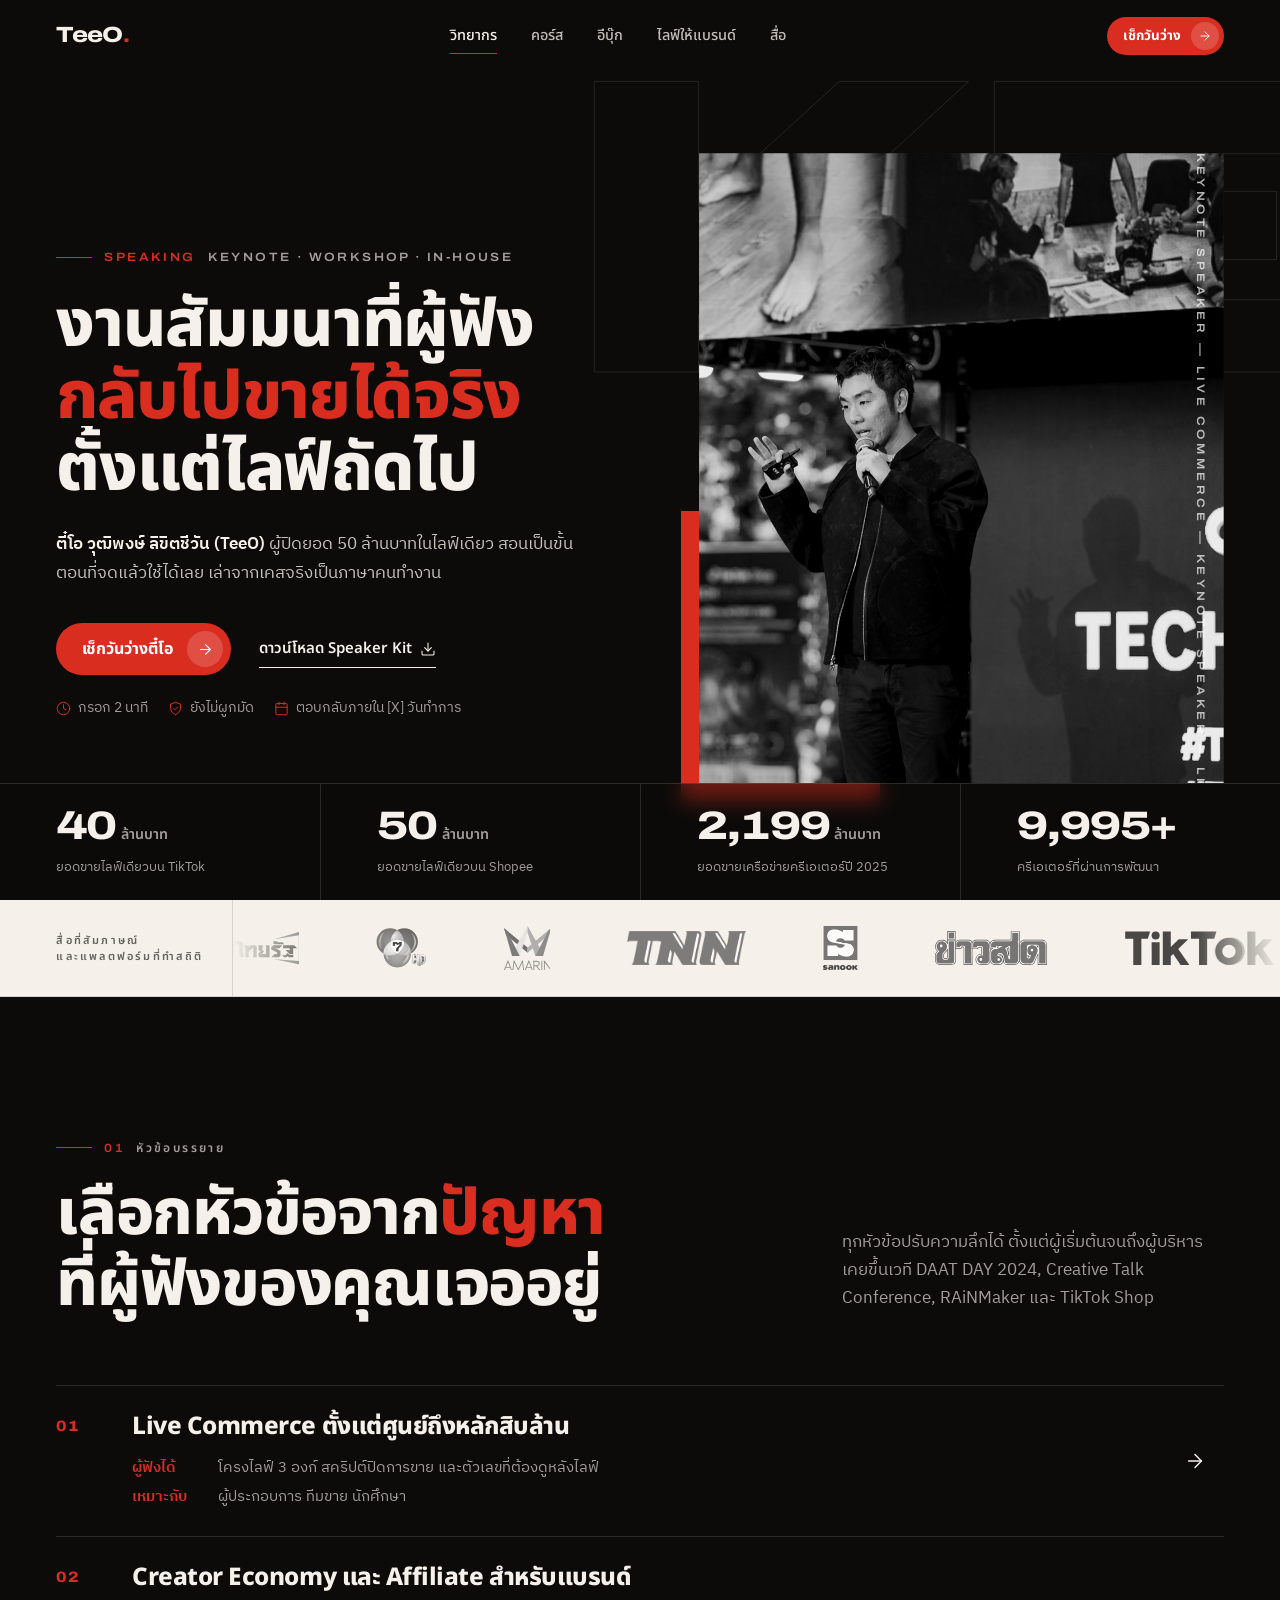
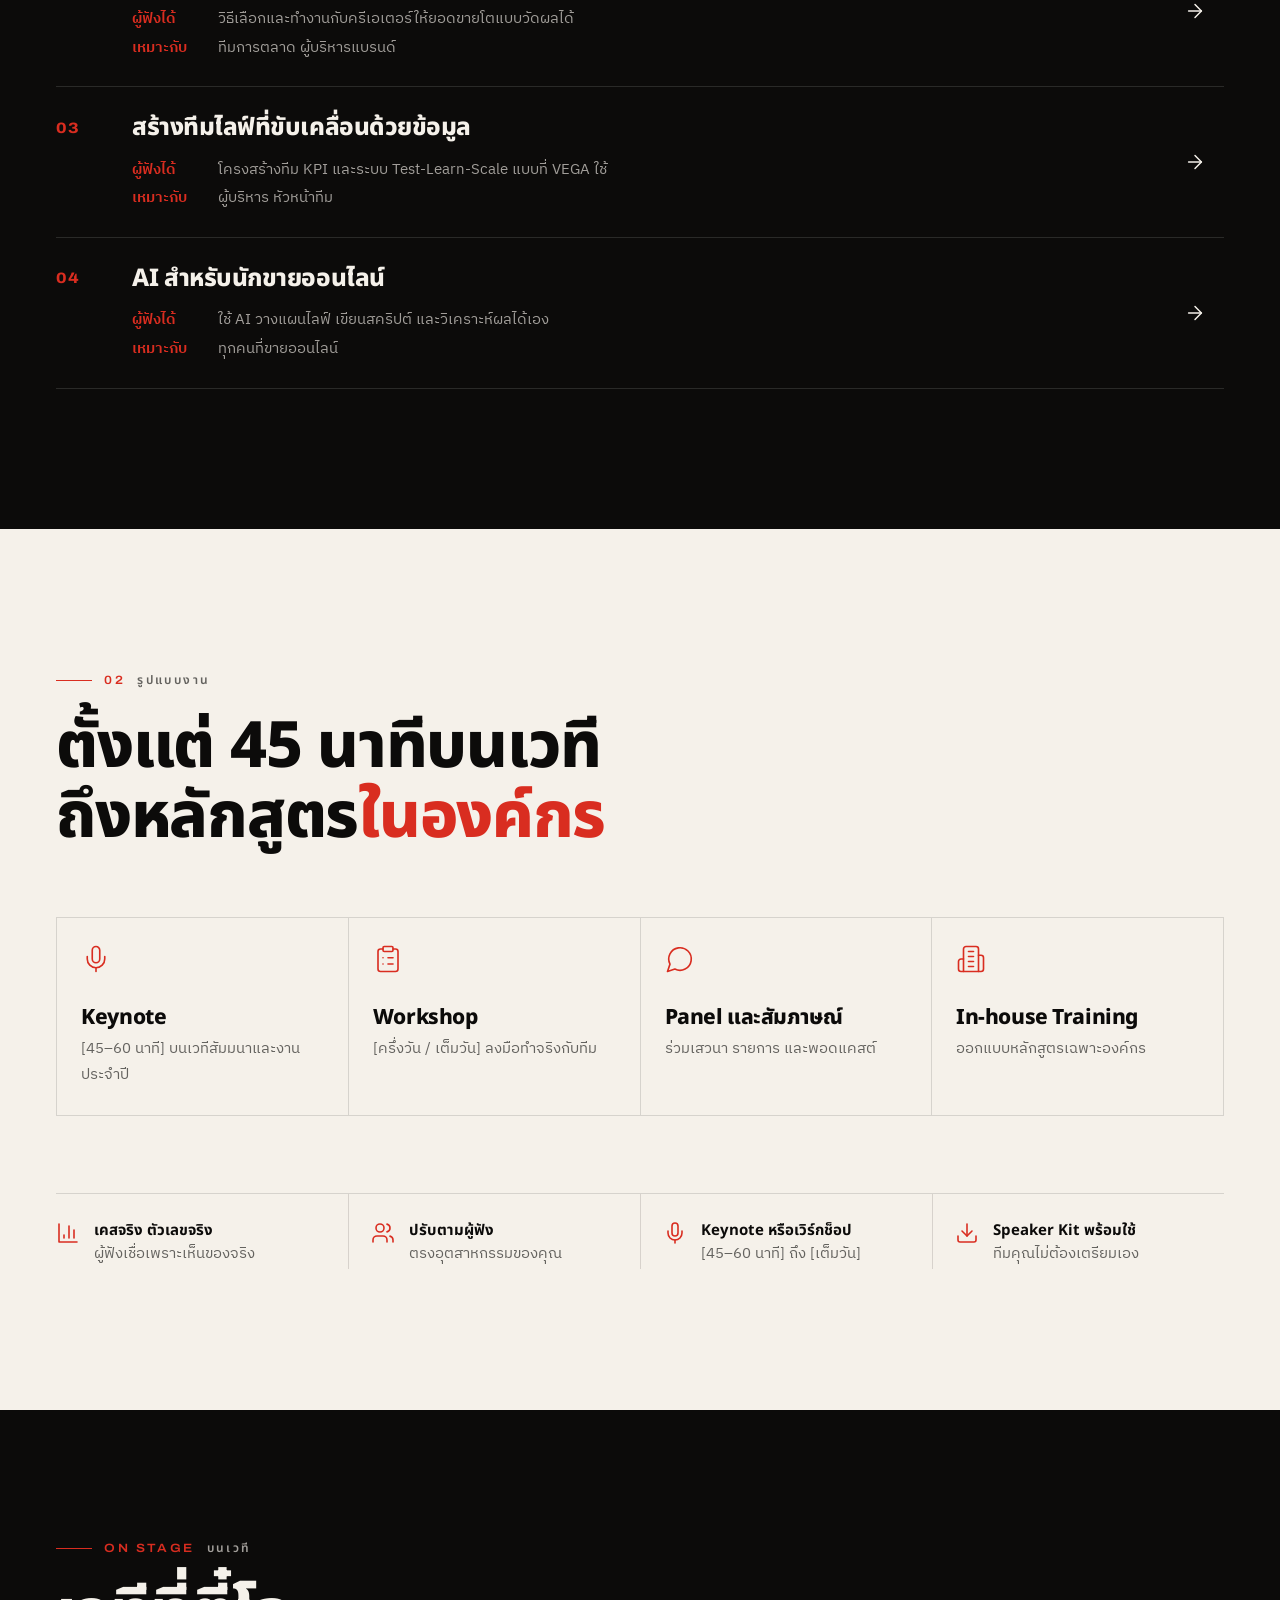
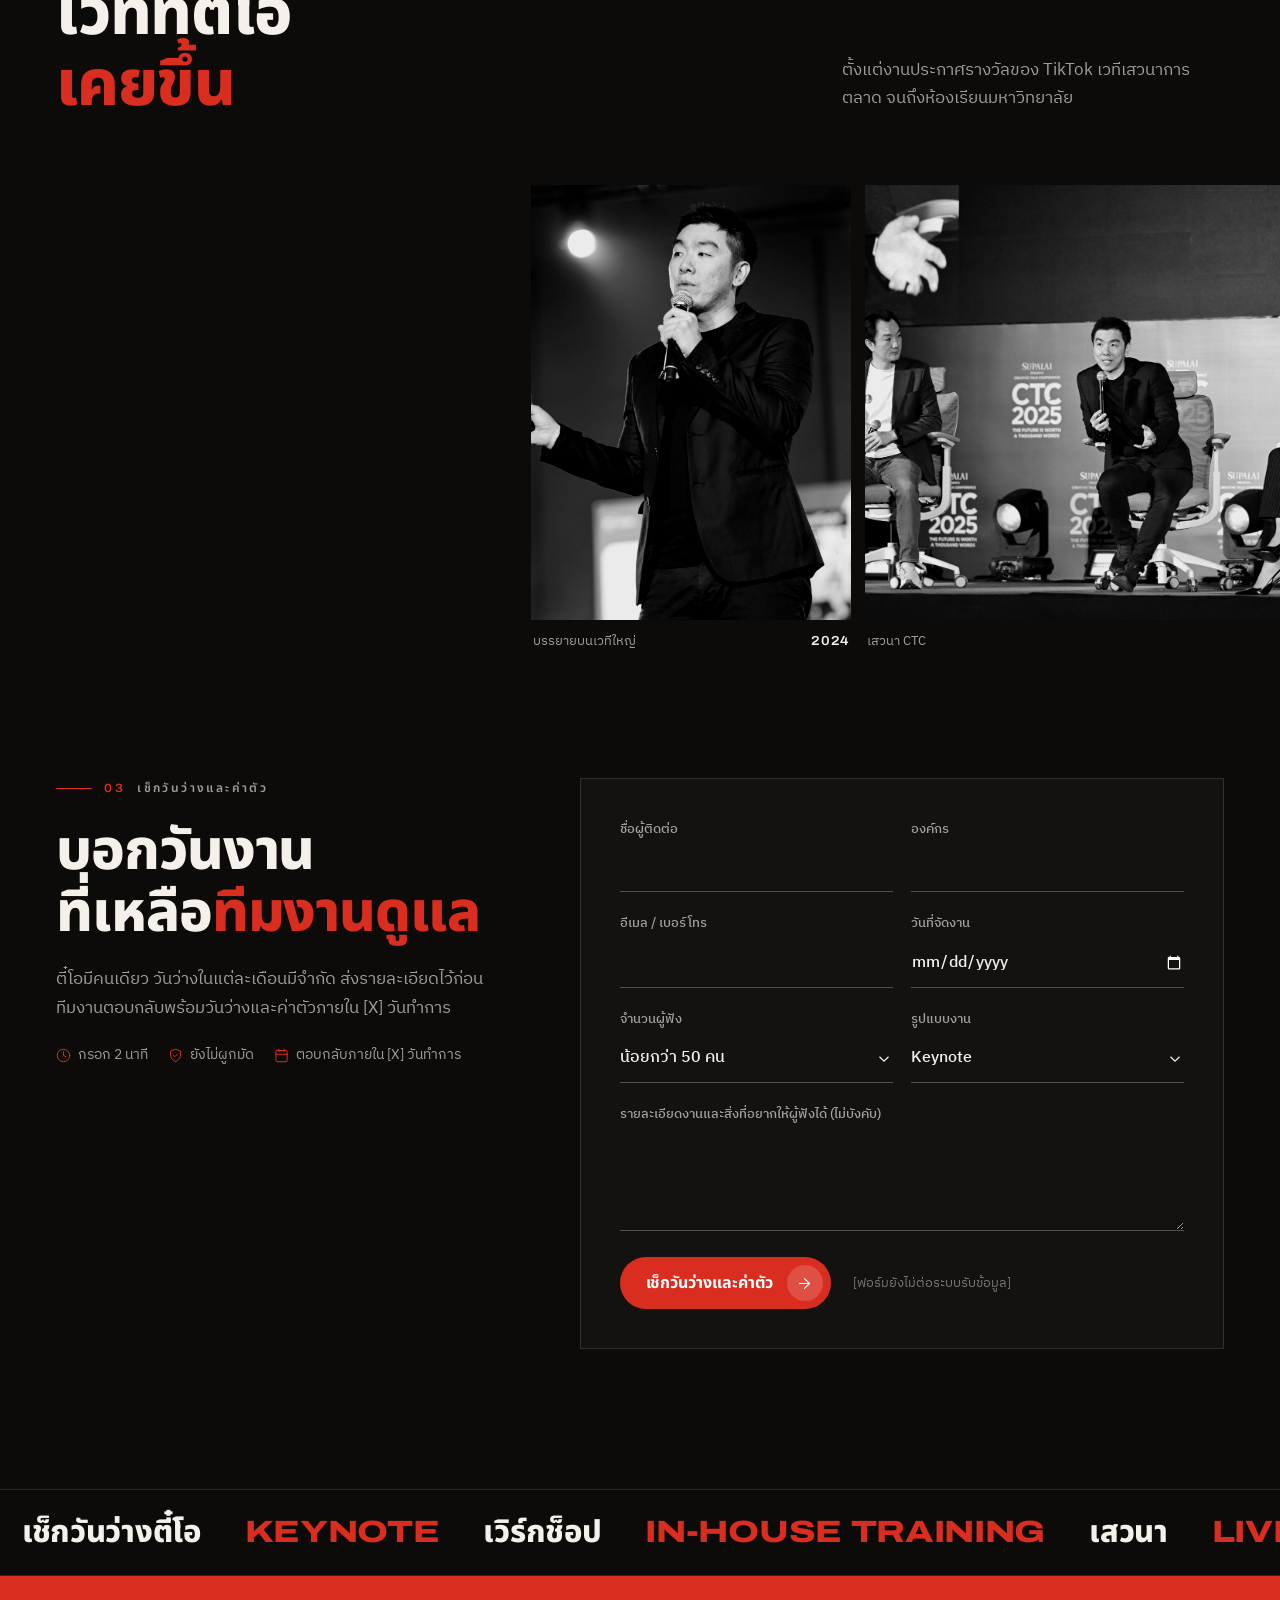
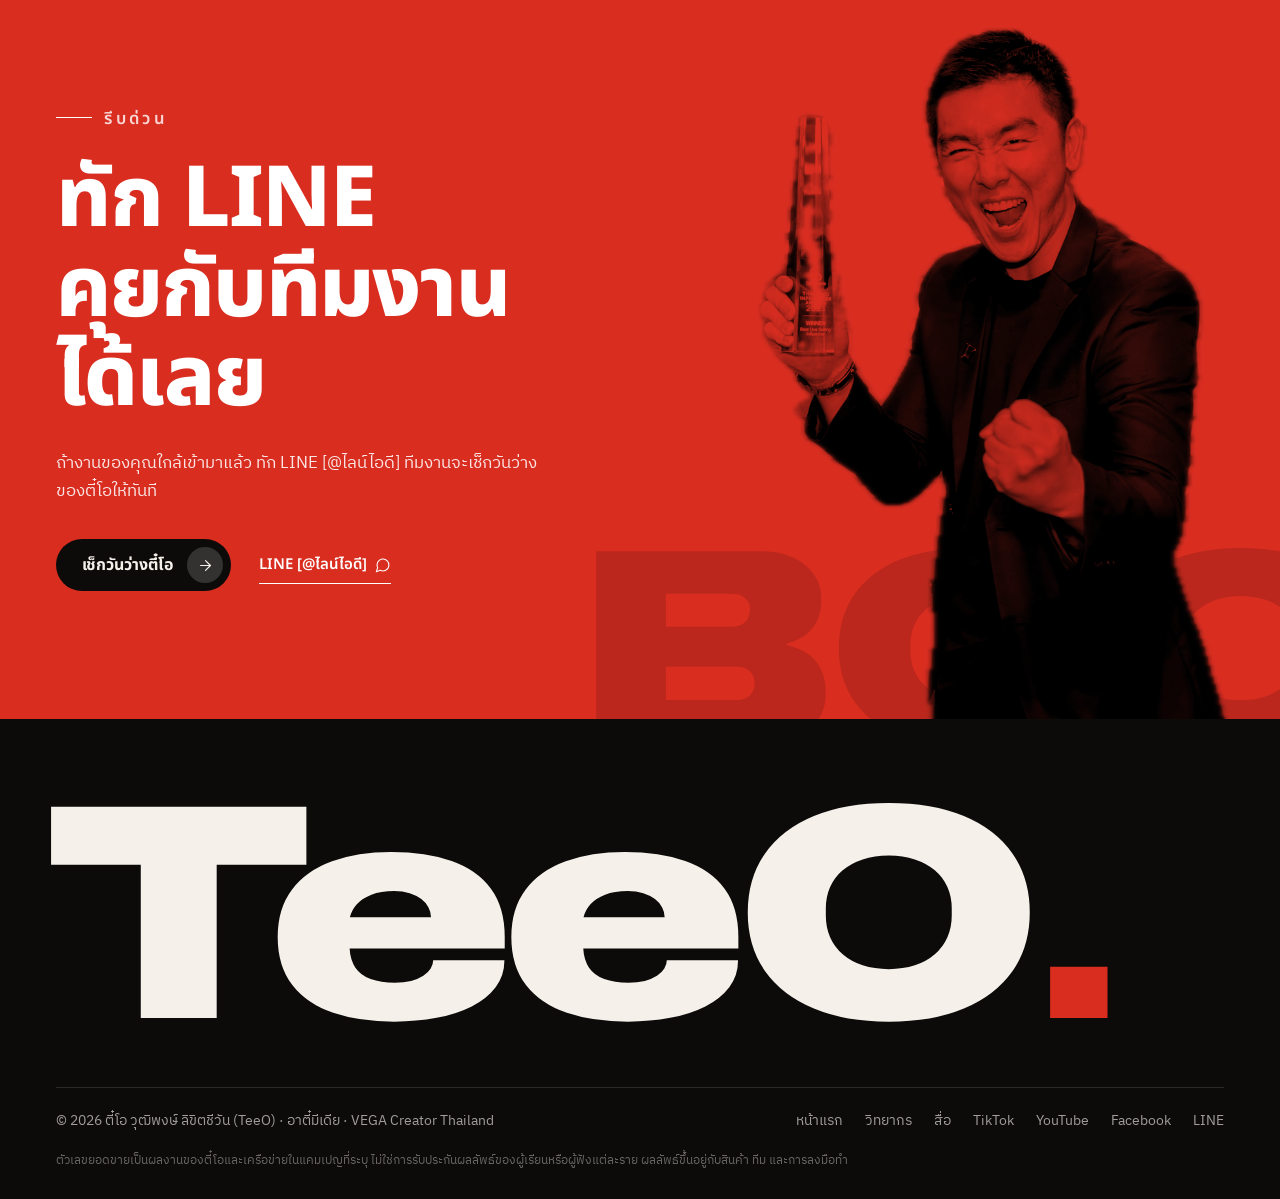
<file: speaking.html>
<!doctype html>
<html lang="th">
<head>
<meta charset="utf-8">
<meta name="viewport" content="width=device-width, initial-scale=1">
<meta name="robots" content="noindex, nofollow">
<title>เชิญตี๋โอเป็นวิทยากร | Keynote และ Workshop ไลฟ์คอมเมิร์ซ</title>
<meta name="description" content="เชิญตี๋โอ วุฒิพงษ์ ลิขิตชีวัน เป็นวิทยากรด้านไลฟ์คอมเมิร์ซ ครีเอเตอร์อีโคโนมี และทีมขายยุคใหม่ สำหรับองค์กร งานสัมมนา และมหาวิทยาลัย">
<link rel="canonical" href="https://[DOMAIN]/speaking">
<meta property="og:type" content="website">
<meta property="og:title" content="เชิญตี๋โอเป็นวิทยากร | Keynote และ Workshop ไลฟ์คอมเมิร์ซ">
<meta property="og:description" content="เชิญตี๋โอ วุฒิพงษ์ ลิขิตชีวัน เป็นวิทยากรด้านไลฟ์คอมเมิร์ซ ครีเอเตอร์อีโคโนมี และทีมขายยุคใหม่ สำหรับองค์กร งานสัมมนา และมหาวิทยาลัย">
<meta property="og:url" content="https://[DOMAIN]/speaking">
<meta property="og:image" content="https://[DOMAIN]/assets/og-image.jpg">
<meta property="og:locale" content="th_TH">
<meta name="twitter:card" content="summary_large_image">
<link rel="preconnect" href="https://fonts.googleapis.com">
<link href="https://fonts.googleapis.com/css2?family=Archivo:wdth,wght@62..125,100..900&amp;family=Noto+Sans+Thai:wght@500;600;700;800&amp;family=IBM+Plex+Sans+Thai:wght@400;500;600&amp;display=swap" rel="stylesheet">
<script type="application/ld+json">
{
  "@context": "https://schema.org",
  "@type": "Person",
  "name": "วุฒิพงษ์ ลิขิตชีวัน",
  "alternateName": [
    "ตี๋โอ",
    "TeeO",
    "Wuttipong Likhitcheewan",
    "อาตี๋รีวิว"
  ],
  "jobTitle": "วิทยากรและนักไลฟ์คอมเมิร์ซ, CEO",
  "url": "https://[DOMAIN]/",
  "image": "https://[DOMAIN]/assets/teeo.jpg",
  "worksFor": [
    {
      "@type": "Organization",
      "name": "VEGA Creator Thailand"
    },
    {
      "@type": "Organization",
      "name": "อาตี๋มีเดีย (Artee Media)"
    }
  ],
  "alumniOf": {
    "@type": "CollegeOrUniversity",
    "name": "มหาวิทยาลัยเชียงใหม่"
  },
  "award": [
    "Asia's Top Outstanding Netizen (Digital) Marketeer of the Year 2024",
    "TikTok Shop Creator of the Year 2023",
    "Best MCN of the Year 2024"
  ],
  "knowsAbout": [
    "Live Commerce",
    "TikTok Shop",
    "Shopee Live",
    "Affiliate Marketing",
    "Creator Economy"
  ],
  "sameAs": [
    "[TikTok URL]",
    "[YouTube URL]",
    "[Facebook URL]",
    "https://www.thairath.co.th/money/business_marketing/marketing_trends/2824494",
    "https://www.infoquest.co.th/2024/425379"
  ]
}
</script>
<link rel="stylesheet" href="assets/lux.css">
</head>
<body>
<svg width="0" height="0" style="position:absolute" aria-hidden="true"><symbol id="i-mic" viewBox="0 0 24 24"><path d="M12 2a3 3 0 0 0-3 3v7a3 3 0 0 0 6 0V5a3 3 0 0 0-3-3Z"/><path d="M19 10v2a7 7 0 0 1-14 0v-2"/><path d="M12 19v3"/></symbol><symbol id="i-radio" viewBox="0 0 24 24"><path d="M4.9 19.1C1 15.2 1 8.8 4.9 4.9"/><path d="M7.8 16.2c-2.3-2.3-2.3-6.1 0-8.5"/><circle cx="12" cy="12" r="2"/><path d="M16.2 7.8c2.3 2.3 2.3 6.1 0 8.5"/><path d="M19.1 4.9C23 8.8 23 15.1 19.1 19"/></symbol><symbol id="i-users" viewBox="0 0 24 24"><path d="M16 21v-2a4 4 0 0 0-4-4H6a4 4 0 0 0-4 4v2"/><circle cx="9" cy="7" r="4"/><path d="M22 21v-2a4 4 0 0 0-3-3.87"/><path d="M16 3.13a4 4 0 0 1 0 7.75"/></symbol><symbol id="i-chart" viewBox="0 0 24 24"><path d="M3 3v18h18"/><path d="M18 17V9"/><path d="M13 17V5"/><path d="M8 17v-3"/></symbol><symbol id="i-sparkles" viewBox="0 0 24 24"><path d="m12 3-1.9 5.8a2 2 0 0 1-1.3 1.3L3 12l5.8 1.9a2 2 0 0 1 1.3 1.3L12 21l1.9-5.8a2 2 0 0 1 1.3-1.3L21 12l-5.8-1.9a2 2 0 0 1-1.3-1.3Z"/></symbol><symbol id="i-book" viewBox="0 0 24 24"><path d="M2 3h6a4 4 0 0 1 4 4v14a3 3 0 0 0-3-3H2z"/><path d="M22 3h-6a4 4 0 0 0-4 4v14a3 3 0 0 1 3-3h7z"/></symbol><symbol id="i-clipboard" viewBox="0 0 24 24"><rect width="8" height="4" x="8" y="2" rx="1"/><path d="M16 4h2a2 2 0 0 1 2 2v14a2 2 0 0 1-2 2H6a2 2 0 0 1-2-2V6a2 2 0 0 1 2-2h2"/><path d="M12 11h4"/><path d="M12 16h4"/><path d="M8 11h.01"/><path d="M8 16h.01"/></symbol><symbol id="i-message" viewBox="0 0 24 24"><path d="M7.9 20A9 9 0 1 0 4 16.1L2 22Z"/></symbol><symbol id="i-building" viewBox="0 0 24 24"><path d="M6 22V4a2 2 0 0 1 2-2h8a2 2 0 0 1 2 2v18Z"/><path d="M6 12H4a2 2 0 0 0-2 2v6a2 2 0 0 0 2 2h2"/><path d="M18 9h2a2 2 0 0 1 2 2v9a2 2 0 0 1-2 2h-2"/><path d="M10 6h4"/><path d="M10 10h4"/><path d="M10 14h4"/><path d="M10 18h4"/></symbol><symbol id="i-award" viewBox="0 0 24 24"><circle cx="12" cy="8" r="6"/><path d="M15.477 12.89 17 22l-5-3-5 3 1.523-9.11"/></symbol><symbol id="i-download" viewBox="0 0 24 24"><path d="M21 15v4a2 2 0 0 1-2 2H5a2 2 0 0 1-2-2v-4"/><path d="m7 10 5 5 5-5"/><path d="M12 15V3"/></symbol><symbol id="i-arrow" viewBox="0 0 24 24"><path d="M5 12h14"/><path d="m12 5 7 7-7 7"/></symbol><symbol id="i-out" viewBox="0 0 24 24"><path d="M7 7h10v10"/><path d="M7 17 17 7"/></symbol><symbol id="i-clock" viewBox="0 0 24 24"><circle cx="12" cy="12" r="10"/><path d="M12 6v6l4 2"/></symbol><symbol id="i-shield" viewBox="0 0 24 24"><path d="M12 22s8-4 8-10V5l-8-3-8 3v7c0 6 8 10 8 10"/><path d="m9 12 2 2 4-4"/></symbol><symbol id="i-calendar" viewBox="0 0 24 24"><rect width="18" height="18" x="3" y="4" rx="2"/><path d="M16 2v4"/><path d="M8 2v4"/><path d="M3 10h18"/></symbol><symbol id="i-store" viewBox="0 0 24 24"><path d="m2 7 4.4-4.4A2 2 0 0 1 7.8 2h8.4a2 2 0 0 1 1.4.6L22 7"/><path d="M4 12v8a2 2 0 0 0 2 2h12a2 2 0 0 0 2-2v-8"/><path d="M2 7h20v3a2 2 0 0 1-4 0 2 2 0 0 1-4 0 2 2 0 0 1-4 0 2 2 0 0 1-4 0 2 2 0 0 1-4 0V7"/></symbol><symbol id="i-phone" viewBox="0 0 24 24"><rect width="14" height="20" x="5" y="2" rx="2"/><path d="M12 18h.01"/></symbol><symbol id="i-check" viewBox="0 0 24 24"><path d="M20 6 9 17l-5-5"/></symbol><symbol id="i-down" viewBox="0 0 24 24"><path d="m6 9 6 6 6-6"/></symbol><symbol id="i-play" viewBox="0 0 24 24"><path d="m7 4 13 8-13 8z"/></symbol></svg>
<header class="top">
  <div class="wrap">
    <a class="logo" href="index.html" aria-label="TeeO หน้าแรก">TeeO<b>.</b></a>
    <nav class="nav" aria-label="เมนูหลัก"><a href="speaking.html" aria-current="page">วิทยากร</a><a href="index.html#courses">คอร์ส</a><a href="index.html#ebook">อีบุ๊ก</a><a href="index.html#live">ไลฟ์ให้แบรนด์</a><a href="press.html">สื่อ</a></nav>
    <div class="top-r"><a class="btn sm" href="#book">เช็กวันว่าง<b><svg class="ic" aria-hidden="true"><use href="#i-arrow"/></svg></b></a><button class="burger" aria-label="เมนู" aria-expanded="false"><span></span></button></div>
  </div>
  <div class="progress"><span></span></div>
</header>
<nav class="sheet" aria-label="เมนูมือถือ"><a href="speaking.html"><small>01</small>วิทยากร</a><a href="index.html#courses"><small>02</small>คอร์ส</a><a href="index.html#ebook"><small>03</small>อีบุ๊ก</a><a href="index.html#live"><small>04</small>ไลฟ์ให้แบรนด์</a><a href="press.html"><small>05</small>สื่อ</a></nav>
<main>
<section class="hero inner">
  <div class="hero-word" aria-hidden="true">KEYNOTE</div>
  <div class="wrap hero-grid">
    <div class="hero-copy">
      <p class="kick"><i>Speaking</i> Keynote · Workshop · In-house</p>
      <h1><span>งานสัมมนาที่ผู้ฟัง</span><span><em>กลับไปขายได้จริง</em></span><span>ตั้งแต่ไลฟ์ถัดไป</span></h1>
      <p class="lead"><strong>ตี๋โอ วุฒิพงษ์ ลิขิตชีวัน (TeeO)</strong> ผู้ปิดยอด 50 ล้านบาทในไลฟ์เดียว สอนเป็นขั้นตอนที่จดแล้วใช้ได้เลย เล่าจากเคสจริงเป็นภาษาคนทำงาน</p>
      <div class="cta"><a class="btn " href="#book">เช็กวันว่างตี๋โอ<b><svg class="ic" aria-hidden="true"><use href="#i-arrow"/></svg></b></a><a class="link" href="#">ดาวน์โหลด Speaker Kit<svg class="ic" aria-hidden="true"><use href="#i-download"/></svg></a></div>
      <div class="assure"><span><svg class="ic" aria-hidden="true"><use href="#i-clock"/></svg>กรอก 2 นาที</span><span><svg class="ic" aria-hidden="true"><use href="#i-shield"/></svg>ยังไม่ผูกมัด</span><span><svg class="ic" aria-hidden="true"><use href="#i-calendar"/></svg>ตอบกลับภายใน [X] วันทำการ</span></div>
    </div>
    <div class="hero-fig"><div class="hero-panel"><img class="grade" src="assets/photos/speaking-hero.jpg" width="2000" height="1125" alt="ตี๋โอ วุฒิพงษ์ ลิขิตชีวัน บรรยายบนเวที TikTok Shop Tech Playground"></div></div>
  </div>
  <div class="hstats" aria-label="ตัวเลขทางการ"><div><b class="num" data-count>40<small>ล้านบาท</small></b><span>ยอดขายไลฟ์เดียวบน TikTok</span></div><div><b class="num" data-count>50<small>ล้านบาท</small></b><span>ยอดขายไลฟ์เดียวบน Shopee</span></div><div><b class="num" data-count>2,200<small>ล้านบาท</small></b><span>ยอดขายเครือข่ายครีเอเตอร์ปี 2025</span></div><div><b class="num" data-count>10,000+</b><span>ครีเอเตอร์ที่ผ่านการพัฒนา</span></div></div>
</section>
<section class="logos" aria-label="สื่อและแพลตฟอร์ม"><p>สื่อที่สัมภาษณ์<br>และแพลตฟอร์มที่ทำสถิติ</p><div class="mq"><ul><li><img src="assets/logos/thairath.svg" alt="ไทยรัฐ" class="" loading="lazy"></li><li><img src="assets/logos/ch7.svg" alt="ช่อง 7" class="t" loading="lazy"></li><li><img src="assets/logos/amarin.svg" alt="Amarin TV" class="t" loading="lazy"></li><li><img src="assets/logos/tnn.png" alt="TNN" class="" loading="lazy"></li><li><img src="assets/logos/sanook.svg" alt="Sanook" class="t" loading="lazy"></li><li><img src="assets/logos/khaosod.svg" alt="ข่าวสด" class="" loading="lazy"></li><li><img src="assets/logos/tiktok.svg" alt="TikTok" class="" loading="lazy"></li><li><img src="assets/logos/shopee.svg" alt="Shopee" class="t" loading="lazy"></li><li aria-hidden="true"><img src="assets/logos/thairath.svg" alt="" class="" loading="lazy"></li><li aria-hidden="true"><img src="assets/logos/ch7.svg" alt="" class="t" loading="lazy"></li><li aria-hidden="true"><img src="assets/logos/amarin.svg" alt="" class="t" loading="lazy"></li><li aria-hidden="true"><img src="assets/logos/tnn.png" alt="" class="" loading="lazy"></li><li aria-hidden="true"><img src="assets/logos/sanook.svg" alt="" class="t" loading="lazy"></li><li aria-hidden="true"><img src="assets/logos/khaosod.svg" alt="" class="" loading="lazy"></li><li aria-hidden="true"><img src="assets/logos/tiktok.svg" alt="" class="" loading="lazy"></li><li aria-hidden="true"><img src="assets/logos/shopee.svg" alt="" class="t" loading="lazy"></li></ul></div></section>
<section class="sec" id="topics">
  <div class="wrap">
    <div class="head"><div><p class="kick"><i>01</i> หัวข้อบรรยาย</p><h2 class="h2">เลือกหัวข้อจาก<em>ปัญหา</em><br>ที่ผู้ฟังของคุณเจออยู่</h2></div><p class="mut">ทุกหัวข้อปรับความลึกได้ ตั้งแต่ผู้เริ่มต้นจนถึงผู้บริหาร เคยขึ้นเวที DAAT DAY 2024, Creative Talk Conference, RAiNMaker และ TikTok Shop</p></div>
    <div class="trows" style="border-color:var(--line)"><a class="trow dk" href="#book"><b class="num">01</b><h3>Live Commerce ตั้งแต่ศูนย์ถึงหลักสิบล้าน</h3><svg class="ic" aria-hidden="true"><use href="#i-arrow"/></svg><dl><div><dt>ผู้ฟังได้</dt><dd>โครงไลฟ์ 3 องก์ สคริปต์ปิดการขาย และตัวเลขที่ต้องดูหลังไลฟ์</dd></div><div><dt>เหมาะกับ</dt><dd>ผู้ประกอบการ ทีมขาย นักศึกษา</dd></div></dl></a><a class="trow dk" href="#book"><b class="num">02</b><h3>Creator Economy และ Affiliate สำหรับแบรนด์</h3><svg class="ic" aria-hidden="true"><use href="#i-arrow"/></svg><dl><div><dt>ผู้ฟังได้</dt><dd>วิธีเลือกและทำงานกับครีเอเตอร์ให้ยอดขายโตแบบวัดผลได้</dd></div><div><dt>เหมาะกับ</dt><dd>ทีมการตลาด ผู้บริหารแบรนด์</dd></div></dl></a><a class="trow dk" href="#book"><b class="num">03</b><h3>สร้างทีมไลฟ์ที่ขับเคลื่อนด้วยข้อมูล</h3><svg class="ic" aria-hidden="true"><use href="#i-arrow"/></svg><dl><div><dt>ผู้ฟังได้</dt><dd>โครงสร้างทีม KPI และระบบ Test-Learn-Scale แบบที่ VEGA ใช้</dd></div><div><dt>เหมาะกับ</dt><dd>ผู้บริหาร หัวหน้าทีม</dd></div></dl></a><a class="trow dk" href="#book"><b class="num">04</b><h3>AI สำหรับนักขายออนไลน์</h3><svg class="ic" aria-hidden="true"><use href="#i-arrow"/></svg><dl><div><dt>ผู้ฟังได้</dt><dd>ใช้ AI วางแผนไลฟ์ เขียนสคริปต์ และวิเคราะห์ผลได้เอง</dd></div><div><dt>เหมาะกับ</dt><dd>ทุกคนที่ขายออนไลน์</dd></div></dl></a></div>
  </div>
</section>
<section class="sec paper">
  <div class="wrap">
    <div class="head"><div><p class="kick"><i>02</i> รูปแบบงาน</p><h2 class="h2">ตั้งแต่ 45 นาทีบนเวที<br>ถึงหลักสูตร<em>ในองค์กร</em></h2></div></div>
    <div class="formats">
      <div><svg class="ic" aria-hidden="true"><use href="#i-mic"/></svg><h3>Keynote</h3><p>[45–60 นาที] บนเวทีสัมมนาและงานประจำปี</p></div>
      <div><svg class="ic" aria-hidden="true"><use href="#i-clipboard"/></svg><h3>Workshop</h3><p>[ครึ่งวัน / เต็มวัน] ลงมือทำจริงกับทีม</p></div>
      <div><svg class="ic" aria-hidden="true"><use href="#i-message"/></svg><h3>Panel และสัมภาษณ์</h3><p>ร่วมเสวนา รายการ และพอดแคสต์</p></div>
      <div><svg class="ic" aria-hidden="true"><use href="#i-building"/></svg><h3>In-house Training</h3><p>ออกแบบหลักสูตรเฉพาะองค์กร</p></div>
    </div>
    <div class="deliver"><div><svg class="ic" aria-hidden="true"><use href="#i-chart"/></svg><span><b>เคสจริง ตัวเลขจริง</b><span class="mut">ผู้ฟังเชื่อเพราะเห็นของจริง</span></span></div><div><svg class="ic" aria-hidden="true"><use href="#i-users"/></svg><span><b>ปรับตามผู้ฟัง</b><span class="mut">ตรงอุตสาหกรรมของคุณ</span></span></div><div><svg class="ic" aria-hidden="true"><use href="#i-mic"/></svg><span><b>Keynote หรือเวิร์กช็อป</b><span class="mut">[45–60 นาที] ถึง [เต็มวัน]</span></span></div><div><svg class="ic" aria-hidden="true"><use href="#i-download"/></svg><span><b>Speaker Kit พร้อมใช้</b><span class="mut">ทีมคุณไม่ต้องเตรียมเอง</span></span></div></div>
  </div>
</section>
<section class="film" aria-label="ภาพบนเวที">
  <div class="wrap"><div class="head"><div><p class="kick"><i>On stage</i> บนเวที</p><h2 class="h2">เวทีที่ตี๋โอ<br><em>เคยขึ้น</em></h2></div><p class="mut">ตั้งแต่งานประกาศรางวัลของ TikTok เวทีเสวนาการตลาด จนถึงห้องเรียนมหาวิทยาลัย</p></div></div>
  <div class="film-track"><figure class="frame "><img class="grade" src="assets/photos/hero-awards.jpg" width="2000" height="1125" alt="ตี๋โอ วุฒิพงษ์ ลิขิตชีวัน — TikTok Awards Thailand" loading="lazy"><figcaption><span>TikTok Awards Thailand</span><b>2023</b></figcaption></figure><figure class="frame tall"><img class="grade" src="assets/photos/path-speaking.jpg" width="1120" height="1400" alt="ตี๋โอ วุฒิพงษ์ ลิขิตชีวัน — บรรยายบนเวทีใหญ่" loading="lazy"><figcaption><span>บรรยายบนเวทีใหญ่</span><b>2024</b></figcaption></figure><figure class="frame "><img class="grade" src="assets/photos/press-hero.jpg" width="2000" height="1125" alt="ตี๋โอ วุฒิพงษ์ ลิขิตชีวัน — เสวนา CTC" loading="lazy"><figcaption><span>เสวนา CTC</span><b>2025</b></figcaption></figure><figure class="frame "><img class="grade" src="assets/photos/stage-panel.jpg" width="1400" height="1050" alt="ตี๋โอ วุฒิพงษ์ ลิขิตชีวัน — เวทีเสวนาครีเอเตอร์" loading="lazy"><figcaption><span>เวทีเสวนาครีเอเตอร์</span><b>2024</b></figcaption></figure><figure class="frame "><img class="grade" src="assets/photos/class-cmu.jpg" width="1600" height="900" alt="ตี๋โอ วุฒิพงษ์ ลิขิตชีวัน — สอนที่มหาวิทยาลัยเชียงใหม่" loading="lazy"><figcaption><span>สอนที่มหาวิทยาลัยเชียงใหม่</span><b>VEGA Academy</b></figcaption></figure><figure class="frame "><img class="grade" src="assets/photos/speaking-hero.jpg" width="2000" height="1125" alt="ตี๋โอ วุฒิพงษ์ ลิขิตชีวัน — TikTok Shop Tech Playground" loading="lazy"><figcaption><span>TikTok Shop Tech Playground</span><b>2026</b></figcaption></figure><figure class="frame "><img class="grade" src="assets/photos/stage-talk.jpg" width="1400" height="1050" alt="ตี๋โอ วุฒิพงษ์ ลิขิตชีวัน — บรรยายผลงานไลฟ์คอมเมิร์ซ" loading="lazy"><figcaption><span>บรรยายผลงานไลฟ์คอมเมิร์ซ</span><b>2024</b></figcaption></figure></div>
</section>
<section class="sec" id="book" style="padding-top:0">
  <div class="wrap book-g">
    <div>
      <p class="kick"><i>03</i> เช็กวันว่างและค่าตัว</p>
      <h2 class="h2">บอกวันงาน<br>ที่เหลือ<em>ทีมงานดูแล</em></h2>
      <p class="mut">ตี๋โอมีคนเดียว วันว่างในแต่ละเดือนมีจำกัด ส่งรายละเอียดไว้ก่อน ทีมงานตอบกลับพร้อมวันว่างและค่าตัวภายใน [X] วันทำการ</p>
      <div class="assure"><span><svg class="ic" aria-hidden="true"><use href="#i-clock"/></svg>กรอก 2 นาที</span><span><svg class="ic" aria-hidden="true"><use href="#i-shield"/></svg>ยังไม่ผูกมัด</span><span><svg class="ic" aria-hidden="true"><use href="#i-calendar"/></svg>ตอบกลับภายใน [X] วันทำการ</span></div>
    </div>
    <form class="form" onsubmit="return false">
      <label>ชื่อผู้ติดต่อ<input id="f-name" type="text" name="name" autocomplete="name" required></label>
      <label>องค์กร<input id="f-org" type="text" name="org" autocomplete="organization" required></label>
      <label>อีเมล / เบอร์โทร<input id="f-contact" type="text" name="contact" required></label>
      <label>วันที่จัดงาน<input id="f-date" type="date" name="date"></label>
      <label>จำนวนผู้ฟัง<select id="f-aud" name="audience"><option>น้อยกว่า 50 คน</option><option>50–200 คน</option><option>200–1,000 คน</option><option>มากกว่า 1,000 คน</option></select></label>
      <label>รูปแบบงาน<select id="f-format" name="format"><option>Keynote</option><option>Workshop</option><option>Panel / สัมภาษณ์</option><option>In-house Training</option></select></label>
      <label class="full">รายละเอียดงานและสิ่งที่อยากให้ผู้ฟังได้ (ไม่บังคับ)<textarea id="f-detail" name="details" rows="3"></textarea></label>
      <div class="row"><button type="submit" class="btn">เช็กวันว่างและค่าตัว<b><svg class="ic" aria-hidden="true"><use href="#i-arrow"/></svg></b></button><span class="fine">[ฟอร์มยังไม่ต่อระบบรับข้อมูล]</span></div>
    </form>
  </div>
</section>
<div class="band" aria-hidden="true"><div><span>เช็กวันว่างตี๋โอ</span><span>KEYNOTE</span><span>เวิร์กช็อป</span><span>IN-HOUSE TRAINING</span><span>เสวนา</span><span>LIVE COMMERCE</span><span>เช็กวันว่างตี๋โอ</span><span>KEYNOTE</span><span>เวิร์กช็อป</span><span>IN-HOUSE TRAINING</span><span>เสวนา</span><span>LIVE COMMERCE</span><span>เช็กวันว่างตี๋โอ</span><span>KEYNOTE</span><span>เวิร์กช็อป</span><span>IN-HOUSE TRAINING</span><span>เสวนา</span><span>LIVE COMMERCE</span><span>เช็กวันว่างตี๋โอ</span><span>KEYNOTE</span><span>เวิร์กช็อป</span><span>IN-HOUSE TRAINING</span><span>เสวนา</span><span>LIVE COMMERCE</span></div></div><section class="final" id="contact">
  <div class="final-word" aria-hidden="true">BOOK</div>
  <div class="wrap final-g">
    <div class="final-c">
      <p class="kick">รีบด่วน</p>
      <h2>ทัก LINE<br>คุยกับทีมงาน<br>ได้เลย</h2>
      <p>ถ้างานของคุณใกล้เข้ามาแล้ว ทัก LINE [@ไลน์ไอดี] ทีมงานจะเช็กวันว่างของตี๋โอให้ทันที</p>
      <div class="cta"><a class="btn ink" href="#book">เช็กวันว่างตี๋โอ<b><svg class="ic" aria-hidden="true"><use href="#i-arrow"/></svg></b></a><a class="link" href="#">LINE [@ไลน์ไอดี]<svg class="ic" aria-hidden="true"><use href="#i-message"/></svg></a></div>
    </div>
    <div class="final-fig"><img src="assets/cut/teeo-award.webp" width="745" height="1200" alt="ตี๋โอ วุฒิพงษ์ ลิขิตชีวัน ชูรางวัล Thailand Influencer Awards 2023" loading="lazy"></div>
  </div>
</section>
</main>
<footer>
  <div class="wrap">
    <p class="foot-word" aria-hidden="true">TeeO<b>.</b></p>
    <div class="foot">
      <span>© 2026 ตี๋โอ วุฒิพงษ์ ลิขิตชีวัน (TeeO) · อาตี๋มีเดีย · VEGA Creator Thailand</span>
      <nav aria-label="ลิงก์"><a href="index.html">หน้าแรก</a><a href="speaking.html">วิทยากร</a><a href="press.html">สื่อ</a><a href="#">TikTok</a><a href="#">YouTube</a><a href="#">Facebook</a><a href="#">LINE</a></nav>
    </div>
    <p class="disc">ตัวเลขยอดขายเป็นผลงานของตี๋โอและเครือข่ายในแคมเปญที่ระบุ ไม่ใช่การรับประกันผลลัพธ์ของผู้เรียนหรือผู้ฟังแต่ละราย ผลลัพธ์ขึ้นอยู่กับสินค้า ทีม และการลงมือทำ</p>
  </div>
</footer>
<div class="dock"><a class="btn " href="#book">เช็กวันว่างตี๋โอ<b><svg class="ic" aria-hidden="true"><use href="#i-arrow"/></svg></b></a></div>
<script>
/* TeeO site motion. Everything is readable without this file; it only animates. */
(function () {
  var d = document, root = d.documentElement, w = window;
  if (/[?&]flat/.test(location.search)) { root.classList.add('flat'); root.style.setProperty('--flat-h', (/flat=(\d+)/.exec(location.search) || [0, 800])[1] + 'px'); }
  var reduce = w.matchMedia && w.matchMedia('(prefers-reduced-motion: reduce)').matches;
  var $ = function (s, c) { return (c || d).querySelector(s); };
  var $$ = function (s, c) { return Array.prototype.slice.call((c || d).querySelectorAll(s)); };

  /* menu */
  var burger = $('.burger');
  if (burger) {
    burger.addEventListener('click', function () {
      var open = root.classList.toggle('menu-open');
      burger.setAttribute('aria-expanded', open ? 'true' : 'false');
    });
    $$('.sheet a').forEach(function (a) {
      a.addEventListener('click', function () { root.classList.remove('menu-open'); burger.setAttribute('aria-expanded', 'false'); });
    });
  }

  var header = $('.top'), bar = $('.progress span'), dock = $('.dock');
  var word = $('.hero-word'), fig = $('.hero-fig > img'), chips = $$('.chip');
  var film = $('.film'), track = $('.film-track');
  var state = $('.state p:not(.kick)'), words = state ? $$('span', state) : [];
  var book = $('.book'), aboutImg = $('.about-fig img'), finalImg = $('.final-fig img'), finalWord = $('.final-word');
  var desktop = function () { return w.innerWidth > 920; };
  var ticking = false;

  function prog(el, startAt, endAt) {
    /* 0 when the element's top reaches startAt (fraction of viewport), 1 when its bottom reaches endAt */
    var r = el.getBoundingClientRect(), vh = w.innerHeight;
    var total = r.height + vh * (startAt - endAt);
    return Math.max(0, Math.min(1, (vh * startAt - r.top) / total));
  }

  function frame() {
    var y = w.scrollY || 0, vh = w.innerHeight;
    if (header) header.classList.toggle('scrolled', y > 30);
    if (bar) {
      var max = root.scrollHeight - vh;
      bar.style.transform = 'scaleX(' + (max > 0 ? Math.min(y / max, 1) : 0) + ')';
    }
    if (dock) dock.classList.toggle('show', y > vh * 0.7 && y < root.scrollHeight - vh * 1.6);
    if (!reduce) {
      if (y < vh * 1.3) {
        if (word) word.style.transform = 'translate3d(' + (-y * 0.55).toFixed(1) + 'px,0,0)';
        if (fig) fig.style.transform = 'translate3d(0,' + (y * 0.12).toFixed(1) + 'px,0) scale(' + (1 + y / 5200).toFixed(4) + ')';
        chips.forEach(function (c, i) { c.style.transform = 'translate3d(0,' + (-y * (0.1 + i * 0.08)).toFixed(1) + 'px,0)'; });
      }
      if (film && track && desktop()) {
        var p = prog(film, 1, 0);
        var travel = Math.max(0, track.scrollWidth - w.innerWidth);
        track.style.transform = 'translate3d(' + (-p * travel).toFixed(1) + 'px,0,0)';
      }
      if (book) {
        var bp = prog(book.parentNode, 1, 0);
        book.style.transform = 'rotateY(' + (-38 + bp * 30).toFixed(1) + 'deg) rotateX(' + (6 - bp * 5).toFixed(1) + 'deg)';
      }
      if (aboutImg) aboutImg.style.transform = 'translate3d(0,' + ((1 - prog(aboutImg.parentNode, 1, 0.2)) * 60).toFixed(1) + 'px,0)';
      if (finalImg) finalImg.style.transform = 'translateX(-50%) translate3d(0,' + ((1 - prog(finalImg.parentNode, 1, 0.3)) * 80).toFixed(1) + 'px,0)';
      if (finalWord) finalWord.style.transform = 'translate3d(' + ((1 - prog(finalWord.parentNode, 1, 0)) * 26).toFixed(1) + 'vw,0,0)';
    }
    if (words.length) {
      var sp = prog(state, 0.82, 0.42);
      var n = Math.round(sp * words.length);
      words.forEach(function (s, i) { s.classList.toggle('on', reduce || i < n); });
    }
    ticking = false;
  }
  function onScroll() { if (!ticking) { ticking = true; requestAnimationFrame(frame); } }
  w.addEventListener('scroll', onScroll, { passive: true });
  w.addEventListener('resize', onScroll);
  frame();

  if (!('IntersectionObserver' in w)) return;

  /* touch screens have no hover: bring colour back to whichever photo sits mid-screen */
  var hotIO = new IntersectionObserver(function (es) {
    es.forEach(function (e) { e.target.classList.toggle('hot', e.isIntersecting); });
  }, { rootMargin: '-38% 0px -38% 0px' });
  if (w.matchMedia('(hover: none)').matches) $$('.path, .frame, .live-a, .course, .vcard, .hero.inner .hero-panel').forEach(function (el) { hotIO.observe(el); });

  if (reduce) return;
  var vh0 = w.innerHeight;
  var io = new IntersectionObserver(function (es) {
    es.forEach(function (e) { if (e.isIntersecting) { e.target.classList.add('in'); io.unobserve(e.target); } });
  }, { rootMargin: '0px 0px -10% 0px', threshold: 0.06 });
  function arm(sel, cls, step) {
    $$(sel).forEach(function (el) {
      if (el.getBoundingClientRect().top < vh0 * 0.95) return;
      var i = Array.prototype.indexOf.call(el.parentNode.children, el);
      el.style.setProperty('--d', Math.min(i, 7) * (step || 0) + 'ms');
      if (cls === 'rl') { var sp = d.createElement('span'); sp.className = 'rl-i'; while (el.firstChild) sp.appendChild(el.firstChild); el.appendChild(sp); }
      el.classList.add(cls); io.observe(el);
    });
  }
  arm('.h2, .final h2, .state .kick', 'rl', 0);
  arm('.path, .frame, .live-a, .course figure, .thumb', 'ri', 110);
  arm('.head > p, .kick, .trow, .deliver div, .said a, .course-b, .checks li, .awards div, details, .formats div, .vcard > div, .live-b, .form, .about-t > p, .speak-l .lead, .speak-l .cta, .ebook .cta, .final p, .final .cta, .book-g p, .foot-word', 'rv', 70);

  /* counters */
  var cio = new IntersectionObserver(function (es) {
    es.forEach(function (e) {
      if (!e.isIntersecting) return; cio.unobserve(e.target);
      var node = e.target.firstChild; if (!node || node.nodeType !== 3) return;
      var raw = node.nodeValue, m = raw.match(/[\d,]+/); if (!m) return;
      var target = parseInt(m[0].replace(/,/g, ''), 10), t0 = null;
      (function step(t) {
        if (!t0) t0 = t; var p = Math.min((t - t0) / 1600, 1), v = Math.round(target * (1 - Math.pow(1 - p, 4)));
        node.nodeValue = raw.replace(m[0], v.toLocaleString('en-US'));
        if (p < 1) requestAnimationFrame(step); else node.nodeValue = raw;
      })(performance.now());
    });
  }, { threshold: 0.5 });
  w.setTimeout(function () { $$('[data-count]').forEach(function (el) { cio.observe(el); }); }, 900);
})();
</script>
</body>
</html>
</file>
<file: assets/lux.css>
/* TeeO — "The Stage" system. Ink ground, cream paper, one red. Giant type, graded photography, cut-out figure. */
:root{
  --ink:#0C0B0A; --ink2:#141210; --ink3:#1E1B18;
  --cream:#F5F1EA; --cream2:#E9E2D6;
  --red:#D92D20; --red2:#B3241A; --gold:#D9AE52;
  --line:rgba(245,241,234,.13); --lineL:rgba(12,11,10,.13);
  --mute:rgba(245,241,234,.64); --muteL:rgba(12,11,10,.62);
  --th:'Noto Sans Thai',system-ui,sans-serif;
  --body:'IBM Plex Sans Thai',system-ui,sans-serif;
  --num:'Archivo','Noto Sans Thai',system-ui,sans-serif;
  --pad:clamp(20px,4.4vw,64px); --max:1360px;
  --ease:cubic-bezier(.16,.84,.24,1);
  color-scheme:dark;
}
*{box-sizing:border-box}
html{scroll-behavior:smooth;-webkit-text-size-adjust:100%}
body{margin:0;background:var(--ink);color:var(--cream);font-family:var(--body);font-size:17px;line-height:1.7;-webkit-font-smoothing:antialiased;overflow-x:hidden}
img{max-width:100%;display:block}
a{color:inherit;text-decoration:none}
p{margin:0}
h1,h2,h3{margin:0;font-family:var(--th);font-weight:800;line-height:1.14;letter-spacing:-.02em;text-wrap:balance}
.wrap{max-width:var(--max);margin:0 auto;padding-inline:var(--pad)}
.num{font-family:var(--num);font-stretch:125%;font-weight:800;letter-spacing:-.03em;font-variant-numeric:tabular-nums lining-nums}
.ic{width:1em;height:1em;flex:none;fill:none;stroke:currentColor;stroke-width:1.6;stroke-linecap:round;stroke-linejoin:round}
:focus-visible{outline:1px solid var(--red);outline-offset:3px}

/* kicker: small label with index */
.kick{display:flex;align-items:center;gap:12px;font-family:var(--num);font-stretch:112%;font-size:12px;font-weight:600;letter-spacing:.2em;text-transform:uppercase;color:var(--mute)}
.kick{flex-wrap:wrap;row-gap:2px}
.kick i{font-style:normal;color:var(--red);white-space:nowrap}
.kick::before{content:"";width:36px;height:1px;background:var(--red)}
.paper .kick{color:var(--muteL)}

/* buttons: one solid pill per view, everything else is a text link */
.btn{display:inline-flex;align-items:center;gap:14px;height:52px;padding:0 8px 0 26px;border-radius:999px;background:var(--red);color:#fff;font-family:var(--th);font-weight:700;font-size:16px;letter-spacing:0;white-space:nowrap;position:relative;overflow:hidden;isolation:isolate;transition:color .35s}
.btn::before{content:"";position:absolute;inset:0;background:var(--cream);transform:translateY(101%);transition:transform .45s var(--ease);z-index:-1}
.btn b{display:grid;place-items:center;width:36px;height:36px;border-radius:50%;background:rgba(255,255,255,.16);font-size:17px;transition:transform .45s var(--ease),background .35s}
.btn:hover{color:var(--ink)}
.btn:hover::before{transform:none}
.btn:hover b{transform:rotate(-45deg);background:var(--ink);color:var(--cream)}
.btn.sm{height:38px;padding:0 5px 0 16px;font-size:13.5px;gap:10px}
.btn.sm b{width:28px;height:28px;font-size:14px}
.btn.ink{background:var(--ink);color:var(--cream)}
.btn.gold{background:var(--gold);color:var(--ink)}
.btn.gold b{background:rgba(12,11,10,.14)}
.link{display:inline-flex;align-items:center;gap:8px;font-family:var(--th);font-weight:600;font-size:15px;padding:6px 0;background:linear-gradient(currentColor,currentColor) 0 100%/100% 1px no-repeat;transition:background-size .4s var(--ease),color .3s}
.link:hover{background-size:0 1px;color:var(--red)}
.link .ic{font-size:16px;transition:transform .35s var(--ease)}
.link:hover .ic{transform:translate(3px,-3px)}

/* header */
.top{position:fixed;inset:0 0 auto 0;z-index:80;padding-top:env(safe-area-inset-top,0px);transition:background .4s,backdrop-filter .4s,border-color .4s;border-bottom:1px solid transparent}
.top .wrap{display:flex;align-items:center;justify-content:space-between;height:72px;transition:height .4s var(--ease)}
.top.scrolled{background:rgba(12,11,10,.78);backdrop-filter:blur(18px) saturate(1.4);-webkit-backdrop-filter:blur(18px) saturate(1.4);border-color:var(--line)}
.top.scrolled .wrap{height:58px}
.logo{font-family:var(--num);font-stretch:118%;font-weight:800;font-size:22px;letter-spacing:-.03em}
.logo b{color:var(--red)}
.nav{display:flex;gap:34px;font-family:var(--th);font-size:14.5px;font-weight:500}
.nav a{position:relative;opacity:.78;transition:opacity .3s}
.nav a::after{content:"";position:absolute;left:0;right:0;bottom:-6px;height:1px;background:var(--red);transform:scaleX(0);transform-origin:0 50%;transition:transform .4s var(--ease)}
.nav a:hover,.nav a[aria-current]{opacity:1}
.nav a:hover::after,.nav a[aria-current]::after{transform:none}
.top-r{display:flex;align-items:center;gap:10px}
.burger{display:none;width:38px;height:38px;border-radius:50%;border:1px solid var(--line);background:none;color:inherit;padding:0;cursor:pointer;place-items:center}
.burger span{display:block;width:16px;height:1.5px;background:currentColor;position:relative;transition:background .2s}
.burger span::before,.burger span::after{content:"";position:absolute;left:0;width:16px;height:1.5px;background:var(--cream);transition:transform .35s var(--ease)}
.burger span::before{top:-5px}.burger span::after{top:5px}
.menu-open .burger span{background:transparent}
.menu-open .burger span::before{transform:translateY(5px) rotate(45deg)}
.menu-open .burger span::after{transform:translateY(-5px) rotate(-45deg)}
.progress{position:absolute;left:0;right:0;bottom:-1px;height:2px;pointer-events:none}
.progress span{display:block;height:100%;background:var(--red);transform:scaleX(0);transform-origin:0 50%}
.sheet{position:fixed;inset:0;z-index:70;background:var(--ink);display:flex;flex-direction:column;justify-content:center;gap:4px;padding:96px var(--pad) 40px;clip-path:inset(0 0 100% 0);transition:clip-path .6s var(--ease);visibility:hidden}
.menu-open .sheet{clip-path:inset(0);visibility:visible}
.sheet a{font-family:var(--th);font-weight:800;font-size:clamp(34px,10vw,56px);line-height:1.25;letter-spacing:-.02em;display:flex;align-items:baseline;gap:14px;border-bottom:1px solid var(--line);padding:10px 0}
.sheet a small{font-family:var(--num);font-size:12px;font-weight:600;color:var(--red);letter-spacing:.1em}
@media (max-width:920px){.nav{display:none}.burger{display:grid}}
@media (min-width:921px){.sheet{display:none}}

/* hero */
.hero{position:relative;min-height:100svh;display:flex;flex-direction:column;justify-content:flex-end;padding-top:96px;overflow:hidden}
.hero-word{position:absolute;top:7%;left:44vw;white-space:nowrap;font-family:var(--num);font-stretch:125%;font-weight:900;font-size:clamp(180px,33vw,560px);line-height:.8;letter-spacing:-.04em;color:transparent;-webkit-text-stroke:1px rgba(245,241,234,.1);pointer-events:none;user-select:none;will-change:transform}
.hero-grid{position:relative;display:grid;grid-template-columns:minmax(0,1.06fr) minmax(0,.94fr);gap:clamp(24px,4vw,72px);align-items:end}
.hero-copy{padding-bottom:clamp(36px,6vh,84px);position:relative;z-index:3}
.hero h1{font-size:clamp(44px,6.1vw,108px);line-height:1.08;margin:22px 0 26px;font-weight:800}
.hero h1 span{display:block}
.hero h1 em{font-style:normal;color:var(--red)}
.lead{font-size:clamp(16.5px,1.25vw,19px);color:rgba(245,241,234,.8);max-width:33em;line-height:1.75}
.lead strong{color:var(--cream);font-weight:600}
.cta{display:flex;flex-wrap:wrap;align-items:center;gap:14px 28px;margin-top:34px}
.assure{display:flex;flex-wrap:wrap;gap:8px 20px;margin-top:22px;font-size:13.5px;color:var(--mute)}
.assure span{display:inline-flex;align-items:center;gap:7px}
.assure .ic{color:var(--red);font-size:15px}
.hero-fig{position:relative;height:min(82svh,820px);min-height:520px;align-self:end}
.hero-panel{position:absolute;right:0;bottom:0;width:80%;height:74%;background:var(--red);overflow:hidden}
.hero-panel::after{content:"KEYNOTE SPEAKER — LIVE COMMERCE — KEYNOTE SPEAKER — LIVE COMMERCE —";position:absolute;right:14px;top:0;writing-mode:vertical-rl;white-space:nowrap;font-family:var(--num);font-stretch:118%;font-size:11px;font-weight:600;letter-spacing:.32em;color:rgba(255,255,255,.58);animation:vtick 26s linear infinite}
@keyframes vtick{to{transform:translateY(-50%)}}
.hero-fig>img{position:absolute;bottom:0;right:8%;height:100%;width:auto;max-width:none;filter:contrast(1.06) saturate(.92);-webkit-mask-image:linear-gradient(90deg,transparent 0,#000 12%);mask-image:linear-gradient(90deg,transparent 0,#000 12%);will-change:transform}
.chip{position:absolute;z-index:4;display:flex;align-items:center;gap:12px;padding:11px 16px 11px 12px;background:rgba(12,11,10,.72);backdrop-filter:blur(14px);-webkit-backdrop-filter:blur(14px);border:1px solid rgba(245,241,234,.16);font-family:var(--th);font-size:13px;font-weight:600;line-height:1.3;will-change:transform}
.chip .ic{font-size:20px;color:var(--gold)}
.chip small{display:block;font-family:var(--num);font-size:10.5px;font-weight:600;letter-spacing:.14em;color:var(--mute)}
.chip.c1{left:-4%;bottom:27%}
.chip.c2{right:-2%;top:30%}
.hstats{position:relative;z-index:3;display:grid;grid-template-columns:repeat(4,1fr);border-top:1px solid var(--line);background:rgba(12,11,10,.55);backdrop-filter:blur(10px);-webkit-backdrop-filter:blur(10px)}
.hstats>div{padding:22px var(--pad) 24px;border-left:1px solid var(--line);display:flex;align-items:baseline;gap:12px;flex-wrap:wrap}
.hstats>div:first-child{border-left:0}
.hstats .num{font-size:clamp(30px,3.1vw,50px);line-height:1}
.hstats .num small{font-family:var(--th);font-stretch:100%;font-size:.36em;font-weight:600;letter-spacing:0;margin-left:5px;color:var(--mute)}
.hstats span{font-size:13px;color:var(--mute);line-height:1.4}
@media (max-width:920px){
  .hero{padding-top:88px;min-height:0}
  .hero-grid{grid-template-columns:1fr;gap:0}
  .hero-copy{padding-bottom:26px}
  .hero h1{font-size:clamp(42px,12.4vw,72px);margin:16px 0 18px}
  .hero-word{top:54%;font-size:62vw}
  .hero-fig{height:104vw;max-height:560px;min-height:0;margin-inline:calc(var(--pad) * -1)}
  .hero-panel{width:74%;height:76%}
  .hero-fig>img{right:10%}
  .chip.c1{left:var(--pad);bottom:8%}
  .chip.c2{display:none}
  .cta{margin-top:26px}
  .hstats{grid-template-columns:1fr 1fr}
  .hstats>div{padding:16px var(--pad);border-top:1px solid var(--line)}
  .hstats>div:nth-child(-n+2){border-top:0}
  .hstats>div:nth-child(odd){border-left:0}
  .hstats>div{flex-direction:column;gap:4px;align-items:flex-start}
}
/* inner-page hero: framed photo instead of cut-out */
.hero.inner .hero-fig{height:min(70svh,640px);min-height:420px}
.hero.inner .hero-panel{width:100%;height:100%;background:var(--ink3)}
.hero.inner .hero-panel::after{color:rgba(255,255,255,.7);mix-blend-mode:normal;z-index:2}
.hero.inner .hero-panel img{position:absolute;inset:0;width:100%;height:100%;object-fit:cover}
.hero.inner .hero-fig::before{content:"";position:absolute;left:-18px;bottom:-18px;width:38%;height:46%;background:var(--red);z-index:-1}
.hero.inner .hero-copy{padding-bottom:clamp(36px,7vh,96px)}
.hero.inner h1{font-size:clamp(42px,5.2vw,92px)}
@media (max-width:920px){.hero.inner .hero-fig{height:74vw;margin-inline:0;margin-bottom:34px}.hero.inner .hero-fig::before{left:-10px;bottom:-10px}.hero.inner h1{font-size:clamp(40px,11.2vw,64px)}}

/* photo grade: one look for every picture, colour returns on hover / when centred on touch */
.grade{filter:grayscale(1) contrast(1.12) brightness(.92);transition:filter .7s var(--ease),transform 1.1s var(--ease)}
.hot .grade,.grade.hot,a:hover .grade,.frame:hover .grade{filter:none}

/* logo marquee */
.logos{background:var(--cream);color:var(--ink);display:grid;grid-template-columns:auto minmax(0,1fr);align-items:center;border-bottom:1px solid var(--lineL)}
.logos p{padding:0 28px 0 var(--pad);font-family:var(--num);font-stretch:112%;font-size:11px;font-weight:600;letter-spacing:.2em;text-transform:uppercase;color:var(--muteL);line-height:1.5;border-right:1px solid var(--lineL);align-self:stretch;display:flex;align-items:center}
.mq{overflow:hidden;-webkit-mask-image:linear-gradient(90deg,transparent,#000 8%,#000 92%,transparent);mask-image:linear-gradient(90deg,transparent,#000 8%,#000 92%,transparent)}
.mq ul{display:flex;align-items:center;gap:clamp(44px,6vw,88px);width:max-content;margin:0;padding:26px 0;list-style:none;animation:mq 34s linear infinite}
.mq li{flex:none}
.mq img{height:34px;width:auto;filter:grayscale(1) contrast(1.15);opacity:.7;transition:filter .3s,opacity .3s}
.mq img.t{height:44px}
.mq li:hover img{filter:none;opacity:1}
.logos:hover .mq ul{animation-play-state:paused}
@keyframes mq{to{transform:translateX(-50%)}}
@media (max-width:700px){.logos{grid-template-columns:1fr}.logos p{border-right:0;padding:18px var(--pad) 0}.mq ul{padding:16px 0 22px;gap:40px}.mq img{height:26px}.mq img.t{height:34px}}

/* sections */
.sec{padding-block:clamp(84px,11vw,168px);position:relative}
.paper{background:var(--cream);color:var(--ink)}
.paper .mut{color:var(--muteL)}
.mut{color:var(--mute)}
.h2{font-size:clamp(36px,5vw,84px);line-height:1.1}
.h2 em{font-style:normal;color:var(--red)}
.head{display:grid;grid-template-columns:minmax(0,1.3fr) minmax(0,.7fr);gap:24px clamp(32px,6vw,96px);align-items:end;margin-bottom:clamp(40px,5vw,72px)}
.head .kick{margin-bottom:22px}
.head>p{font-size:16.5px;padding-bottom:8px}
@media (max-width:800px){.head{grid-template-columns:1fr}.head>p{padding:0}}

/* statement: words light up as you scroll */
.state{padding-block:clamp(90px,13vw,200px)}
.state p:not(.kick){font-family:var(--th);font-weight:700;font-size:clamp(30px,4.5vw,76px);line-height:1.28;letter-spacing:-.02em;max-width:17em}
.state p:not(.kick) span{color:rgba(245,241,234,.2);transition:color .5s}
.state p span.on{color:var(--cream)}
.state p span.on.r{color:var(--red)}
.state .kick{margin-bottom:34px}

/* three paths: expanding panels */
.paths{display:flex;gap:10px;height:clamp(480px,46vw,660px)}
.path{position:relative;flex:1 1 0;min-width:0;overflow:hidden;display:flex;flex-direction:column;justify-content:flex-end;color:var(--cream);transition:flex .8s var(--ease)}
.path>img{position:absolute;inset:0;width:100%;height:100%;object-fit:cover}
.path::after{content:"";position:absolute;inset:0;background:linear-gradient(180deg,rgba(12,11,10,0) 30%,rgba(12,11,10,.9) 86%);transition:opacity .6s}
.path-n{position:absolute;top:22px;left:24px;z-index:2;font-size:13px;letter-spacing:.14em;font-weight:600;font-stretch:112%}
.path-n::after{content:"";display:inline-block;width:28px;height:1px;background:var(--red);vertical-align:middle;margin-left:10px}
.path-b{position:relative;z-index:2;padding:28px 26px 26px}
.path-b small{display:block;font-size:12.5px;color:var(--mute);margin-bottom:8px;letter-spacing:.02em}
.path-b h3{font-size:clamp(24px,2.3vw,36px);line-height:1.2}
.path-b p{font-size:15px;color:rgba(245,241,234,.78);max-width:30em;max-height:0;opacity:0;overflow:hidden;transition:max-height .7s var(--ease),opacity .5s,margin .5s}
.path-b .go{display:inline-flex;align-items:center;gap:10px;margin-top:16px;font-family:var(--th);font-weight:700;font-size:14.5px}
.path-b .go b{display:grid;place-items:center;width:34px;height:34px;border-radius:50%;border:1px solid rgba(245,241,234,.4);transition:background .35s,border-color .35s,transform .45s var(--ease)}
.path:hover .go b,.path.hot .go b{background:var(--red);border-color:var(--red);transform:rotate(-45deg)}
@media (hover:hover) and (min-width:921px){
  .paths:hover .path{flex:.72 1 0}
  .paths .path:hover{flex:1.9 1 0}
  .path:hover .path-b p{max-height:6em;opacity:1;margin-top:10px}
  .path:hover>img{transform:scale(1.04)}
}
@media (max-width:920px){
  .paths{flex-direction:column;height:auto;gap:8px}
  .path{flex:none;min-height:340px}
  .path-b p{max-height:none;opacity:1;margin-top:8px}
}

/* speaking */
.speak{display:grid;grid-template-columns:minmax(0,.86fr) minmax(0,1.14fr);gap:clamp(36px,6vw,110px);align-items:start}
.speak-l{position:sticky;top:110px}
.speak-l .h2{margin:22px 0 22px;font-size:clamp(34px,4.2vw,68px)}
.speak-l .cta{margin-top:30px}
.trows{border-top:1px solid var(--lineL)}
.trow{position:relative;display:grid;grid-template-columns:64px minmax(0,1fr) 40px;gap:8px 12px;align-items:center;padding:26px 18px 26px 0;border-bottom:1px solid var(--lineL);overflow:hidden;isolation:isolate;transition:padding .5s var(--ease),color .35s}
.trow::before{content:"";position:absolute;inset:0;background:var(--ink);transform:scaleY(0);transform-origin:50% 100%;transition:transform .5s var(--ease);z-index:-1}
.trow .num{font-size:15px;color:var(--red);letter-spacing:.06em;font-stretch:112%}
.trow h3{font-size:clamp(20px,1.9vw,28px);line-height:1.25}
.trow p{grid-column:2;font-size:15px;color:var(--muteL);transition:color .35s}
.trow dl{grid-column:2;margin:6px 0 0;display:grid;gap:4px;font-size:14.5px}
.trow dl div{display:flex;gap:10px}
.trow dt{flex:none;width:5.2em;font-weight:600;color:var(--red)}
.trow dd{margin:0;color:var(--muteL);transition:color .35s}
.trow>.ic{grid-column:3;grid-row:1/3;font-size:22px;justify-self:end;transition:transform .45s var(--ease)}
.trow:hover{color:var(--cream);padding-left:22px}
.trow:hover::before{transform:none}
.trow:hover p,.trow:hover dd{color:var(--mute)}
.trow:hover>.ic{transform:rotate(-45deg);color:var(--red)}
.deliver{display:grid;grid-template-columns:repeat(4,1fr);gap:0;margin-top:clamp(48px,6vw,88px);border-top:1px solid var(--lineL)}
.deliver div{padding:26px 22px 4px 0;display:flex;gap:14px;align-items:flex-start;font-size:15px;line-height:1.5}
.deliver div+div{padding-left:22px;border-left:1px solid var(--lineL)}
.deliver .ic{font-size:24px;color:var(--red);margin-top:1px}
.deliver b{display:block;font-family:var(--th);font-weight:700}
@media (max-width:920px){
  .speak{grid-template-columns:1fr}.speak-l{position:static}
  .trow{grid-template-columns:44px minmax(0,1fr) 28px;padding:20px 6px 20px 0}
  .deliver{grid-template-columns:1fr 1fr}
  .deliver div{padding:18px 12px 14px 0;border-bottom:1px solid var(--lineL)}
  .deliver div+div{padding-left:0;border-left:0}
  .deliver div:nth-child(even){padding-left:14px;border-left:1px solid var(--lineL)}
}

/* film strip: photos travel sideways as the page scrolls */
.film{padding-block:clamp(84px,10vw,150px);overflow:hidden}
.film-track{display:flex;gap:14px;padding-inline:var(--pad);will-change:transform}
.frame{position:relative;flex:none;width:clamp(280px,36vw,560px);margin:0;overflow:hidden}
.frame.tall{width:clamp(220px,25vw,390px)}
.frame img{width:100%;height:clamp(300px,34vw,520px);object-fit:cover}
.frame:hover img{transform:scale(1.05)}
.frame figcaption{display:flex;justify-content:space-between;gap:12px;padding:12px 2px 0;font-size:13px;color:var(--mute);line-height:1.4}
.frame figcaption b{font-family:var(--num);font-weight:600;color:var(--cream);font-stretch:112%;letter-spacing:.06em}
@media (max-width:920px){.film-track{overflow-x:auto;scroll-snap-type:x mandatory;scrollbar-width:none;transform:none!important}.film-track::-webkit-scrollbar{display:none}.frame{scroll-snap-align:center;width:78vw}.frame.tall{width:60vw}.frame img{height:86vw;max-height:440px}}

/* what the press said: big headline rows */
.said a{display:grid;grid-template-columns:minmax(120px,.24fr) minmax(0,1fr) 44px;gap:8px 28px;align-items:center;padding:clamp(20px,2.4vw,34px) 0;border-bottom:1px solid var(--line);transition:padding .5s var(--ease),color .3s}
.said a:first-child{border-top:1px solid var(--line)}
.paper .said a{border-color:var(--lineL)}
.said small{font-family:var(--num);font-stretch:112%;font-size:12px;font-weight:600;letter-spacing:.16em;text-transform:uppercase;color:var(--red)}
.said h3{font-size:clamp(20px,2.5vw,40px);line-height:1.25;font-weight:700;text-wrap:wrap}
.said .ic{font-size:24px;justify-self:end;opacity:.4;transition:transform .45s var(--ease),opacity .3s,color .3s}
.said a:hover{padding-left:18px}
.said a:hover .ic{opacity:1;color:var(--red);transform:translate(4px,-4px)}
.said.dense h3{font-size:clamp(18px,1.7vw,24px)}
.said.dense a{padding:18px 0}
@media (max-width:700px){.said a{grid-template-columns:minmax(0,1fr) 26px}.said small{grid-column:1/-1}}

/* courses */
.courses{display:grid;grid-template-columns:repeat(3,1fr);gap:14px}
.course{display:flex;flex-direction:column;background:var(--ink2);border:1px solid var(--line);transition:border-color .4s,transform .6s var(--ease)}
.course:hover{border-color:rgba(245,241,234,.4);transform:translateY(-6px)}
.course figure{margin:0;aspect-ratio:16/10;overflow:hidden;position:relative}
.course figure img{width:100%;height:100%;object-fit:cover}
.course:hover figure img{transform:scale(1.06)}
.tag{position:absolute;left:14px;top:14px;font-family:var(--th);font-size:12px;font-weight:700;padding:3px 10px;background:var(--ink);color:var(--cream)}
.course.best .tag{background:var(--red);color:#fff}
.course-b{padding:22px 22px 20px;display:flex;flex-direction:column;gap:8px;flex:1}
.course h3{font-size:22px}
.course p{font-size:15px;color:var(--mute);flex:1}
.course-f{display:flex;justify-content:space-between;align-items:center;margin-top:12px;padding-top:14px;border-top:1px solid var(--line)}
.course-f .num{font-size:20px}
@media (max-width:920px){.courses{grid-template-columns:1fr}}

/* ebook: a real-looking book standing in light */
.ebook{background:var(--ink2);border-block:1px solid var(--line);overflow:hidden}
.ebook-g{display:grid;grid-template-columns:minmax(0,.9fr) minmax(0,1.1fr);gap:clamp(40px,7vw,120px);align-items:center}
.book-stage{position:relative;display:grid;place-items:center;padding:clamp(20px,4vw,60px) 0;perspective:1600px}
.book-stage::before{content:"";position:absolute;width:min(94%,520px);aspect-ratio:1;border-radius:50%;border:1px solid rgba(217,174,82,.22)}
.book-stage::after{content:"";position:absolute;width:min(70%,380px);aspect-ratio:1;border-radius:50%;border:1px solid rgba(217,174,82,.12)}
.book{position:relative;z-index:1;width:min(64%,320px);aspect-ratio:3/4.15;transform-style:preserve-3d;transform:rotateY(-26deg) rotateX(4deg);transition:transform .9s var(--ease);will-change:transform}
.book-stage:hover .book{transform:rotateY(-10deg) rotateX(2deg)}
.book-c{position:absolute;inset:0;background:#0C0B0A;border:1px solid rgba(217,174,82,.5);padding:11% 10%;display:flex;flex-direction:column;justify-content:space-between;box-shadow:inset 6px 0 0 rgba(217,174,82,.18),30px 40px 60px rgba(0,0,0,.55)}
.book-c small{font-family:var(--num);font-stretch:112%;font-size:10.5px;font-weight:600;letter-spacing:.24em;color:var(--gold)}
.book-c h3{font-size:clamp(28px,3.2vw,44px);color:var(--gold);line-height:1.12}
.book-c h3 span{display:block;font-size:.4em;color:var(--cream);font-weight:600;margin-top:.9em;line-height:1.45;letter-spacing:0}
.book-c p{font-size:12px;color:var(--mute);border-top:1px solid rgba(217,174,82,.35);padding-top:12px}
.book::before{content:"";position:absolute;top:1.2%;bottom:1.2%;right:-18px;width:18px;background:repeating-linear-gradient(90deg,#efe9dd 0 1px,#cfc7b8 1px 2px);transform:rotateY(90deg);transform-origin:0 50%}
.ebook .kick::before{background:var(--gold)}
.ebook .h2{font-size:clamp(32px,4vw,64px);margin:22px 0 26px}
.checks{list-style:none;margin:0;padding:0;border-top:1px solid var(--line)}
.checks li{display:flex;gap:14px;align-items:flex-start;padding:14px 0;border-bottom:1px solid var(--line);font-size:16px}
.checks .ic{font-size:19px;color:var(--gold);margin-top:5px}
.paper .checks,.paper .checks li{border-color:var(--lineL)}
.paper .checks .ic{color:var(--red)}
@media (max-width:920px){.ebook-g{grid-template-columns:1fr}.book{width:min(58%,260px)}}

/* live for brands */
.live{display:grid;grid-template-columns:1.25fr 1fr;gap:14px}
.live-a{position:relative;min-height:440px;overflow:hidden;color:var(--cream);display:flex;flex-direction:column;justify-content:flex-end;padding:34px}
.live-a>img{position:absolute;inset:0;width:100%;height:100%;object-fit:cover}
.live-a::after{content:"";position:absolute;inset:0;background:linear-gradient(180deg,rgba(12,11,10,.25) 0,rgba(12,11,10,.55) 42%,rgba(12,11,10,.96) 80%)}
.live-a small{color:var(--cream)}
.live-a>*:not(img){position:relative;z-index:2}
.live-b{background:var(--cream2);padding:34px;display:flex;flex-direction:column;justify-content:space-between;gap:28px}
.live h3{font-size:clamp(26px,2.8vw,42px);margin:10px 0 10px}
.live small{font-family:var(--num);font-stretch:112%;font-size:11.5px;font-weight:600;letter-spacing:.18em;text-transform:uppercase;color:var(--red)}
.live p{max-width:30em;margin-bottom:22px}
.live-b .ic.big{font-size:44px;color:var(--red);stroke-width:1.2}
@media (max-width:920px){.live{grid-template-columns:1fr}.live-a{min-height:380px;padding:24px}.live-b{padding:24px}}

/* about */
.about{display:grid;grid-template-columns:minmax(0,.9fr) minmax(0,1.1fr);gap:clamp(36px,6vw,110px);align-items:end}
.about-fig{position:relative;align-self:end;height:clamp(520px,48vw,680px)}
.about-fig::before{content:"";position:absolute;left:8%;right:8%;bottom:0;height:78%;background:var(--ink)}
.about-fig::after{content:"2015 — 2026";position:absolute;right:8%;bottom:14px;z-index:2;color:rgba(245,241,234,.6)!important;font-family:var(--num);font-stretch:118%;font-size:12px;font-weight:600;letter-spacing:.24em;color:var(--muteL)}
.about-fig img{position:absolute;z-index:1;left:50%;bottom:0;height:106%;width:auto;max-width:none;margin-left:-32%;will-change:transform}
.about .h2{font-size:clamp(32px,4vw,64px);margin:22px 0 24px}
.about-t>p{font-size:17px;max-width:34em}
.awards{margin-top:34px;border-top:1px solid var(--lineL)}
.awards div{display:grid;grid-template-columns:76px minmax(0,1fr);gap:16px;align-items:baseline;padding:15px 0;border-bottom:1px solid var(--lineL);font-family:var(--th);font-weight:600;font-size:16px;line-height:1.4}
.awards .num{font-size:19px;color:var(--red);font-stretch:112%}
.awards small{display:block;font-family:var(--body);font-weight:400;font-size:13.5px;color:var(--muteL)}
@media (max-width:920px){.about{grid-template-columns:1fr}.about-fig{height:108vw;max-height:540px;order:2;overflow:hidden}}

/* faq */
.faq{display:grid;grid-template-columns:minmax(0,.8fr) minmax(0,1.2fr);gap:clamp(32px,6vw,110px)}
.faq .h2{font-size:clamp(32px,4vw,64px);margin-top:22px}
details{border-bottom:1px solid var(--line)}
details:first-child{border-top:1px solid var(--line)}
summary{list-style:none;cursor:pointer;display:flex;justify-content:space-between;align-items:center;gap:20px;padding:22px 0;font-family:var(--th);font-weight:700;font-size:clamp(17px,1.5vw,21px);line-height:1.4}
summary::-webkit-details-marker{display:none}
summary i{flex:none;display:grid;place-items:center;width:34px;height:34px;border-radius:50%;border:1px solid var(--line);transition:background .3s,border-color .3s,transform .45s var(--ease)}
summary i .ic{font-size:16px}
details[open] summary i{background:var(--red);border-color:var(--red);transform:rotate(180deg)}
details p{padding:0 54px 24px 0;color:var(--mute);max-width:40em}
@media (max-width:920px){.faq{grid-template-columns:1fr}}

/* formats (speaking page) */
.formats{display:grid;grid-template-columns:repeat(4,1fr);border-top:1px solid var(--lineL);border-left:1px solid var(--lineL)}
.formats div{padding:26px 24px 28px;border-right:1px solid var(--lineL);border-bottom:1px solid var(--lineL);transition:background .4s,color .4s}
.formats .ic{font-size:30px;color:var(--red);stroke-width:1.3;margin-bottom:22px;transition:color .4s}
.formats h3{font-size:21px;margin-bottom:6px}
.formats p{font-size:15px;color:var(--muteL);transition:color .4s}
.formats div:hover{background:var(--ink);color:var(--cream)}
.formats div:hover p{color:var(--mute)}
@media (max-width:920px){.formats{grid-template-columns:1fr 1fr}.formats div{padding:18px 16px 20px}}

/* booking form */
.book-g{display:grid;grid-template-columns:minmax(0,.82fr) minmax(0,1.18fr);gap:clamp(32px,6vw,100px);align-items:start}
.book-g .h2{font-size:clamp(34px,4.4vw,72px);margin:22px 0 20px}
.form{display:grid;grid-template-columns:1fr 1fr;gap:20px 18px;background:var(--ink2);border:1px solid var(--line);padding:clamp(22px,3vw,40px)}
.form label{display:grid;gap:6px;font-size:13px;font-weight:500;color:var(--mute)}
.form .full{grid-column:1/-1}
.form input,.form select,.form textarea{width:100%;font:inherit;font-size:16px;color:var(--cream);background:transparent;border:0;border-bottom:1px solid rgba(245,241,234,.28);border-radius:0;padding:8px 0 10px;transition:border-color .3s}
.form select{appearance:none;-webkit-appearance:none;background:url("data:image/svg+xml,%3Csvg xmlns='http://www.w3.org/2000/svg' viewBox='0 0 24 24' fill='none' stroke='%23F5F1EA' stroke-width='1.6'%3E%3Cpath d='m6 9 6 6 6-6'/%3E%3C/svg%3E") right 0 center/18px no-repeat}
.form select option{color:#111}
.form textarea{resize:vertical;min-height:84px}
.form input:focus,.form select:focus,.form textarea:focus{outline:none;border-color:var(--red)}
.form .row{grid-column:1/-1;display:flex;flex-wrap:wrap;align-items:center;gap:14px 22px;margin-top:6px}
.form button{border:0;cursor:pointer}
.form .fine{font-size:12.5px;color:rgba(245,241,234,.45)}
@media (max-width:920px){.book-g{grid-template-columns:1fr}}
@media (max-width:560px){.form{grid-template-columns:1fr}}

/* video grid (press page) */
.vfeat{display:grid;grid-template-columns:1.5fr 1fr;gap:clamp(24px,4vw,64px);align-items:center;margin-bottom:clamp(40px,5vw,72px)}
.vfeat h3{font-size:clamp(26px,3vw,44px);margin:14px 0 22px}
.thumb{position:relative;aspect-ratio:16/9;overflow:hidden;background:var(--ink3);display:block}
.thumb img{width:100%;height:100%;object-fit:cover}
.thumb::after{content:"";position:absolute;left:14px;bottom:14px;width:42px;height:42px;border-radius:50%;background:var(--red) url("data:image/svg+xml,%3Csvg xmlns='http://www.w3.org/2000/svg' viewBox='0 0 24 24'%3E%3Cpath d='M9.5 7.5v9l7-4.5z' fill='%23fff'/%3E%3C/svg%3E") center/22px no-repeat;transition:transform .45s var(--ease)}
a:hover .thumb::after,.thumb:hover::after{transform:scale(1.18)}
a:hover .thumb img{transform:scale(1.05)}
.vfeat .thumb::after{width:68px;height:68px;left:24px;bottom:24px;background-size:32px}
.vgrid{display:grid;grid-template-columns:repeat(3,1fr);gap:34px 14px}
.vcard{display:flex;flex-direction:column;gap:12px}
.vcard small{font-family:var(--num);font-stretch:112%;font-size:11px;font-weight:600;letter-spacing:.14em;text-transform:uppercase;color:var(--red)}
.vcard h3{font-size:18px;line-height:1.4;font-weight:700}
@media (max-width:920px){.vfeat{grid-template-columns:1fr}.vgrid{grid-template-columns:1fr 1fr;gap:24px 10px}.vcard h3{font-size:15.5px}}

/* final call: the red room */
.band{background:var(--ink);border-block:1px solid var(--line);overflow:hidden;padding:16px 0}
.band div{display:flex;width:max-content;animation:mq 30s linear infinite;font-family:var(--num);font-stretch:125%;font-weight:800;font-size:clamp(20px,2.4vw,34px);letter-spacing:-.01em;white-space:nowrap}
.band span{padding:0 22px}
.band span:nth-child(even){color:var(--red)}
.final{position:relative;background:var(--red);color:#fff;overflow:hidden}
.final-g{display:grid;grid-template-columns:minmax(0,1.2fr) minmax(0,.8fr);gap:24px;align-items:end}
.final-c{padding-block:clamp(72px,10vw,150px)}
.final .kick{color:rgba(255,255,255,.8)}
.final .kick::before{background:#fff}
.final h2{font-size:clamp(42px,6.6vw,116px);line-height:1.06;margin:24px 0 24px}
.final p{font-size:clamp(16.5px,1.3vw,19px);max-width:30em;color:rgba(255,255,255,.88)}
.final .cta{margin-top:34px}
.final .link:hover{color:var(--ink)}
.final-fig{position:relative;align-self:stretch;min-height:420px}
.final-fig img{position:absolute;bottom:0;left:50%;transform:translateX(-50%);height:104%;width:auto;max-width:none;filter:grayscale(1) contrast(1.15);mix-blend-mode:multiply;will-change:transform}
.final-word{position:absolute;right:-2vw;bottom:-.16em;font-family:var(--num);font-stretch:125%;font-weight:900;font-size:clamp(120px,22vw,380px);line-height:.8;letter-spacing:-.04em;color:rgba(12,11,10,.14);white-space:nowrap;pointer-events:none}
@media (max-width:920px){.final-g{grid-template-columns:1fr}.final-c{padding-bottom:10px}.final-fig{height:92vw;max-height:480px;min-height:0}.final-fig img{height:100%}}

footer{background:var(--ink);padding:clamp(48px,6vw,90px) 0 calc(28px + env(safe-area-inset-bottom,0px));overflow:hidden}
.foot-word{font-family:var(--num);font-stretch:125%;font-weight:900;font-size:clamp(96px,24vw,400px);line-height:.78;letter-spacing:-.05em;margin:0 0 clamp(28px,4vw,56px) -.04em;white-space:nowrap}
.foot-word b{color:var(--red)}
.foot{display:flex;justify-content:space-between;gap:20px 40px;flex-wrap:wrap;padding-top:22px;border-top:1px solid var(--line);font-size:13.5px;color:var(--mute)}
.foot nav{display:flex;gap:22px;flex-wrap:wrap}
.foot nav a:hover{color:var(--cream)}
.disc{margin-top:18px;font-size:12px;color:rgba(245,241,234,.4);max-width:70em}

/* mobile dock */
.dock{display:none}
@media (max-width:700px){
  body{font-size:16px}
  .dock{display:flex;position:fixed;left:12px;right:12px;bottom:calc(12px + env(safe-area-inset-bottom,0px));z-index:60;transform:translateY(140%);transition:transform .6s var(--ease)}
  .dock.show{transform:none}
  .dock .btn{width:100%;justify-content:space-between;height:50px;box-shadow:0 14px 34px rgba(0,0,0,.5)}
  footer{padding-bottom:calc(90px + env(safe-area-inset-bottom,0px))}
}

/* ----- motion ----- */
/* hero entrance (pure CSS, runs once) */
@media (prefers-reduced-motion:no-preference){
  .hero h1 span{clip-path:inset(0 0 100% 0);transform:translateY(.5em);animation:rise 1.1s var(--ease) forwards}
  .hero h1 span:nth-child(2){animation-delay:.12s}
  .hero h1 span:nth-child(3){animation-delay:.24s}
  .hero .kick,.hero .lead,.hero .cta,.hero .assure{opacity:0;transform:translateY(18px);animation:fadeup .9s var(--ease) .5s forwards}
  .hero .lead{animation-delay:.6s}.hero .cta{animation-delay:.72s}.hero .assure{animation-delay:.84s}
  .hero-panel{clip-path:inset(100% 0 0 0);animation:wipe 1.2s var(--ease) .15s forwards}
  .hero-fig>img{opacity:0;animation:figin 1.3s var(--ease) .45s forwards}
  .chip{opacity:0;animation:fadeup .8s var(--ease) 1.2s forwards}
  .chip.c2{animation-delay:1.4s}
  .hstats>div{opacity:0;animation:fadeup .8s var(--ease) forwards}
  .hstats>div:nth-child(1){animation-delay:.9s}.hstats>div:nth-child(2){animation-delay:1s}.hstats>div:nth-child(3){animation-delay:1.1s}.hstats>div:nth-child(4){animation-delay:1.2s}
  .hero-word{opacity:0;animation:fadein 1.6s ease .2s forwards}
}
@keyframes rise{to{clip-path:inset(-10% 0 -10% 0);transform:none}}
@keyframes fadeup{to{opacity:1;transform:none}}
@keyframes fadein{to{opacity:1}}
@keyframes wipe{to{clip-path:inset(0)}}
@keyframes figin{from{opacity:0;transform:translateY(60px) scale(1.04)}to{opacity:1;transform:none}}
/* scroll reveals: classes are only added by script to things below the fold */
.rv{opacity:0;transform:translateY(44px);transition:opacity .9s var(--ease) var(--d,0ms),transform 1.1s var(--ease) var(--d,0ms)}
.rv.in{opacity:1;transform:none}
.rl .rl-i{display:block;clip-path:inset(0 0 100% 0);transform:translateY(.55em);transition:clip-path 1.15s var(--ease),transform 1.15s var(--ease)}
.rl.in .rl-i{clip-path:inset(-25% -6% -25% -6%);transform:none}
.ri::before{content:"";position:absolute;inset:-1px;z-index:6;background:var(--curtain,var(--ink));transform-origin:50% 0;transition:transform 1.25s var(--ease) var(--d,0ms)}
.ri.in::before{transform:scaleY(0)}
.ri img{transform:scale(1.22)}
.ri.in img{transform:none}
.paper{--curtain:var(--cream)}
@media (prefers-reduced-motion:reduce){
  *,*::before,*::after{animation:none!important;transition:none!important}
  .rv,.rl .rl-i{opacity:1;transform:none;clip-path:none}
  .ri::before{display:none}
  .ri img{transform:none}
  .state p span{color:var(--cream)}
}
/* review aid: ?flat renders the page as one tall still (used for screenshots only) */
html.flat .hero{min-height:var(--flat-h,800px)}
html.flat .hero-fig{height:min(656px,82svh)}
html.flat *{animation-delay:0s!important;animation-duration:.01s!important}

p,li,dd{text-wrap:pretty}
.path-b h3,.trow h3,.course h3,.vcard h3{text-wrap:wrap}
@media (max-width:920px){.path::after{background:linear-gradient(180deg,rgba(12,11,10,.15) 0,rgba(12,11,10,.5) 45%,rgba(12,11,10,.95) 82%)}}
.hero-grid{width:100%}
.trow.dk{border-color:var(--line)}
.trow.dk::before{background:var(--ink3)}
.trow.dk dd{color:var(--mute)}
.trow.dk:hover dd{color:rgba(245,241,234,.85)}
.hero.inner .hero-panel img{object-position:72% 100%}
.thumb img.nologo{object-fit:contain;padding:22% 26%;filter:brightness(0) invert(1);opacity:.5}
@media (max-width:920px){.path{min-height:430px}.path>img{object-position:50% 12%}}
@media (max-width:700px){.dock .btn{height:46px;font-size:15px}.dock .btn b{width:32px;height:32px}}
</file>
